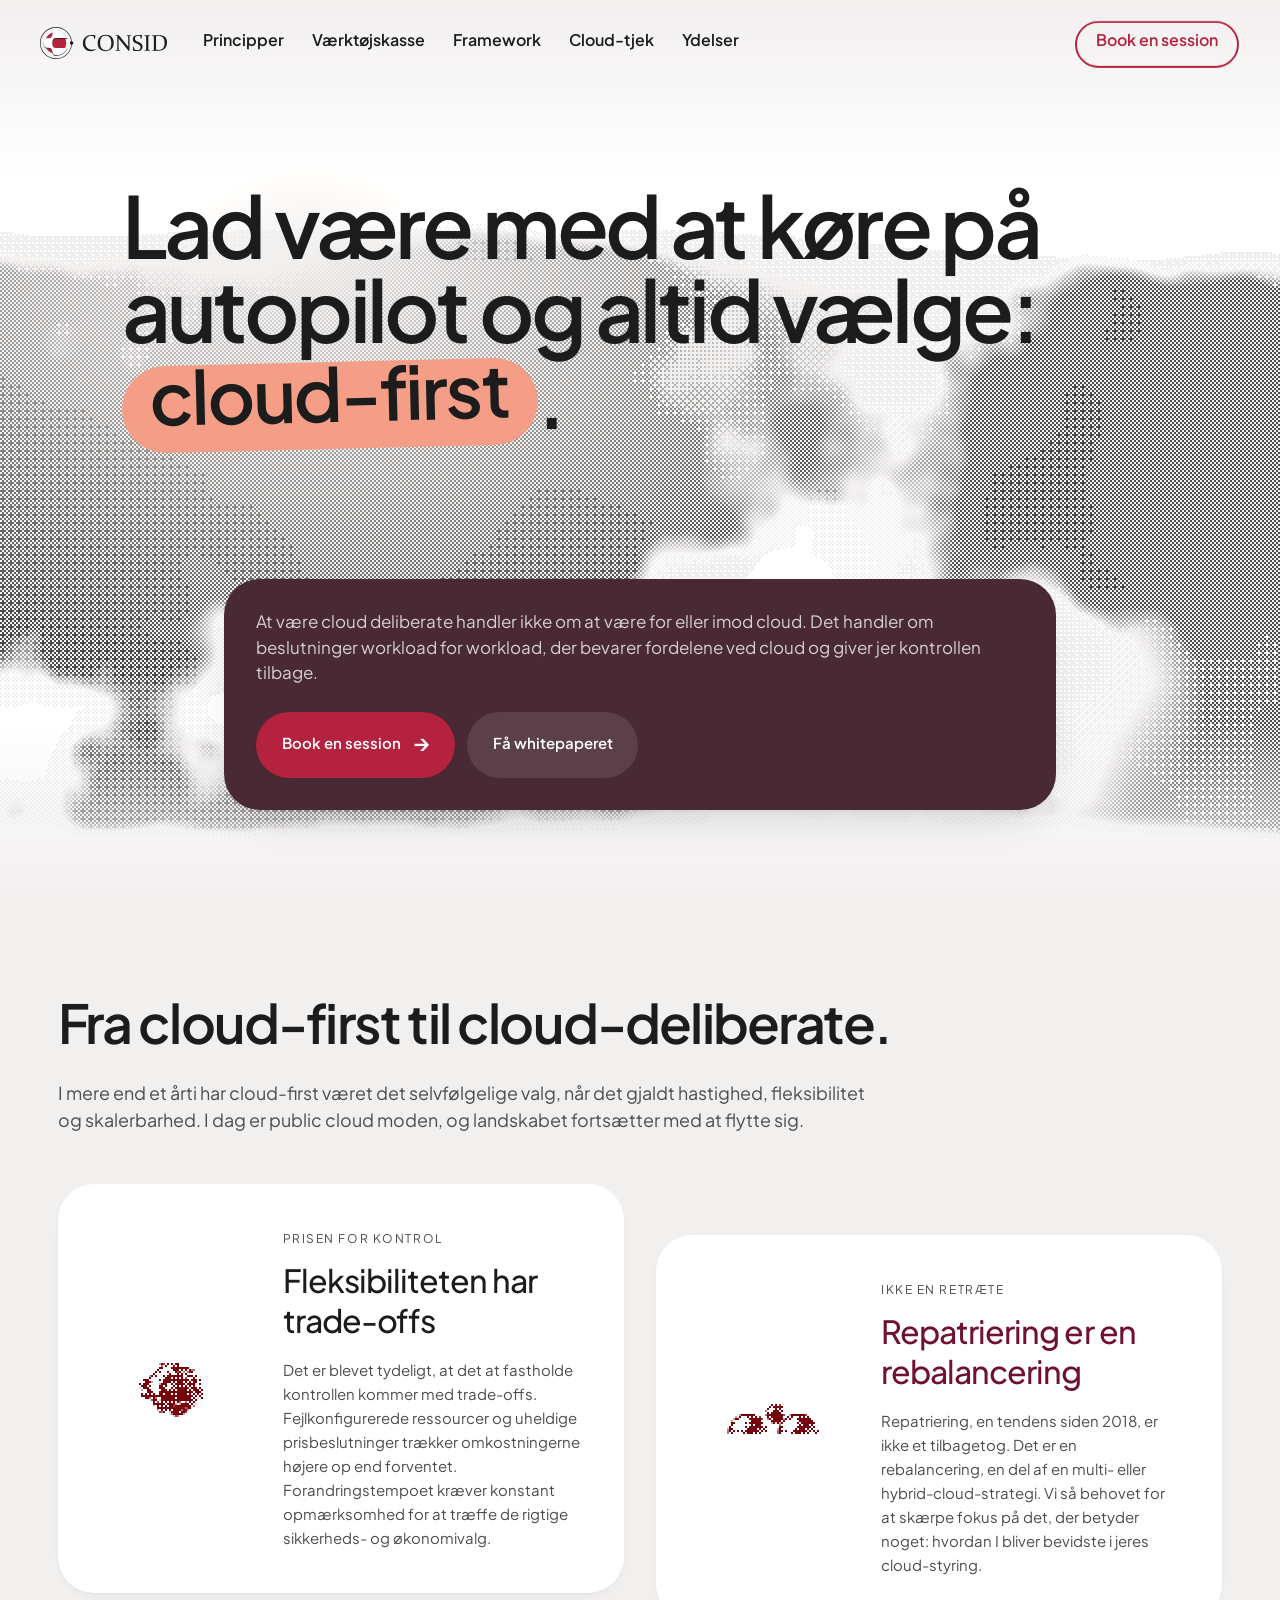
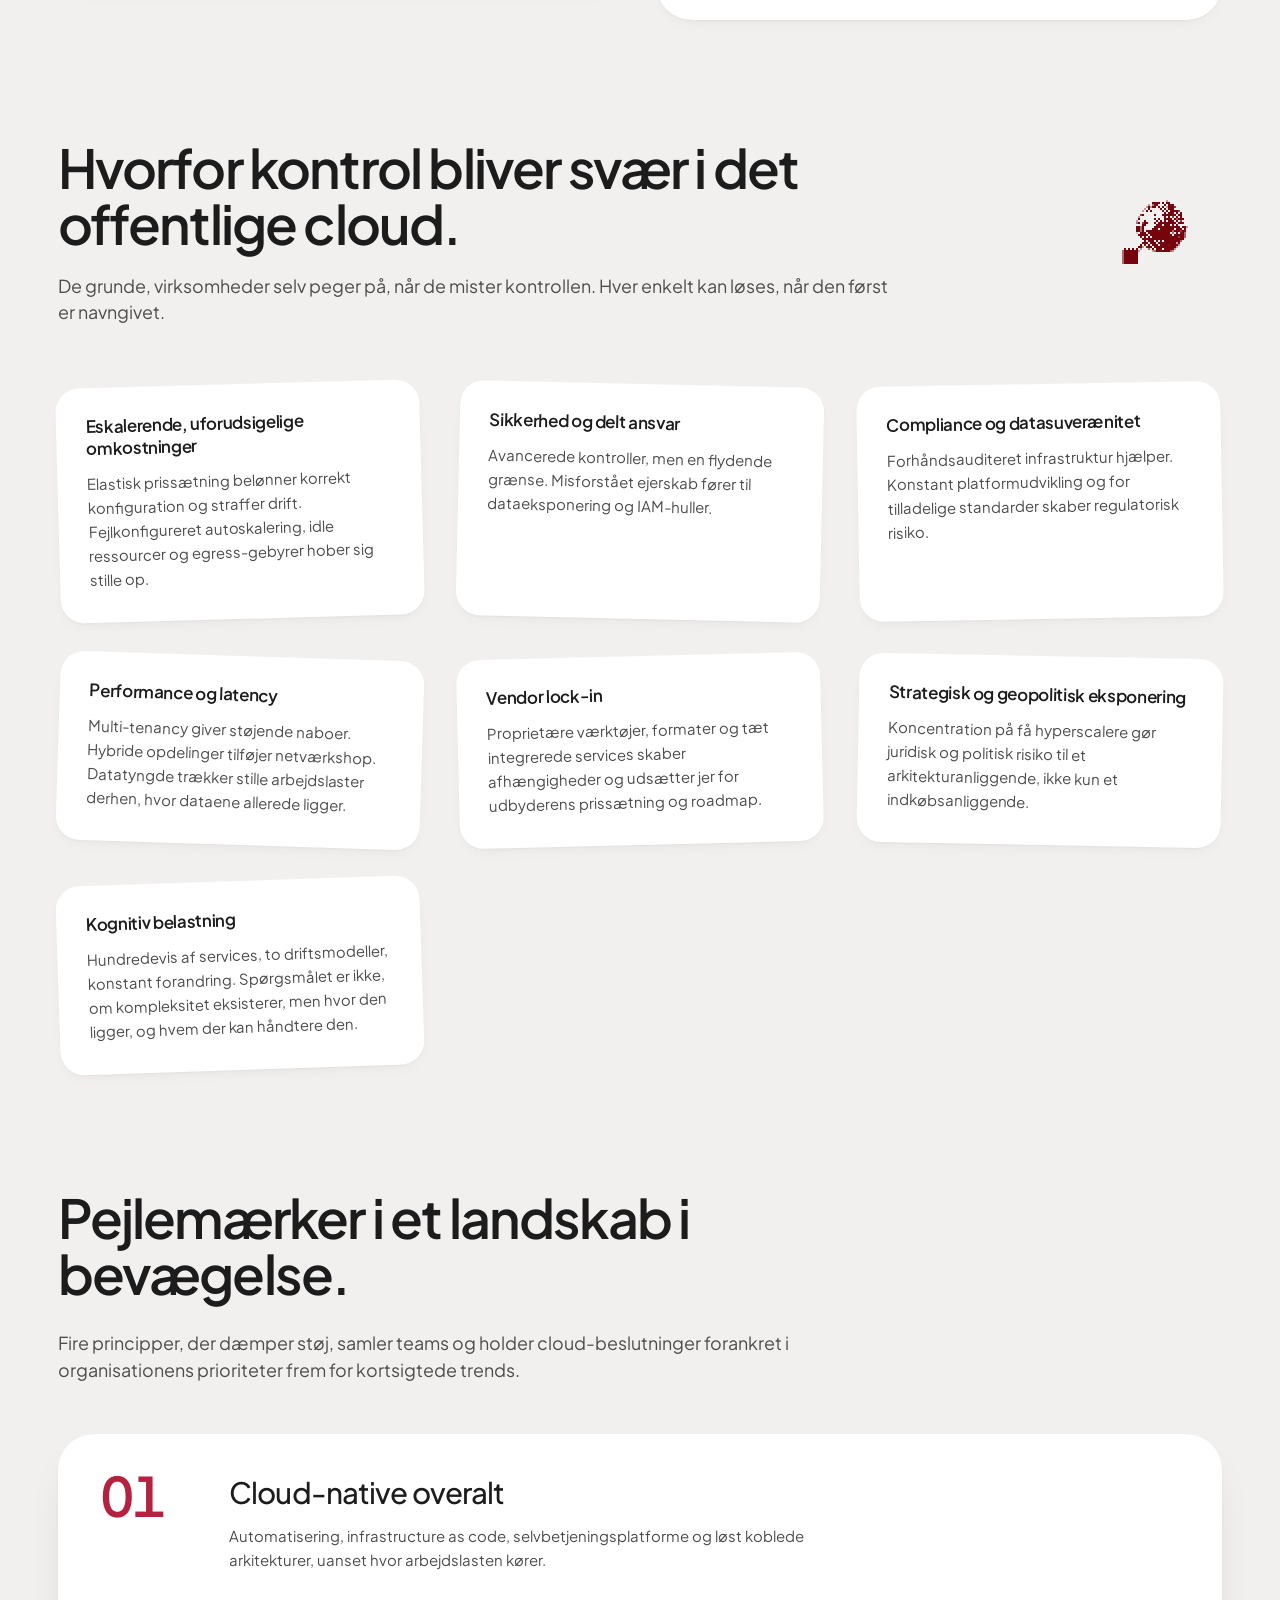
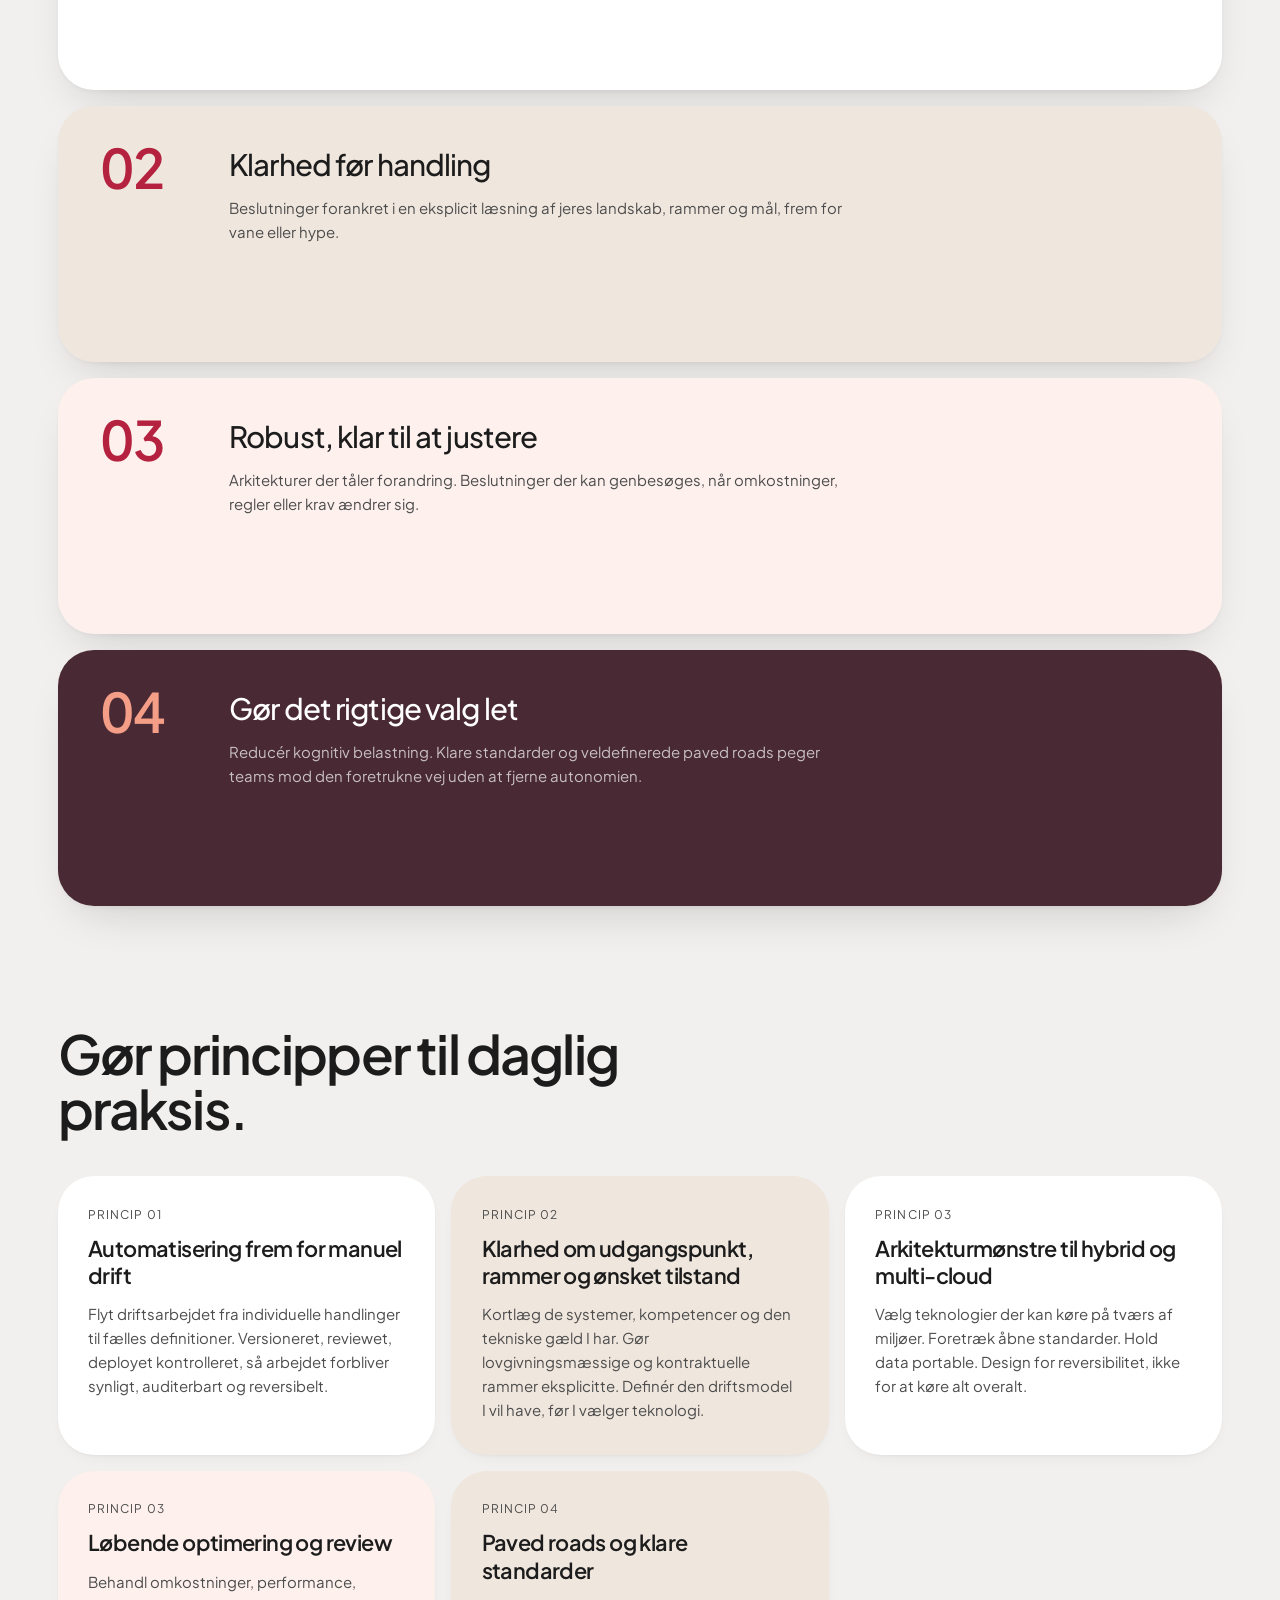
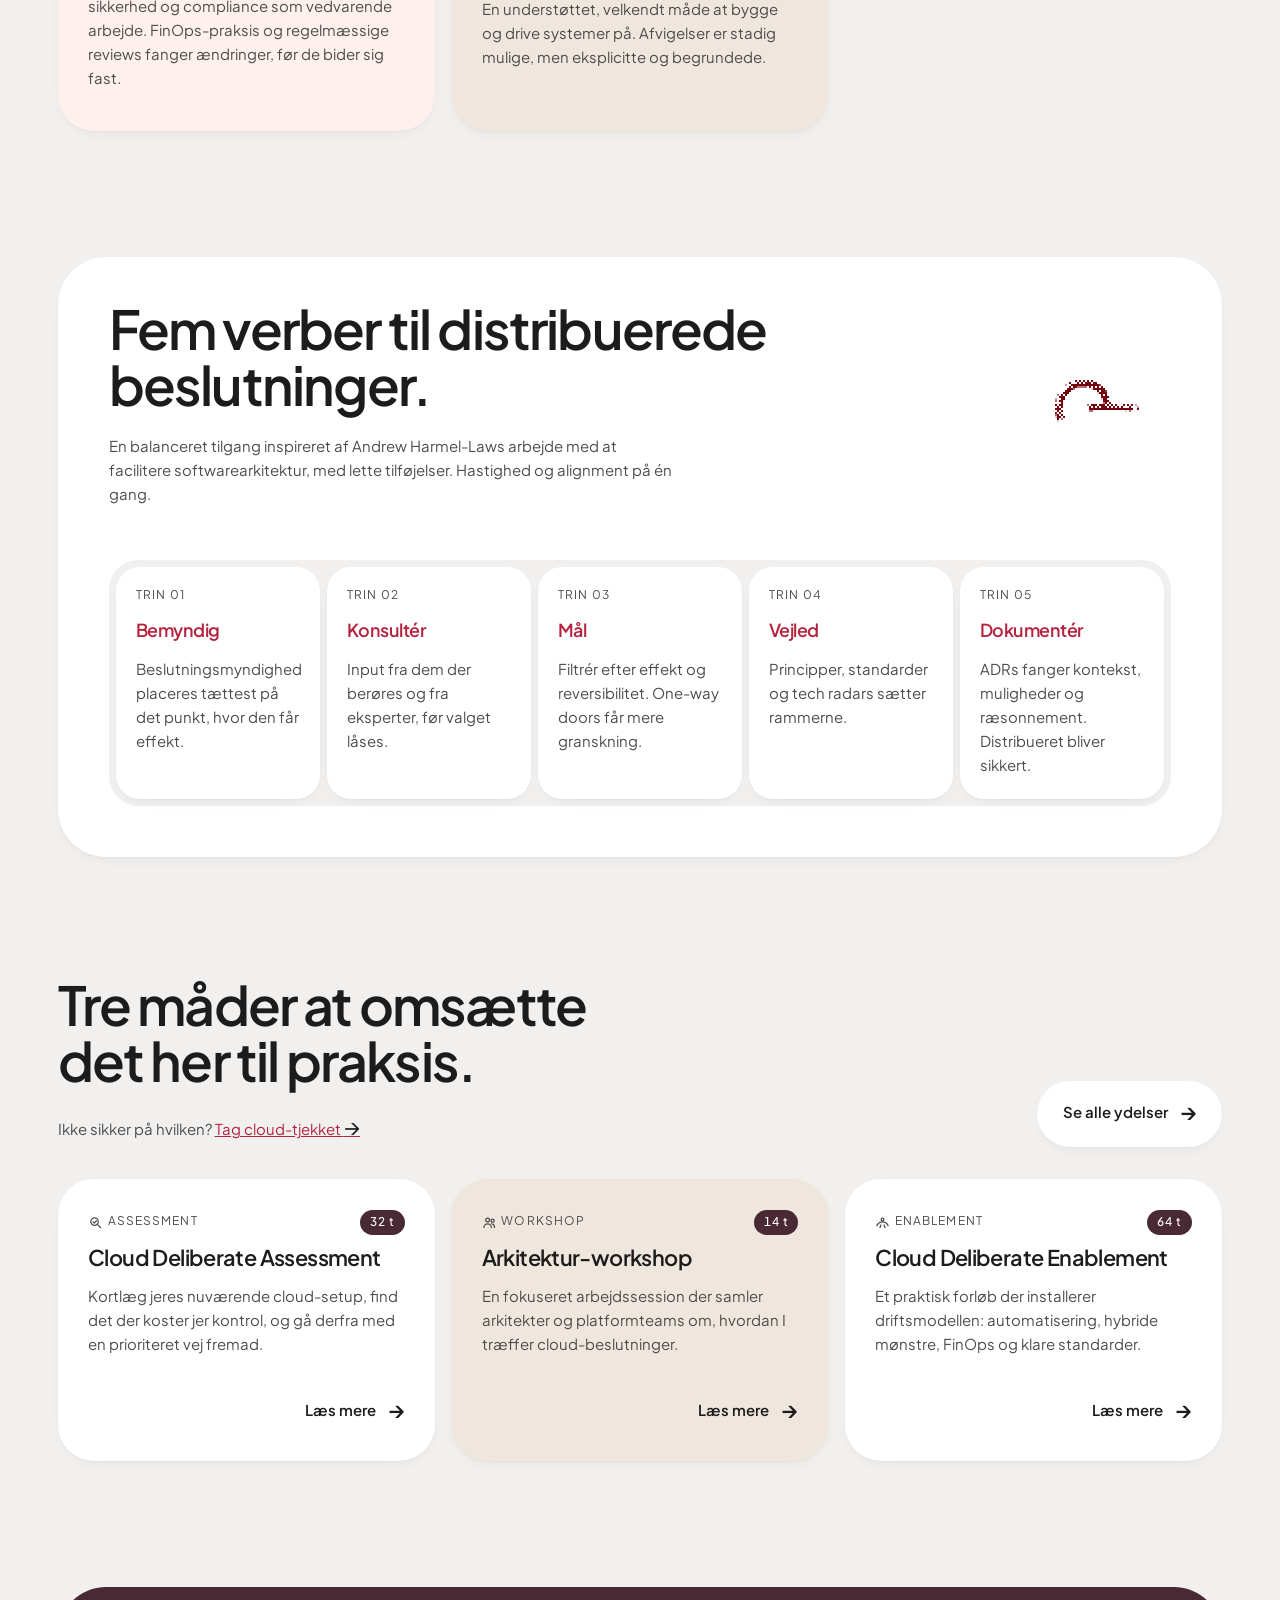
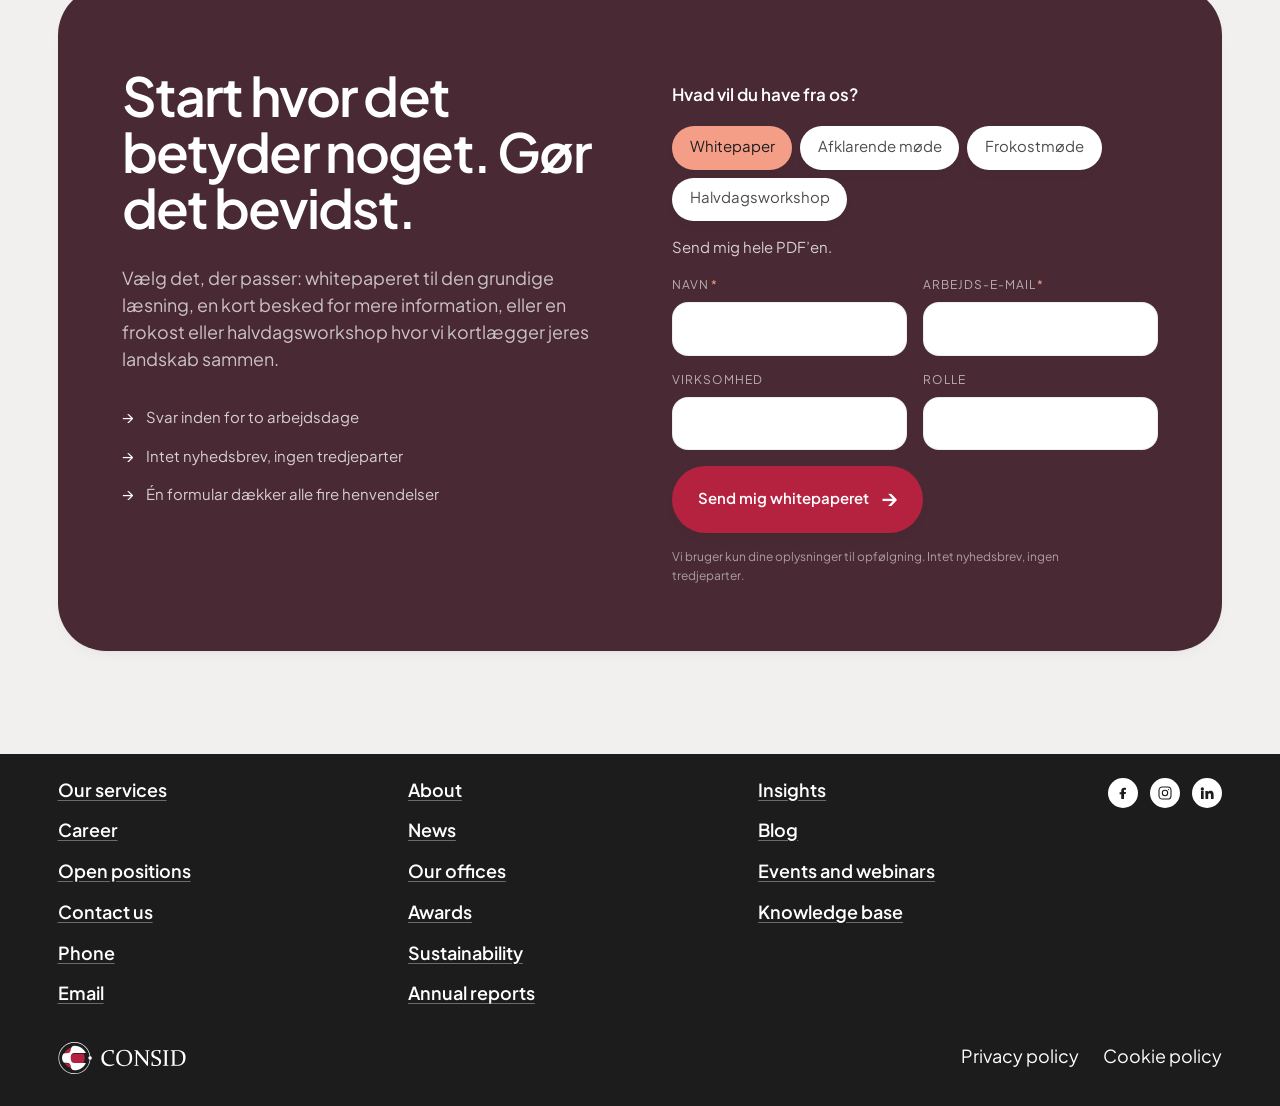
<file: index.html>
<!doctype html>
<html lang="da">
<head>
<meta charset="utf-8">
<title>Cloud Deliberate — Consid</title>
<meta name="description" content="At være cloud deliberate handler ikke om at være for eller imod cloud. Det handler om beslutninger workload for workload, der bevarer fordelene ved cloud og giver jer kontrollen tilbage.">
<meta name="viewport" content="width=device-width, initial-scale=1">
<meta name="robots" content="noindex,nofollow">
<link rel="canonical" href="https://frijec.github.io/cloud-deliberate/">
<link rel="icon" type="image/png" href="assets/favicon.png">
<meta name="theme-color" content="#492A34">
<meta property="og:type" content="website">
<meta property="og:site_name" content="Consid">
<meta property="og:title" content="Cloud Deliberate — Consid">
<meta property="og:description" content="At være cloud deliberate handler ikke om at være for eller imod cloud. Det handler om beslutninger workload for workload, der bevarer fordelene ved cloud og giver jer kontrollen tilbage.">
<meta property="og:url" content="https://frijec.github.io/cloud-deliberate/">
<meta property="og:image" content="https://frijec.github.io/cloud-deliberate/assets/og/home.png">
<meta property="og:image:width" content="1200">
<meta property="og:image:height" content="630">
<meta property="og:image:alt" content="Cloud Deliberate — et Consid Denmark-initiativ">
<meta property="og:locale" content="da_DK">
<meta name="twitter:card" content="summary_large_image">
<meta name="twitter:title" content="Cloud Deliberate — Consid">
<meta name="twitter:description" content="At være cloud deliberate handler ikke om at være for eller imod cloud. Det handler om beslutninger workload for workload, der bevarer fordelene ved cloud og giver jer kontrollen tilbage.">
<meta name="twitter:image" content="https://frijec.github.io/cloud-deliberate/assets/og/home.png">
<link rel="stylesheet" href="assets/site.css">
</head>
<body>
<a class="skip-link" href="#main">Spring til indhold</a>
<nav class="nav" id="nav">
  <div class="nav__in">
    <a class="brand" href="#top"><img class="brand__mark brand__mark--dark" src="assets/consid-logo-dark.svg" alt="Consid" width="128" height="32"><img class="brand__mark brand__mark--light" src="assets/consid-logo-white.svg" alt="Consid" width="128" height="32"></a>
    <div class="nav__links">
      <a class="nav__link" href="#principper">Principper</a>
      <a class="nav__link" href="#vaerktoejskasse">Værktøjskasse</a>
      <a class="nav__link" href="#framework">Framework</a>
      <a class="nav__link" href="cloud-tjek/">Cloud-tjek</a>
      <a class="nav__link" href="ydelser/">Ydelser</a>
      <a class="nav__cta" href="#kontakt" data-ask="moede">Book en session</a>
    </div>
  </div>
</nav>
<main id="main">

<header class="hero" id="top">
  <canvas id="heroClouds" aria-hidden="true"></canvas>
  <div class="hero__fade" aria-hidden="true"></div>
  <div class="hero__headline wrap">
    <h1 data-split>Lad være med at køre på autopilot og altid vælge: <span class="pill">cloud-first</span>.</h1>
  </div>
  <div class="hero__cards wrap">
    <div class="statcard hero__leadcard">
      <p class="lead">At være cloud deliberate handler ikke om at være for eller imod cloud. Det handler om beslutninger workload for workload, der bevarer fordelene ved cloud og giver jer kontrollen tilbage.</p>
      <div class="hero__cta">
        <a class="btn btn--primary" href="#kontakt" data-ask="moede">Book en session <span class="arw">→</span></a>
        <a class="btn btn--onDark" href="#kontakt" data-ask="whitepaper">Få whitepaperet</a>
      </div>
    </div>
  </div>
</header>

<section class="stack" id="skiftet">
  <div class="wrap">
    <h2 class="reveal thesis__intro">Fra cloud-first til cloud-deliberate.</h2>
    <p class="lead reveal" style="margin-top:var(--s-5)">I mere end et årti har cloud-first været det selvfølgelige valg, når det gjaldt hastighed, fleksibilitet og skalerbarhed. I dag er public cloud moden, og landskabet fortsætter med at flytte sig.</p>
    <div class="thesis">
      <div class="tcard tcard--a reveal">
        <div class="card-illus" data-illus="drift" aria-hidden="true"></div>
        <div class="tcard__body">
          <span class="mono">Prisen for kontrol</span>
          <h3>Fleksibiliteten har trade-offs</h3>
          <p>Det er blevet tydeligt, at det at fastholde kontrollen kommer med trade-offs. Fejlkonfigurerede ressourcer og uheldige pris&shy;beslutninger trækker omkostningerne højere op end forventet. Forandringstempoet kræver konstant opmærksomhed for at træffe de rigtige sikkerheds- og økonomi&shy;valg.</p>
        </div>
      </div>
      <div class="tcard tcard--b reveal">
        <div class="card-illus" data-illus="repatriate" aria-hidden="true"></div>
        <div class="tcard__body">
          <span class="mono">Ikke en retræte</span>
          <h3>Repatriering er en rebalancering</h3>
          <p>Repatriering, en tendens siden 2018, er ikke et tilbagetog. Det er en rebalancering, en del af en multi- eller hybrid-cloud-strategi. Vi så behovet for at skærpe fokus på det, der betyder noget: hvordan I bliver bevidste i jeres cloud-styring.</p>
        </div>
      </div>
    </div>
  </div>
</section>

<section class="stack" id="baggrund">
  <div class="wrap">
    <div class="sechead">
      <div class="sechead__text">
        <h2 class="reveal">Hvorfor kontrol bliver svær i det offentlige cloud.</h2>
        <p class="lead reveal">De grunde, virksomheder selv peger på, når de mister kontrollen. Hver enkelt kan løses, når den først er navngivet.</p>
      </div>
      <div class="sechead__illus" data-illus="tether" aria-hidden="true"></div>
    </div>
    <div class="scatter">
      <div class="scard reveal">
        <h3 class="scard__h">Eskalerende, uforudsigelige omkostninger</h3>
        <p class="scard__b">Elastisk prissætning belønner korrekt konfiguration og straffer drift. Fejlkonfigureret autoskalering, idle ressourcer og egress-gebyrer hober sig stille op.</p>
      </div>
      <div class="scard reveal">
        <h3 class="scard__h">Sikkerhed og delt ansvar</h3>
        <p class="scard__b">Avancerede kontroller, men en flydende grænse. Misforstået ejerskab fører til dataeksponering og IAM-huller.</p>
      </div>
      <div class="scard reveal">
        <h3 class="scard__h">Compliance og datasuverænitet</h3>
        <p class="scard__b">Forhåndsauditeret infrastruktur hjælper. Konstant platformudvikling og for tilladelige standarder skaber regulatorisk risiko.</p>
      </div>
      <div class="scard reveal">
        <h3 class="scard__h">Performance og latency</h3>
        <p class="scard__b">Multi-tenancy giver støjende naboer. Hybride opdelinger tilføjer netværkshop. Datatyngde trækker stille arbejdslaster derhen, hvor dataene allerede ligger.</p>
      </div>
      <div class="scard reveal">
        <h3 class="scard__h">Vendor lock-in</h3>
        <p class="scard__b">Proprietære værktøjer, formater og tæt integrerede services skaber afhængigheder og udsætter jer for udbyderens prissætning og roadmap.</p>
      </div>
      <div class="scard reveal">
        <h3 class="scard__h">Strategisk og geopolitisk eksponering</h3>
        <p class="scard__b">Koncentration på få hyperscalere gør juridisk og politisk risiko til et arkitekturanliggende, ikke kun et indkøbsanliggende.</p>
      </div>
      <div class="scard reveal">
        <h3 class="scard__h">Kognitiv belastning</h3>
        <p class="scard__b">Hundredevis af services, to driftsmodeller, konstant forandring. Spørgsmålet er ikke, om kompleksitet eksisterer, men hvor den ligger, og hvem der kan håndtere den.</p>
      </div>
    </div>
  </div>
</section>

<section class="stack" id="principper">
  <div class="wrap">
    <h2 class="reveal" style="max-width:18ch">Pejlemærker i et landskab i bevægelse.</h2>
    <p class="lead reveal" style="margin-top:var(--s-5)">Fire principper, der dæmper støj, samler teams og holder cloud-beslutninger forankret i organisationens prioriteter frem for kortsigtede trends.</p>
    <div class="pstack">
      <article class="pcard" id="princip-1">
        <div class="pcard__n">01</div>
        <div>
          <h3>Cloud-native overalt</h3>
          <p>Automatisering, infrastructure as code, selvbetjeningsplatforme og løst koblede arkitekturer, uanset hvor arbejdslasten kører.</p>
        </div>
      </article>
      <article class="pcard" id="princip-2">
        <div class="pcard__n">02</div>
        <div>
          <h3>Klarhed før handling</h3>
          <p>Beslutninger forankret i en eksplicit læsning af jeres landskab, rammer og mål, frem for vane eller hype.</p>
        </div>
      </article>
      <article class="pcard" id="princip-3">
        <div class="pcard__n">03</div>
        <div>
          <h3>Robust, klar til at justere</h3>
          <p>Arkitekturer der tåler forandring. Beslutninger der kan genbesøges, når omkostninger, regler eller krav ændrer sig.</p>
        </div>
      </article>
      <article class="pcard" id="princip-4">
        <div class="pcard__n">04</div>
        <div>
          <h3>Gør det rigtige valg let</h3>
          <p>Reducér kognitiv belastning. Klare standarder og veldefinerede paved roads peger teams mod den foretrukne vej uden at fjerne autonomien.</p>
        </div>
      </article>
    </div>
  </div>
</section>

<section class="stack" id="vaerktoejskasse">
  <div class="wrap">
    <h2 class="reveal" style="max-width:18ch">Gør principper til daglig praksis.</h2>
    <div class="vgrid">
      <div class="ocard ocard--static reveal">
        <span class="ocard__tag">Princip 01</span>
        <h3>Automatisering frem for manuel drift</h3>
        <p>Flyt driftsarbejdet fra individuelle handlinger til fælles definitioner. Versioneret, reviewet, deployet kontrolleret, så arbejdet forbliver synligt, auditerbart og reversibelt.</p>
      </div>
      <div class="ocard ocard--static reveal">
        <span class="ocard__tag">Princip 02</span>
        <h3>Klarhed om udgangspunkt, rammer og ønsket tilstand</h3>
        <p>Kortlæg de systemer, kompetencer og den tekniske gæld I har. Gør lovgivningsmæssige og kontraktuelle rammer eksplicitte. Definér den driftsmodel I vil have, før I vælger teknologi.</p>
      </div>
      <div class="ocard ocard--static reveal">
        <span class="ocard__tag">Princip 03</span>
        <h3>Arkitekturmønstre til hybrid og multi-cloud</h3>
        <p>Vælg teknologier der kan køre på tværs af miljøer. Foretræk åbne standarder. Hold data portable. Design for reversibilitet, ikke for at køre alt overalt.</p>
      </div>
      <div class="ocard ocard--static reveal">
        <span class="ocard__tag">Princip 03</span>
        <h3>Løbende optimering og review</h3>
        <p>Behandl omkostninger, performance, sikkerhed og compliance som vedvarende arbejde. FinOps-praksis og regelmæssige reviews fanger ændringer, før de bider sig fast.</p>
      </div>
      <div class="ocard ocard--static reveal">
        <span class="ocard__tag">Princip 04</span>
        <h3>Paved roads og klare standarder</h3>
        <p>En understøttet, velkendt måde at bygge og drive systemer på. Afvigelser er stadig mulige, men eksplicitte og begrundede.</p>
      </div>
    </div>
  </div>
</section>

<section class="stack" id="framework">
  <div class="wrap">
    <div class="ladderwrap">
      <div class="sechead">
        <div class="sechead__text">
          <h2 class="reveal">Fem verber til distribuerede beslutninger.</h2>
          <p class="ladder__hint reveal">En balanceret tilgang inspireret af Andrew Harmel-Laws arbejde med at facilitere softwarearkitektur, med lette tilføjelser. Hastighed og alignment på én gang.</p>
        </div>
        <div class="sechead__illus" data-illus="handoff" aria-hidden="true"></div>
      </div>
      <ol class="verbs" role="list">
        <li class="verb reveal" role="listitem"><span class="verb__lab">Trin 01</span><span class="verb__name">Bemyndig</span><p>Beslutningsmyndighed placeres tættest på det punkt, hvor den får effekt.</p></li>
        <li class="verb reveal" role="listitem"><span class="verb__lab">Trin 02</span><span class="verb__name">Konsultér</span><p>Input fra dem der berøres og fra eksperter, før valget låses.</p></li>
        <li class="verb reveal" role="listitem"><span class="verb__lab">Trin 03</span><span class="verb__name">Mål</span><p>Filtrér efter effekt og reversibilitet. One-way doors får mere granskning.</p></li>
        <li class="verb reveal" role="listitem"><span class="verb__lab">Trin 04</span><span class="verb__name">Vejled</span><p>Principper, standarder og tech radars sætter rammerne.</p></li>
        <li class="verb reveal" role="listitem"><span class="verb__lab">Trin 05</span><span class="verb__name">Dokumentér</span><p>ADRs fanger kontekst, muligheder og ræsonnement. Distribueret bliver sikkert.</p></li>
      </ol>
    </div>
  </div>
</section>

<section class="stack" id="ydelser">
  <div class="wrap">
    <div class="railhead">
      <div>
        <h2 class="reveal" style="max-width:16ch">Tre måder at omsætte det her til praksis.</h2>
        <p class="reveal" style="margin-top:var(--s-4);color:var(--graphite);font-size:var(--t-small)">Ikke sikker på hvilken? <a href="cloud-tjek/" style="color:var(--crimson)">Tag cloud-tjekket <span class="arw">→</span></a></p>
      </div>
      <a class="btn btn--soft reveal" href="ydelser/">Se alle ydelser <span class="arw">→</span></a>
    </div>
    <div class="vgrid">
      <a class="ocard ocard--y reveal" href="ydelser/assessment.html">
        <span class="ocard__top">
          <span class="ocard__tag"><svg class="oicon" viewBox="0 0 24 24" fill="none" stroke="currentColor" stroke-width="2" stroke-linecap="round" stroke-linejoin="round" aria-hidden="true"><circle cx="10.5" cy="10.5" r="6"/><path d="M15 15l5 5"/><path d="M8 11l2 2 3.5-4"/></svg>Assessment</span>
          <span class="hours">32<span class="sr-only"> timer</span><span aria-hidden="true"> t</span></span>
        </span>
        <h3>Cloud Deliberate Assessment</h3>
        <p>Kortlæg jeres nuværende cloud-setup, find det der koster jer kontrol, og gå derfra med en prioriteret vej fremad.</p>
        <span class="ocard__foot">
          <span class="ocard__more">Læs mere <span class="arw">→</span></span>
        </span>
      </a>
      <a class="ocard ocard--y reveal" href="ydelser/arkitektur-workshop.html">
        <span class="ocard__top">
          <span class="ocard__tag"><svg class="oicon" viewBox="0 0 24 24" fill="none" stroke="currentColor" stroke-width="2" stroke-linecap="round" stroke-linejoin="round" aria-hidden="true"><circle cx="9" cy="8" r="3"/><path d="M3 20c0-3.3 2.7-6 6-6s6 2.7 6 6"/><circle cx="17" cy="9" r="2.5"/><path d="M15.5 14c2.5.3 4.5 2.4 4.5 6"/></svg>Workshop</span>
          <span class="hours">14<span class="sr-only"> timer</span><span aria-hidden="true"> t</span></span>
        </span>
        <h3>Arkitektur-workshop</h3>
        <p>En fokuseret arbejdssession der samler arkitekter og platformteams om, hvordan I træffer cloud-beslutninger.</p>
        <span class="ocard__foot">
          <span class="ocard__more">Læs mere <span class="arw">→</span></span>
        </span>
      </a>
      <a class="ocard ocard--y reveal" href="ydelser/enablement.html">
        <span class="ocard__top">
          <span class="ocard__tag"><svg class="oicon" viewBox="0 0 24 24" fill="none" stroke="currentColor" stroke-width="2" stroke-linecap="round" stroke-linejoin="round" aria-hidden="true"><path d="M3 17c4-8 14-8 18 0"/><path d="M8 20l1.5-4M16 20l-1.5-4"/><circle cx="12" cy="7" r="2.2"/></svg>Enablement</span>
          <span class="hours">64<span class="sr-only"> timer</span><span aria-hidden="true"> t</span></span>
        </span>
        <h3>Cloud Deliberate Enablement</h3>
        <p>Et praktisk forløb der installerer driftsmodellen: automatisering, hybride mønstre, FinOps og klare standarder.</p>
        <span class="ocard__foot">
          <span class="ocard__more">Læs mere <span class="arw">→</span></span>
        </span>
      </a>
    </div>
  </div>
</section>

<section class="stack" id="kontakt">
  <div class="wrap">
    <div class="ctacard leadcard reveal">
      <canvas class="ctacard__noise" aria-hidden="true"></canvas>
      <div class="ctacard__content">
        <div class="leadcard__copy">
          <h2>Start hvor det betyder noget. Gør det bevidst.</h2>
          <p class="lead" style="margin-top:var(--s-5)">Vælg det, der passer: whitepaperet til den grundige læsning, en kort besked for mere information, eller en frokost eller halvdagsworkshop hvor vi kortlægger jeres landskab sammen.</p>
          <ul class="leadpoints">
            <li><span class="arw" aria-hidden="true">→</span>Svar inden for to arbejdsdage</li>
            <li><span class="arw" aria-hidden="true">→</span>Intet nyhedsbrev, ingen tredjeparter</li>
            <li><span class="arw" aria-hidden="true">→</span>Én formular dækker alle fire henvendelser</li>
          </ul>
        </div>
        <div class="leadcard__form">
          <form id="leadform" class="leadform" method="POST" data-mailto="anders.bendtsen@consid.com">
            <input type="hidden" name="_subject" value="Cloud Deliberate — ny henvendelse">
            <input type="hidden" name="kilde" value="cloud-deliberate/forside">
            <fieldset class="ask">
              <legend class="ask__legend">Hvad vil du have fra os?</legend>
              <div class="ask__opts">
                <input type="radio" id="ask-whitepaper" name="oenske" value="Whitepaper" checked><label class="opt" for="ask-whitepaper">Whitepaper</label>
                <input type="radio" id="ask-moede" name="oenske" value="Afklarende møde"><label class="opt" for="ask-moede">Afklarende møde</label>
                <input type="radio" id="ask-frokost" name="oenske" value="Frokostmøde"><label class="opt" for="ask-frokost">Frokostmøde</label>
                <input type="radio" id="ask-workshop" name="oenske" value="Halvdagsworkshop"><label class="opt" for="ask-workshop">Halvdagsworkshop</label>
              </div>
              <p class="ask__hint" id="ask-hint" aria-live="polite">Send mig hele PDF&apos;en.</p>
            </fieldset>
            <div class="leadform__grid">
              <div class="field"><label for="lf-name">Navn<abbr title="påkrævet">*</abbr></label><input id="lf-name" name="navn" type="text" autocomplete="name" required></div>
              <div class="field"><label for="lf-email">Arbejds-e-mail<abbr title="påkrævet">*</abbr></label><input id="lf-email" name="email" type="email" autocomplete="email" required></div>
              <div class="field"><label for="lf-company">Virksomhed</label><input id="lf-company" name="virksomhed" type="text" autocomplete="organization"></div>
              <div class="field"><label for="lf-role">Rolle</label><input id="lf-role" name="rolle" type="text" autocomplete="organization-title"></div>
            </div>
            <button class="btn btn--primary" type="submit" id="lf-submit">Send mig whitepaperet <span class="arw">→</span></button>
            <p class="leadform__privacy">Vi bruger kun dine oplysninger til opfølgning. Intet nyhedsbrev, ingen tredjeparter.</p>
          </form>
          <p id="lf-status" role="status" hidden></p>
        </div>
      </div>
    </div>
  </div>
</section>

</main>

<footer class="footer">
  <div class="wrap">
    <div class="footer__grid">
      <div class="footer__col">
        <a href="https://www.consid.com/services/" target="_blank" rel="noopener">Our services</a>
        <a href="https://www.consid.com/career/" target="_blank" rel="noopener">Career</a>
        <a href="https://www.consid.com/career/open-positions/" target="_blank" rel="noopener">Open positions</a>
        <a href="https://www.consid.com/contact/" target="_blank" rel="noopener">Contact us</a>
        <a href="tel:+4536120210">Phone</a>
        <a href="mailto:info@consid.dk">Email</a>
      </div>
      <div class="footer__col">
        <a href="https://www.consid.com/about/" target="_blank" rel="noopener">About</a>
        <a href="https://www.consid.com/about/news/" target="_blank" rel="noopener">News</a>
        <a href="https://www.consid.com/about/offices/" target="_blank" rel="noopener">Our offices</a>
        <a href="https://www.consid.com/about/awards/" target="_blank" rel="noopener">Awards</a>
        <a href="https://www.consid.com/about/sustainability/" target="_blank" rel="noopener">Sustainability</a>
        <a href="https://www.consid.com/about/annual-reports/" target="_blank" rel="noopener">Annual reports</a>
      </div>
      <div class="footer__col">
        <a href="https://www.consid.com/insights/" target="_blank" rel="noopener">Insights</a>
        <a href="https://www.consid.com/insights/articles/" target="_blank" rel="noopener">Blog</a>
        <a href="https://www.consid.com/insights/events-webinars/" target="_blank" rel="noopener">Events and webinars</a>
        <a href="https://www.consid.com/insights/resources/" target="_blank" rel="noopener">Knowledge base</a>
      </div>
      <div class="footer__social" role="group" aria-label="Consid på sociale medier">
        <a href="https://www.facebook.com/consid.se/" target="_blank" rel="noopener" aria-label="Facebook"><svg viewBox="0 0 24 24" fill="currentColor" aria-hidden="true"><path d="M13.5 21v-7.5h2.5l.5-3h-3V8.5c0-.87.24-1.46 1.5-1.46H16.5V4.32C16.17 4.28 15.06 4.18 13.77 4.18c-2.6 0-4.38 1.58-4.38 4.5v2.02H6.9v3h2.5V21h4.1z"/></svg></a>
        <a href="https://www.instagram.com/consid_ab/" target="_blank" rel="noopener" aria-label="Instagram"><svg viewBox="0 0 24 24" fill="none" stroke="currentColor" stroke-width="1.6" aria-hidden="true"><rect x="3" y="3" width="18" height="18" rx="5"/><circle cx="12" cy="12" r="4"/><circle cx="17.2" cy="6.8" r=".9" fill="currentColor" stroke="none"/></svg></a>
        <a href="https://se.linkedin.com/company/consid-ab" target="_blank" rel="noopener" aria-label="LinkedIn"><svg viewBox="0 0 24 24" fill="currentColor" aria-hidden="true"><path d="M4.98 3.5a2.5 2.5 0 1 1 0 5 2.5 2.5 0 0 1 0-5zM3 9h4v12H3zM9.5 9h3.8v1.7h.05c.53-1 1.83-2 3.77-2 4.03 0 4.78 2.65 4.78 6.1V21h-4v-5.7c0-1.36-.02-3.1-1.9-3.1-1.9 0-2.2 1.48-2.2 3v5.8h-4z"/></svg></a>
      </div>
    </div>
    <div class="footer__bottom">
      <img class="footer__logo" src="assets/consid-logo-white.svg" alt="Consid" width="128" height="32">
      <div class="footer__legal">
        <a href="https://www.consid.com/legal/privacy-policy/" target="_blank" rel="noopener">Privacy policy</a>
        <a href="https://www.consid.com/legal/cookie-policy/" target="_blank" rel="noopener">Cookie policy</a>
      </div>
    </div>
  </div>
</footer>
<script type="application/ld+json">
{"@context":"https://schema.org","@graph":[
{"@type":"Organization","name":"Consid","url":"https://frijec.github.io/cloud-deliberate/","logo":"https://frijec.github.io/cloud-deliberate/assets/brand-mark.png"},
{"@type":"WebSite","name":"Cloud Deliberate","url":"https://frijec.github.io/cloud-deliberate/","inLanguage":"da-DK","publisher":{"@type":"Organization","name":"Consid"}}]}
</script>
<script src="assets/site.js"></script>
<script src="assets/herocloud.js"></script>
<script type="module" src="assets/dither.js"></script>
</body>
</html>
</file>
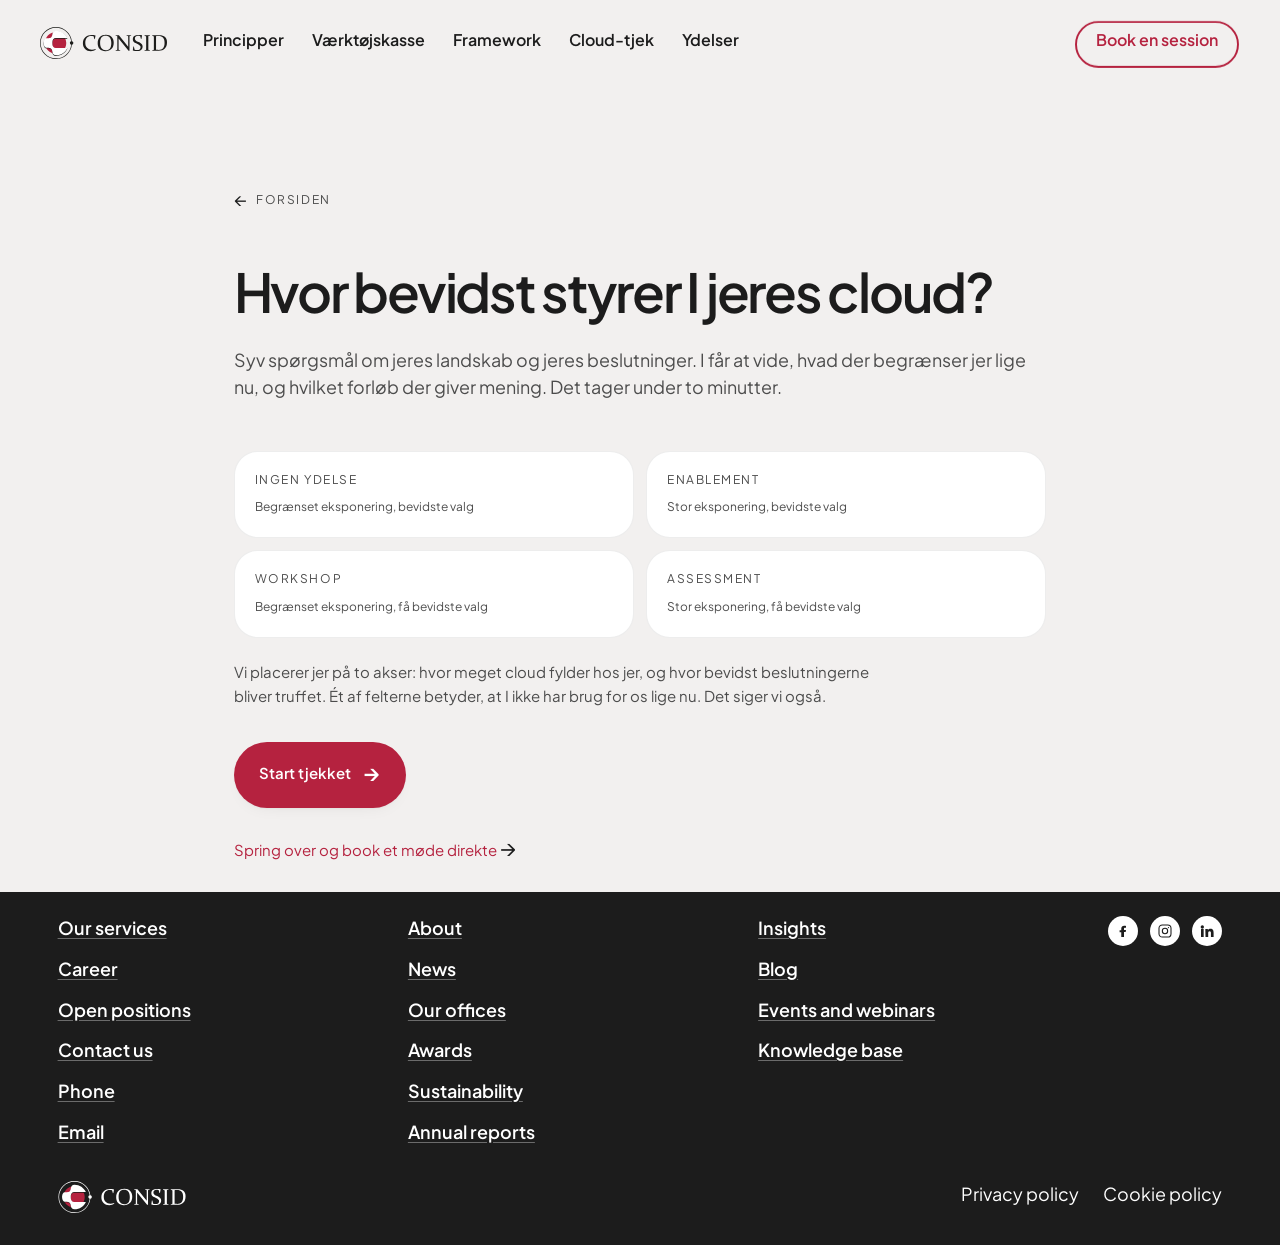
<file: cloud-tjek/index.html>
<!doctype html>
<html lang="da">
<head>
<meta charset="utf-8">
<title>Cloud-tjekket — Cloud Deliberate — Consid</title>
<meta name="description" content="Syv spørgsmål om jeres cloud-landskab og jeres beslutninger. Få at vide hvor I står, hvilket princip der begrænser jer, og hvilket forløb der giver mening. Under to minutter.">
<meta name="viewport" content="width=device-width, initial-scale=1">
<meta name="robots" content="noindex,nofollow">
<link rel="canonical" href="https://frijec.github.io/cloud-deliberate/cloud-tjek/">
<link rel="icon" type="image/png" href="../assets/favicon.png">
<meta name="theme-color" content="#492A34">
<meta property="og:type" content="website">
<meta property="og:site_name" content="Consid">
<meta property="og:title" content="Cloud-tjekket — Cloud Deliberate — Consid">
<meta property="og:description" content="Syv spørgsmål om jeres cloud-landskab og jeres beslutninger. Få at vide hvor I står, hvilket princip der begrænser jer, og hvilket forløb der giver mening. Under to minutter.">
<meta property="og:url" content="https://frijec.github.io/cloud-deliberate/cloud-tjek/">
<meta property="og:image" content="https://frijec.github.io/cloud-deliberate/assets/og/cloud-tjek.png">
<meta property="og:image:width" content="1200">
<meta property="og:image:height" content="630">
<meta property="og:image:alt" content="Cloud-tjekket — Cloud Deliberate — Consid">
<meta property="og:locale" content="da_DK">
<meta name="twitter:card" content="summary_large_image">
<meta name="twitter:title" content="Cloud-tjekket — Cloud Deliberate — Consid">
<meta name="twitter:description" content="Syv spørgsmål om jeres cloud-landskab og jeres beslutninger. Få at vide hvor I står, hvilket princip der begrænser jer, og hvilket forløb der giver mening. Under to minutter.">
<meta name="twitter:image" content="https://frijec.github.io/cloud-deliberate/assets/og/cloud-tjek.png">
<link rel="stylesheet" href="../assets/site.css">
</head>
<body>
<a class="skip-link" href="#main">Spring til indhold</a>
<nav class="nav" id="nav">
  <div class="nav__in">
    <a class="brand" href="../#top"><img class="brand__mark brand__mark--dark" src="../assets/consid-logo-dark.svg" alt="Consid" width="128" height="32"><img class="brand__mark brand__mark--light" src="../assets/consid-logo-white.svg" alt="Consid" width="128" height="32"></a>
    <div class="nav__links">
      <a class="nav__link" href="../#principper">Principper</a>
      <a class="nav__link" href="../#vaerktoejskasse">Værktøjskasse</a>
      <a class="nav__link" href="../#framework">Framework</a>
      <a class="nav__link" href="./">Cloud-tjek</a>
      <a class="nav__link" href="../ydelser/">Ydelser</a>
      <a class="nav__cta" href="../?ask=moede#kontakt">Book en session</a>
    </div>
  </div>
</nav>
<main id="main">

<section class="stack">
  <div class="wrap wrap--narrow">
    <a class="backlink backlink--light reveal" href="../#top"><span class="arw">←</span> Forsiden</a>
    <h1 class="reveal" style="font-size:var(--t-h2);max-width:20ch;margin-top:var(--s-5)">Hvor bevidst styrer I jeres cloud?</h1>
    <p class="lead reveal" style="margin-top:var(--s-5)">Syv spørgsmål om jeres landskab og jeres beslutninger. I får at vide, hvad der begrænser jer lige nu, og hvilket forløb der giver mening. Det tager under to minutter.</p>

    <div id="tjek">

      <!-- 1. INTRO -->
      <section class="tjek-stage is-active" data-stage="intro">
        <div class="tjek-quad tjek-quad--intro" aria-hidden="true">
          <div class="tjek-quad__cell" data-cell="ingen"><span class="mono">Ingen ydelse</span><p>Begrænset eksponering, bevidste valg</p></div>
          <div class="tjek-quad__cell" data-cell="enablement"><span class="mono">Enablement</span><p>Stor eksponering, bevidste valg</p></div>
          <div class="tjek-quad__cell" data-cell="workshop"><span class="mono">Workshop</span><p>Begrænset eksponering, få bevidste valg</p></div>
          <div class="tjek-quad__cell" data-cell="assessment"><span class="mono">Assessment</span><p>Stor eksponering, få bevidste valg</p></div>
        </div>
        <p class="tjek-note">Vi placerer jer på to akser: hvor meget cloud fylder hos jer, og hvor bevidst beslutningerne bliver truffet. Ét af felterne betyder, at I ikke har brug for os lige nu. Det siger vi også.</p>
        <div class="tjek-actions">
          <button class="btn btn--primary" type="button" id="tjek-start">Start tjekket <span class="arw">→</span></button>
        </div>
        <noscript>
          <p class="tjek-note">Tjekket kræver JavaScript for at kunne regne på jeres svar. Er det slået fra, så book et afklarende møde i stedet, og tag spørgsmålene med os direkte.</p>
        </noscript>
        <p class="tjek-skipline"><a href="../?ask=moede#kontakt">Spring over og book et møde direkte <span class="arw">→</span></a></p>
      </section>

      <!-- 2. QUIZ -->
      <!-- No aria-live here: focus moves to the question on every step,
           which announces it once. A live region as well would read the
           whole stage a second time. -->
      <section class="tjek-stage" data-stage="quiz">
        <div class="tjek__head">
          <span class="mono" id="tjek-progress">Spørgsmål 1 af 7</span>
          <span class="tjek__head-actions">
            <button class="tjek__back" type="button" id="tjek-back" hidden><span class="arw">←</span> Tilbage</button>
            <a class="tjek__skip" href="../?ask=moede#kontakt">Spring over</a>
          </span>
        </div>
        <div class="tjek__bar" role="progressbar" aria-valuemin="1" aria-valuemax="7" aria-valuenow="1" aria-label="Fremdrift"><span id="tjek-bar"></span></div>
        <h2 class="tjek__q" id="tjek-question" data-focus tabindex="-1"></h2>
        <p class="tjek__hint" id="tjek-hint" hidden></p>
        <div class="tjek__opts" id="tjek-options"></div>
        <div class="tjek-actions">
          <button class="btn btn--primary" type="button" id="tjek-next" hidden>Videre <span class="arw">→</span></button>
        </div>
      </section>

      <!-- 3. RESULT -->
      <section class="tjek-stage" data-stage="result">
        <p class="mono tjek-result__quad" data-quad></p>
        <h2 class="tjek-result__title" data-result-title data-focus tabindex="-1"></h2>
        <p class="lead" data-result-body style="margin-top:var(--s-4)"></p>

        <div class="tjek-axes">
          <div class="tjek-axis">
            <span class="mono">Eksponering</span>
            <p data-axis-eksponering></p>
            <span class="tjek-axis__d">Hvor meget cloud fylder, og hvor hurtigt regningen flytter sig</span>
          </div>
          <div class="tjek-axis">
            <span class="mono">Bevidsthed</span>
            <p data-axis-bevidsthed></p>
            <span class="tjek-axis__d">Hvor systematisk beslutningerne bliver truffet og skrevet ned</span>
          </div>
        </div>

        <p class="tjek-limit" data-limiting hidden>Det, der begrænser jer lige nu: <strong data-limiting-name></strong>. <a href="../#principper">Læs princippet <span class="arw">→</span></a></p>

        <div class="tjek-quad" aria-hidden="true">
          <div class="tjek-quad__cell" data-cell="ingen"><span class="mono">Ingen ydelse</span><p>Begrænset eksponering, bevidste valg</p></div>
          <div class="tjek-quad__cell" data-cell="enablement"><span class="mono">Enablement</span><p>Stor eksponering, bevidste valg</p></div>
          <div class="tjek-quad__cell" data-cell="workshop"><span class="mono">Workshop</span><p>Begrænset eksponering, få bevidste valg</p></div>
          <div class="tjek-quad__cell" data-cell="assessment"><span class="mono">Assessment</span><p>Stor eksponering, få bevidste valg</p></div>
        </div>

        <div class="tjek-ydelse" data-ydelse hidden>
          <span class="mono">Det forløb der passer</span>
          <h3><span data-ydelse-navn></span> <span class="hours" data-ydelse-timer></span></h3>
          <a class="btn btn--soft" data-ydelse-link href="#">Læs hvad det indeholder <span class="arw">→</span></a>
        </div>

        <div class="tjek-ydelse" data-ingen hidden>
          <span class="mono">Ingen ydelse lige nu</span>
          <h3>Tag whitepaperet i stedet</h3>
          <a class="btn btn--soft" href="../?ask=whitepaper#kontakt">Få whitepaperet <span class="arw">→</span></a>
        </div>

        <div class="tjek-actions">
          <button class="btn btn--primary" type="button" data-to-form>Få en gennemgang af jeres svar <span class="arw">→</span></button>
          <button class="btn btn--soft" type="button" data-restart>Tag tjekket forfra</button>
        </div>
        <p class="tjek-skipline" data-secondary hidden>Ikke klar til en samtale? <a href="../?ask=whitepaper#kontakt">Få whitepaperet i stedet <span class="arw">→</span></a></p>
      </section>

      <!-- 4. LEAD FORM -->
      <section class="tjek-stage" data-stage="form">
        <h2 class="tjek-result__title" data-focus tabindex="-1" style="font-size:var(--t-h3)">En gennemgang af jeres svar</h2>
        <p class="lead" data-form-intro style="margin-top:var(--s-4)"></p>
        <p class="tjekform__only">Kun e-mailen er påkrævet. Resten hjælper os med at gøre gennemgangen konkret.</p>

        <form id="tjek-form" class="tjekform" novalidate>
          <div class="tjekform__grid">
            <div class="field"><label for="tj-company">Virksomhed</label><input id="tj-company" name="company" type="text" maxlength="150" autocomplete="organization"></div>
            <div class="field"><label for="tj-role">Rolle</label><input id="tj-role" name="role" type="text" maxlength="120" autocomplete="organization-title"></div>
            <div class="field field--full">
              <label for="tj-spend">Omtrentligt årligt cloud-forbrug</label>
              <select id="tj-spend" name="cloud_spend">
                <option value="Ved ikke">Ved ikke</option>
                <option value="Under 1 mio. kr.">Under 1 mio. kr.</option>
                <option value="1-5 mio. kr.">1-5 mio. kr.</option>
                <option value="5-20 mio. kr.">5-20 mio. kr.</option>
                <option value="Over 20 mio. kr.">Over 20 mio. kr.</option>
              </select>
            </div>
            <!-- Pre-filled from the fase they scored lowest on, so the
                 visitor edits a sentence instead of composing one. -->
            <div class="field field--full">
              <label for="tj-challenge">Største cloud-udfordring lige nu</label>
              <textarea id="tj-challenge" name="biggest_challenge" rows="3" maxlength="2000" aria-describedby="tj-challenge-hint"></textarea>
              <span class="field__hint" id="tj-challenge-hint" data-challenge-hint hidden></span>
            </div>
            <div class="field field--full"><label for="tj-email">Arbejds-e-mail<abbr title="påkrævet">*</abbr></label><input id="tj-email" name="email" type="email" autocomplete="email" maxlength="255" required></div>
            <div class="field field--full"><label for="tj-value">Hvad ville gøre en samtale værdifuld for jer?</label><input id="tj-value" name="conversation_value" type="text" maxlength="300"></div>
          </div>
          <div class="tjekform__hp" aria-hidden="true">
            <label for="tj-website">Lad dette felt stå tomt</label>
            <input id="tj-website" name="company_website" type="text" tabindex="-1" autocomplete="off">
          </div>
          <p class="tjekform__error" id="tjek-error" role="alert" hidden></p>
          <div class="tjek-actions">
            <button class="btn btn--primary" type="submit" id="tjek-submit">Send og få en gennemgang <span class="arw">→</span></button>
          </div>
          <p class="tjekform__privacy">Vi bruger kun dine oplysninger til opfølgning. Intet nyhedsbrev, ingen tredjeparter.</p>
        </form>

        <p class="tjekform__done" id="tjek-done" tabindex="-1" hidden>Tak. Vi har åbnet en mail med dine svar. Tryk send, så vender vi tilbage inden for to arbejdsdage. Åbnede der ikke en mail? Skriv direkte til <a href="mailto:anders.bendtsen@consid.com">anders.bendtsen@consid.com</a>.</p>
      </section>

    </div>
  </div>
</section>

</main>

<footer class="footer">
  <div class="wrap">
    <div class="footer__grid">
      <div class="footer__col">
        <a href="https://www.consid.com/services/" target="_blank" rel="noopener">Our services</a>
        <a href="https://www.consid.com/career/" target="_blank" rel="noopener">Career</a>
        <a href="https://www.consid.com/career/open-positions/" target="_blank" rel="noopener">Open positions</a>
        <a href="https://www.consid.com/contact/" target="_blank" rel="noopener">Contact us</a>
        <a href="tel:+4536120210">Phone</a>
        <a href="mailto:info@consid.dk">Email</a>
      </div>
      <div class="footer__col">
        <a href="https://www.consid.com/about/" target="_blank" rel="noopener">About</a>
        <a href="https://www.consid.com/about/news/" target="_blank" rel="noopener">News</a>
        <a href="https://www.consid.com/about/offices/" target="_blank" rel="noopener">Our offices</a>
        <a href="https://www.consid.com/about/awards/" target="_blank" rel="noopener">Awards</a>
        <a href="https://www.consid.com/about/sustainability/" target="_blank" rel="noopener">Sustainability</a>
        <a href="https://www.consid.com/about/annual-reports/" target="_blank" rel="noopener">Annual reports</a>
      </div>
      <div class="footer__col">
        <a href="https://www.consid.com/insights/" target="_blank" rel="noopener">Insights</a>
        <a href="https://www.consid.com/insights/articles/" target="_blank" rel="noopener">Blog</a>
        <a href="https://www.consid.com/insights/events-webinars/" target="_blank" rel="noopener">Events and webinars</a>
        <a href="https://www.consid.com/insights/resources/" target="_blank" rel="noopener">Knowledge base</a>
      </div>
      <div class="footer__social" role="group" aria-label="Consid på sociale medier">
        <a href="https://www.facebook.com/consid.se/" target="_blank" rel="noopener" aria-label="Facebook"><svg viewBox="0 0 24 24" fill="currentColor" aria-hidden="true"><path d="M13.5 21v-7.5h2.5l.5-3h-3V8.5c0-.87.24-1.46 1.5-1.46H16.5V4.32C16.17 4.28 15.06 4.18 13.77 4.18c-2.6 0-4.38 1.58-4.38 4.5v2.02H6.9v3h2.5V21h4.1z"/></svg></a>
        <a href="https://www.instagram.com/consid_ab/" target="_blank" rel="noopener" aria-label="Instagram"><svg viewBox="0 0 24 24" fill="none" stroke="currentColor" stroke-width="1.6" aria-hidden="true"><rect x="3" y="3" width="18" height="18" rx="5"/><circle cx="12" cy="12" r="4"/><circle cx="17.2" cy="6.8" r=".9" fill="currentColor" stroke="none"/></svg></a>
        <a href="https://se.linkedin.com/company/consid-ab" target="_blank" rel="noopener" aria-label="LinkedIn"><svg viewBox="0 0 24 24" fill="currentColor" aria-hidden="true"><path d="M4.98 3.5a2.5 2.5 0 1 1 0 5 2.5 2.5 0 0 1 0-5zM3 9h4v12H3zM9.5 9h3.8v1.7h.05c.53-1 1.83-2 3.77-2 4.03 0 4.78 2.65 4.78 6.1V21h-4v-5.7c0-1.36-.02-3.1-1.9-3.1-1.9 0-2.2 1.48-2.2 3v5.8h-4z"/></svg></a>
      </div>
    </div>
    <div class="footer__bottom">
      <img class="footer__logo" src="../assets/consid-logo-white.svg" alt="Consid" width="128" height="32">
      <div class="footer__legal">
        <a href="https://www.consid.com/legal/privacy-policy/" target="_blank" rel="noopener">Privacy policy</a>
        <a href="https://www.consid.com/legal/cookie-policy/" target="_blank" rel="noopener">Cookie policy</a>
      </div>
    </div>
  </div>
</footer>

<script src="../assets/site.js"></script>
<script src="../assets/tjek.js"></script>
</body>
</html>
</file>
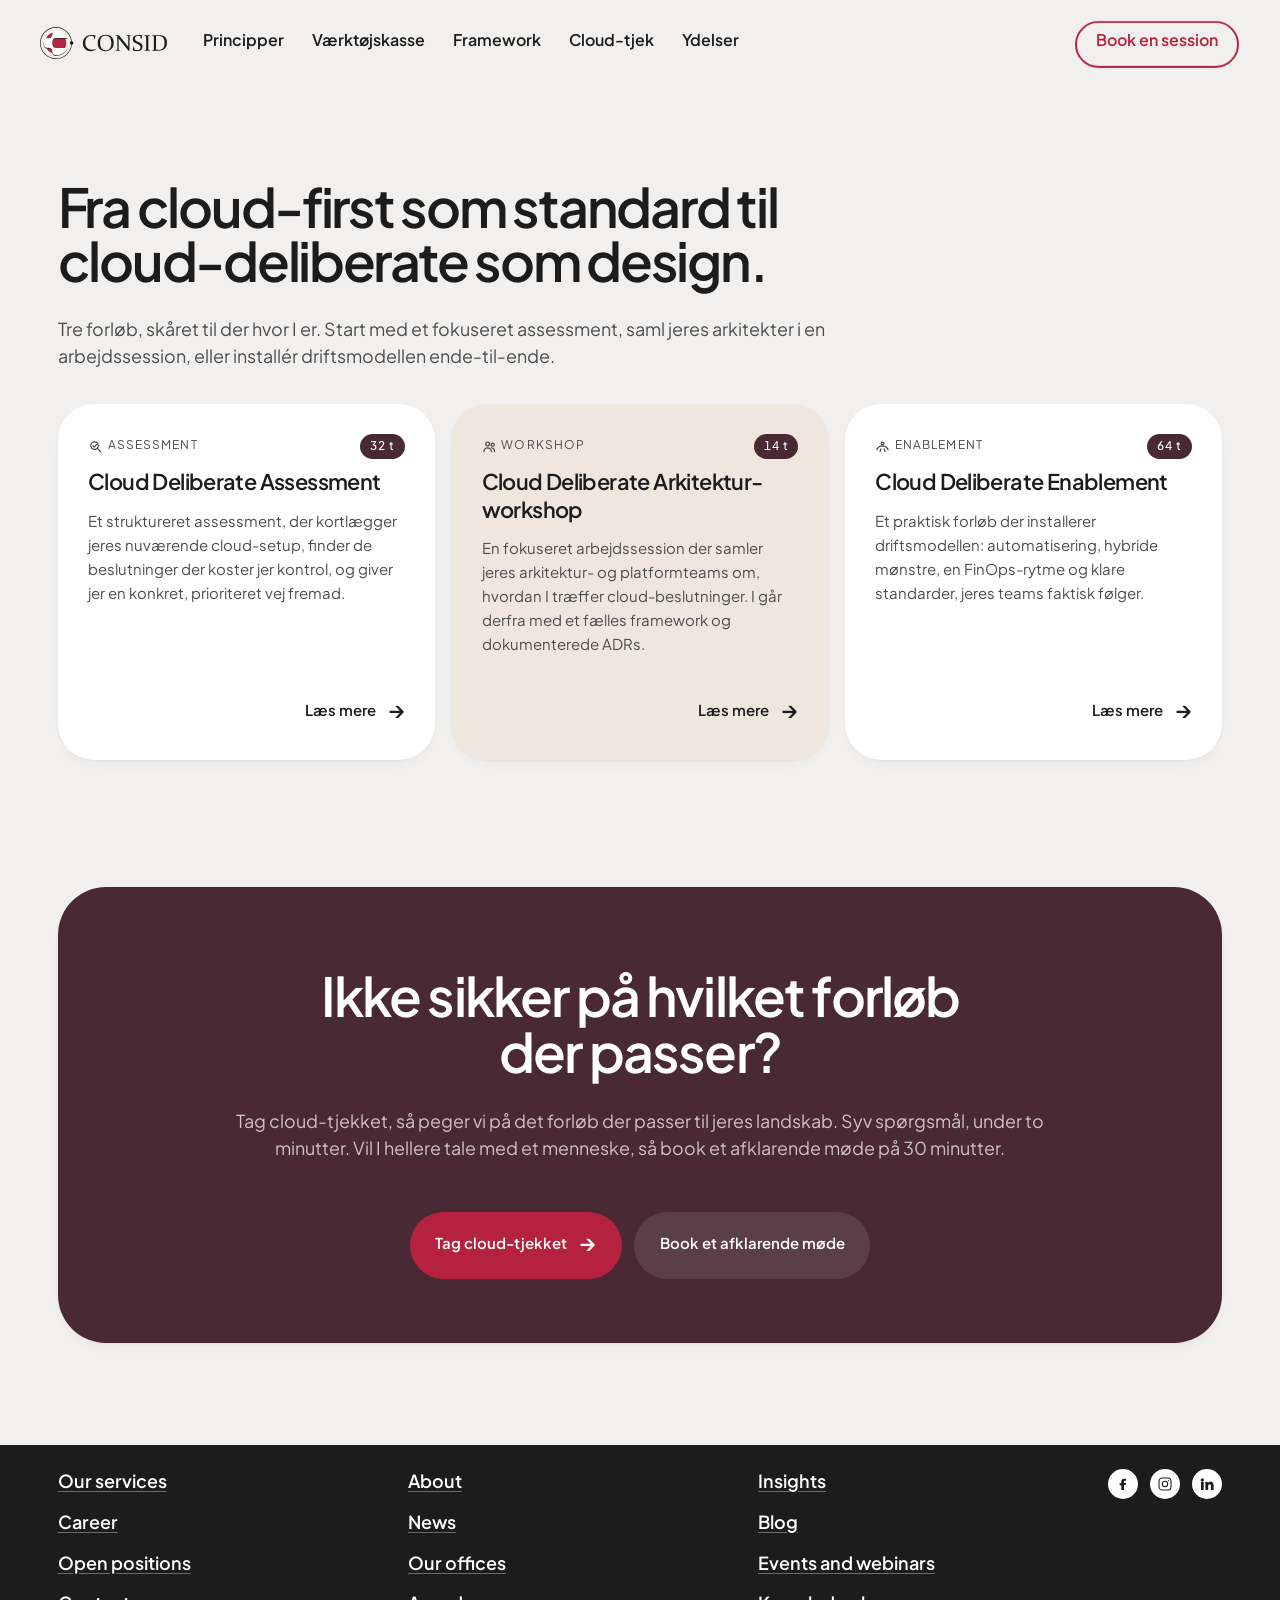
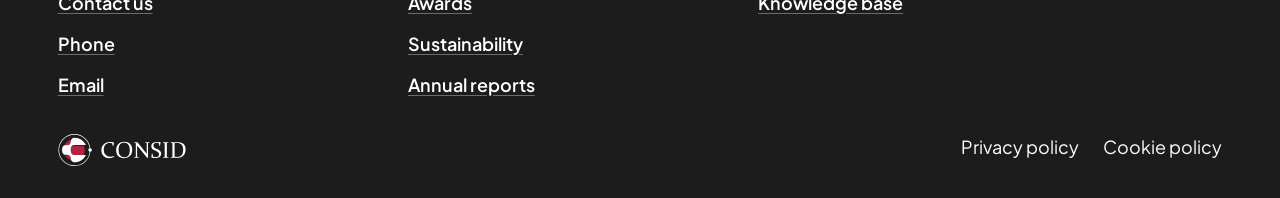
<file: ydelser/index.html>
<!doctype html>
<html lang="da">
<head>
<meta charset="utf-8">
<title>Ydelser — Cloud Deliberate — Consid</title>
<meta name="description" content="Tre forløb, skåret til der hvor I er. Start med et fokuseret assessment, saml jeres arkitekter i en arbejdssession, eller installér driftsmodellen ende-til-ende.">
<meta name="viewport" content="width=device-width, initial-scale=1">
<meta name="robots" content="noindex,nofollow">
<link rel="canonical" href="https://frijec.github.io/cloud-deliberate/ydelser/">
<link rel="icon" type="image/png" href="../assets/favicon.png">
<meta name="theme-color" content="#492A34">
<meta property="og:type" content="website">
<meta property="og:site_name" content="Consid">
<meta property="og:title" content="Ydelser — Cloud Deliberate — Consid">
<meta property="og:description" content="Tre forløb, skåret til der hvor I er. Start med et fokuseret assessment, saml jeres arkitekter i en arbejdssession, eller installér driftsmodellen ende-til-ende.">
<meta property="og:url" content="https://frijec.github.io/cloud-deliberate/ydelser/">
<meta property="og:image" content="https://frijec.github.io/cloud-deliberate/assets/og/ydelser.png">
<meta property="og:image:width" content="1200">
<meta property="og:image:height" content="630">
<meta property="og:image:alt" content="Ydelser — Cloud Deliberate — Consid">
<meta property="og:locale" content="da_DK">
<meta name="twitter:card" content="summary_large_image">
<meta name="twitter:title" content="Ydelser — Cloud Deliberate — Consid">
<meta name="twitter:description" content="Tre forløb, skåret til der hvor I er. Start med et fokuseret assessment, saml jeres arkitekter i en arbejdssession, eller installér driftsmodellen ende-til-ende.">
<meta name="twitter:image" content="https://frijec.github.io/cloud-deliberate/assets/og/ydelser.png">
<link rel="stylesheet" href="../assets/site.css">
</head>
<body>
<a class="skip-link" href="#main">Spring til indhold</a>
<nav class="nav" id="nav">
  <div class="nav__in">
    <a class="brand" href="../#top"><img class="brand__mark brand__mark--dark" src="../assets/consid-logo-dark.svg" alt="Consid" width="128" height="32"><img class="brand__mark brand__mark--light" src="../assets/consid-logo-white.svg" alt="Consid" width="128" height="32"></a>
    <div class="nav__links">
      <a class="nav__link" href="../#principper">Principper</a>
      <a class="nav__link" href="../#vaerktoejskasse">Værktøjskasse</a>
      <a class="nav__link" href="../#framework">Framework</a>
      <a class="nav__link" href="../cloud-tjek/">Cloud-tjek</a>
      <a class="nav__link" href="./">Ydelser</a>
      <a class="nav__cta" href="../?ask=moede#kontakt">Book en session</a>
    </div>
  </div>
</nav>
<main id="main">

<section class="stack">
  <div class="wrap">
    <h1 class="reveal" style="font-size:var(--t-h2);max-width:20ch">Fra cloud-first som standard til cloud-deliberate som design.</h1>
    <p class="lead reveal" style="margin-top:var(--s-5)">Tre forløb, skåret til der hvor I er. Start med et fokuseret assessment, saml jeres arkitekter i en arbejdssession, eller installér driftsmodellen ende-til-ende.</p>

    <div class="vgrid">
      <a class="ocard ocard--y reveal" href="assessment.html">
        <span class="ocard__top">
          <span class="ocard__tag"><svg class="oicon" viewBox="0 0 24 24" fill="none" stroke="currentColor" stroke-width="2" stroke-linecap="round" stroke-linejoin="round" aria-hidden="true"><circle cx="10.5" cy="10.5" r="6"/><path d="M15 15l5 5"/><path d="M8 11l2 2 3.5-4"/></svg>Assessment</span>
          <span class="hours">32<span class="sr-only"> timer</span><span aria-hidden="true"> t</span></span>
        </span>
        <h2>Cloud Deliberate Assessment</h2>
        <p>Et struktureret assessment, der kortlægger jeres nuværende cloud-setup, finder de beslutninger der koster jer kontrol, og giver jer en konkret, prioriteret vej fremad.</p>
        <span class="ocard__foot">
          <span class="ocard__more">Læs mere <span class="arw">→</span></span>
        </span>
      </a>

      <a class="ocard ocard--y reveal" href="arkitektur-workshop.html">
        <span class="ocard__top">
          <span class="ocard__tag"><svg class="oicon" viewBox="0 0 24 24" fill="none" stroke="currentColor" stroke-width="2" stroke-linecap="round" stroke-linejoin="round" aria-hidden="true"><circle cx="9" cy="8" r="3"/><path d="M3 20c0-3.3 2.7-6 6-6s6 2.7 6 6"/><circle cx="17" cy="9" r="2.5"/><path d="M15.5 14c2.5.3 4.5 2.4 4.5 6"/></svg>Workshop</span>
          <span class="hours">14<span class="sr-only"> timer</span><span aria-hidden="true"> t</span></span>
        </span>
        <h2>Cloud Deliberate Arkitektur-workshop</h2>
        <p>En fokuseret arbejdssession der samler jeres arkitektur- og platform&shy;teams om, hvordan I træffer cloud-beslutninger. I går derfra med et fælles framework og dokumenterede ADRs.</p>
        <span class="ocard__foot">
          <span class="ocard__more">Læs mere <span class="arw">→</span></span>
        </span>
      </a>

      <a class="ocard ocard--y reveal" href="enablement.html">
        <span class="ocard__top">
          <span class="ocard__tag"><svg class="oicon" viewBox="0 0 24 24" fill="none" stroke="currentColor" stroke-width="2" stroke-linecap="round" stroke-linejoin="round" aria-hidden="true"><path d="M3 17c4-8 14-8 18 0"/><path d="M8 20l1.5-4M16 20l-1.5-4"/><circle cx="12" cy="7" r="2.2"/></svg>Enablement</span>
          <span class="hours">64<span class="sr-only"> timer</span><span aria-hidden="true"> t</span></span>
        </span>
        <h2>Cloud Deliberate Enablement</h2>
        <p>Et praktisk forløb der installerer driftsmodellen: automatisering, hybride mønstre, en FinOps-rytme og klare standarder, jeres teams faktisk følger.</p>
        <span class="ocard__foot">
          <span class="ocard__more">Læs mere <span class="arw">→</span></span>
        </span>
      </a>
    </div>
  </div>
</section>

<section class="stack">
  <div class="wrap">
    <div class="ctacard">
      <canvas class="ctacard__noise" aria-hidden="true"></canvas>
      <div class="ctacard__content">
        <h2 class="reveal">Ikke sikker på hvilket forløb der passer?</h2>
        <p class="lead reveal">Tag cloud-tjekket, så peger vi på det forløb der passer til jeres landskab. Syv spørgsmål, under to minutter. Vil I hellere tale med et menneske, så book et afklarende møde på 30 minutter.</p>
        <div class="ctacard__actions reveal">
          <a class="btn btn--primary" href="../cloud-tjek/">Tag cloud-tjekket <span class="arw">→</span></a>
          <a class="btn btn--onDark" href="../?ask=moede#kontakt">Book et afklarende møde</a>
        </div>
      </div>
    </div>
  </div>
</section>

</main>

<footer class="footer">
  <div class="wrap">
    <div class="footer__grid">
      <div class="footer__col">
        <a href="https://www.consid.com/services/" target="_blank" rel="noopener">Our services</a>
        <a href="https://www.consid.com/career/" target="_blank" rel="noopener">Career</a>
        <a href="https://www.consid.com/career/open-positions/" target="_blank" rel="noopener">Open positions</a>
        <a href="https://www.consid.com/contact/" target="_blank" rel="noopener">Contact us</a>
        <a href="tel:+4536120210">Phone</a>
        <a href="mailto:info@consid.dk">Email</a>
      </div>
      <div class="footer__col">
        <a href="https://www.consid.com/about/" target="_blank" rel="noopener">About</a>
        <a href="https://www.consid.com/about/news/" target="_blank" rel="noopener">News</a>
        <a href="https://www.consid.com/about/offices/" target="_blank" rel="noopener">Our offices</a>
        <a href="https://www.consid.com/about/awards/" target="_blank" rel="noopener">Awards</a>
        <a href="https://www.consid.com/about/sustainability/" target="_blank" rel="noopener">Sustainability</a>
        <a href="https://www.consid.com/about/annual-reports/" target="_blank" rel="noopener">Annual reports</a>
      </div>
      <div class="footer__col">
        <a href="https://www.consid.com/insights/" target="_blank" rel="noopener">Insights</a>
        <a href="https://www.consid.com/insights/articles/" target="_blank" rel="noopener">Blog</a>
        <a href="https://www.consid.com/insights/events-webinars/" target="_blank" rel="noopener">Events and webinars</a>
        <a href="https://www.consid.com/insights/resources/" target="_blank" rel="noopener">Knowledge base</a>
      </div>
      <div class="footer__social" role="group" aria-label="Consid på sociale medier">
        <a href="https://www.facebook.com/consid.se/" target="_blank" rel="noopener" aria-label="Facebook"><svg viewBox="0 0 24 24" fill="currentColor" aria-hidden="true"><path d="M13.5 21v-7.5h2.5l.5-3h-3V8.5c0-.87.24-1.46 1.5-1.46H16.5V4.32C16.17 4.28 15.06 4.18 13.77 4.18c-2.6 0-4.38 1.58-4.38 4.5v2.02H6.9v3h2.5V21h4.1z"/></svg></a>
        <a href="https://www.instagram.com/consid_ab/" target="_blank" rel="noopener" aria-label="Instagram"><svg viewBox="0 0 24 24" fill="none" stroke="currentColor" stroke-width="1.6" aria-hidden="true"><rect x="3" y="3" width="18" height="18" rx="5"/><circle cx="12" cy="12" r="4"/><circle cx="17.2" cy="6.8" r=".9" fill="currentColor" stroke="none"/></svg></a>
        <a href="https://se.linkedin.com/company/consid-ab" target="_blank" rel="noopener" aria-label="LinkedIn"><svg viewBox="0 0 24 24" fill="currentColor" aria-hidden="true"><path d="M4.98 3.5a2.5 2.5 0 1 1 0 5 2.5 2.5 0 0 1 0-5zM3 9h4v12H3zM9.5 9h3.8v1.7h.05c.53-1 1.83-2 3.77-2 4.03 0 4.78 2.65 4.78 6.1V21h-4v-5.7c0-1.36-.02-3.1-1.9-3.1-1.9 0-2.2 1.48-2.2 3v5.8h-4z"/></svg></a>
      </div>
    </div>
    <div class="footer__bottom">
      <img class="footer__logo" src="../assets/consid-logo-white.svg" alt="Consid" width="128" height="32">
      <div class="footer__legal">
        <a href="https://www.consid.com/legal/privacy-policy/" target="_blank" rel="noopener">Privacy policy</a>
        <a href="https://www.consid.com/legal/cookie-policy/" target="_blank" rel="noopener">Cookie policy</a>
      </div>
    </div>
  </div>
</footer>
<script type="application/ld+json">
{"@context":"https://schema.org","@graph":[{"@type":"BreadcrumbList","itemListElement":[{"@type":"ListItem","position":1,"name":"Forside","item":"https://frijec.github.io/cloud-deliberate/"},{"@type":"ListItem","position":2,"name":"Ydelser"}]},{"@type":"ItemList","name":"Cloud Deliberate-ydelser","itemListOrder":"https://schema.org/ItemListOrderAscending","numberOfItems":3,"itemListElement":[{"@type":"ListItem","position":1,"url":"https://frijec.github.io/cloud-deliberate/ydelser/assessment.html","name":"Cloud Deliberate Assessment"},{"@type":"ListItem","position":2,"url":"https://frijec.github.io/cloud-deliberate/ydelser/arkitektur-workshop.html","name":"Cloud Deliberate Arkitektur-workshop"},{"@type":"ListItem","position":3,"url":"https://frijec.github.io/cloud-deliberate/ydelser/enablement.html","name":"Cloud Deliberate Enablement"}]}]}
</script>
<script src="../assets/site.js"></script>
</body>
</html>
</file>
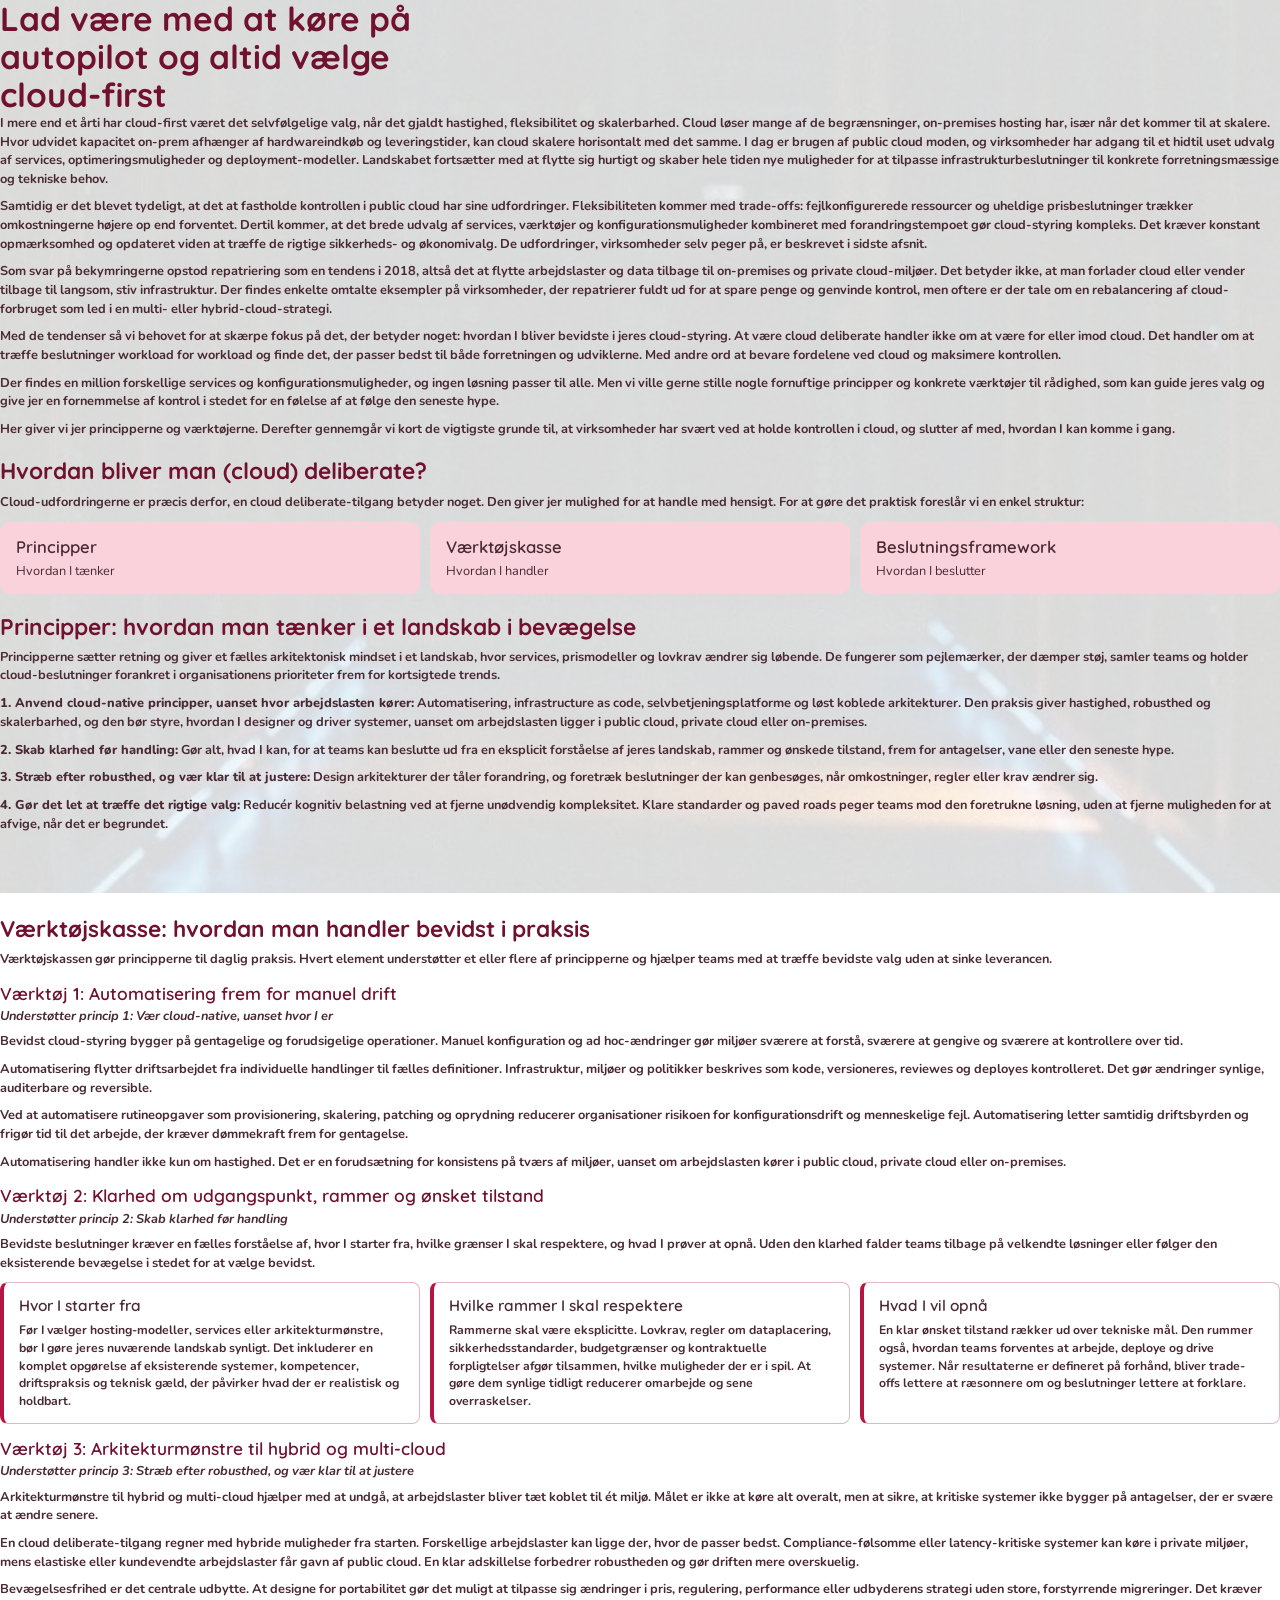
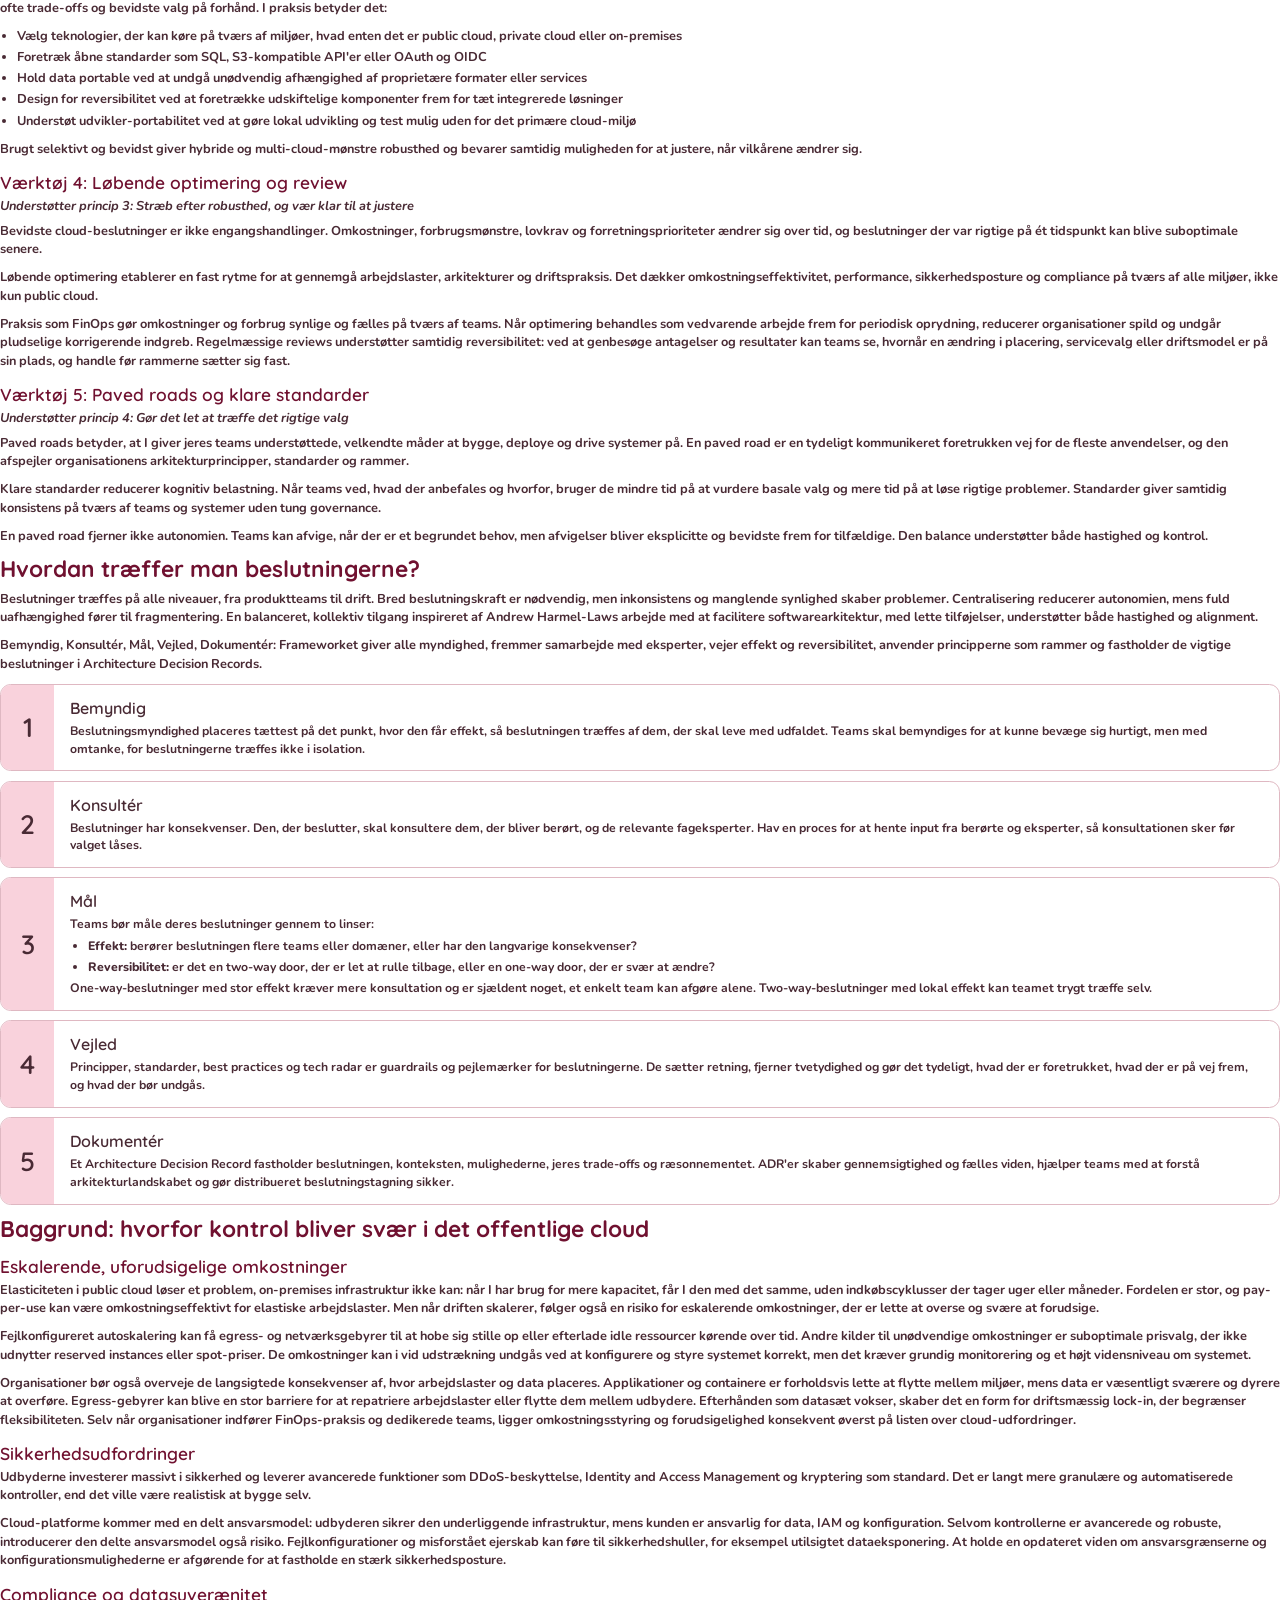
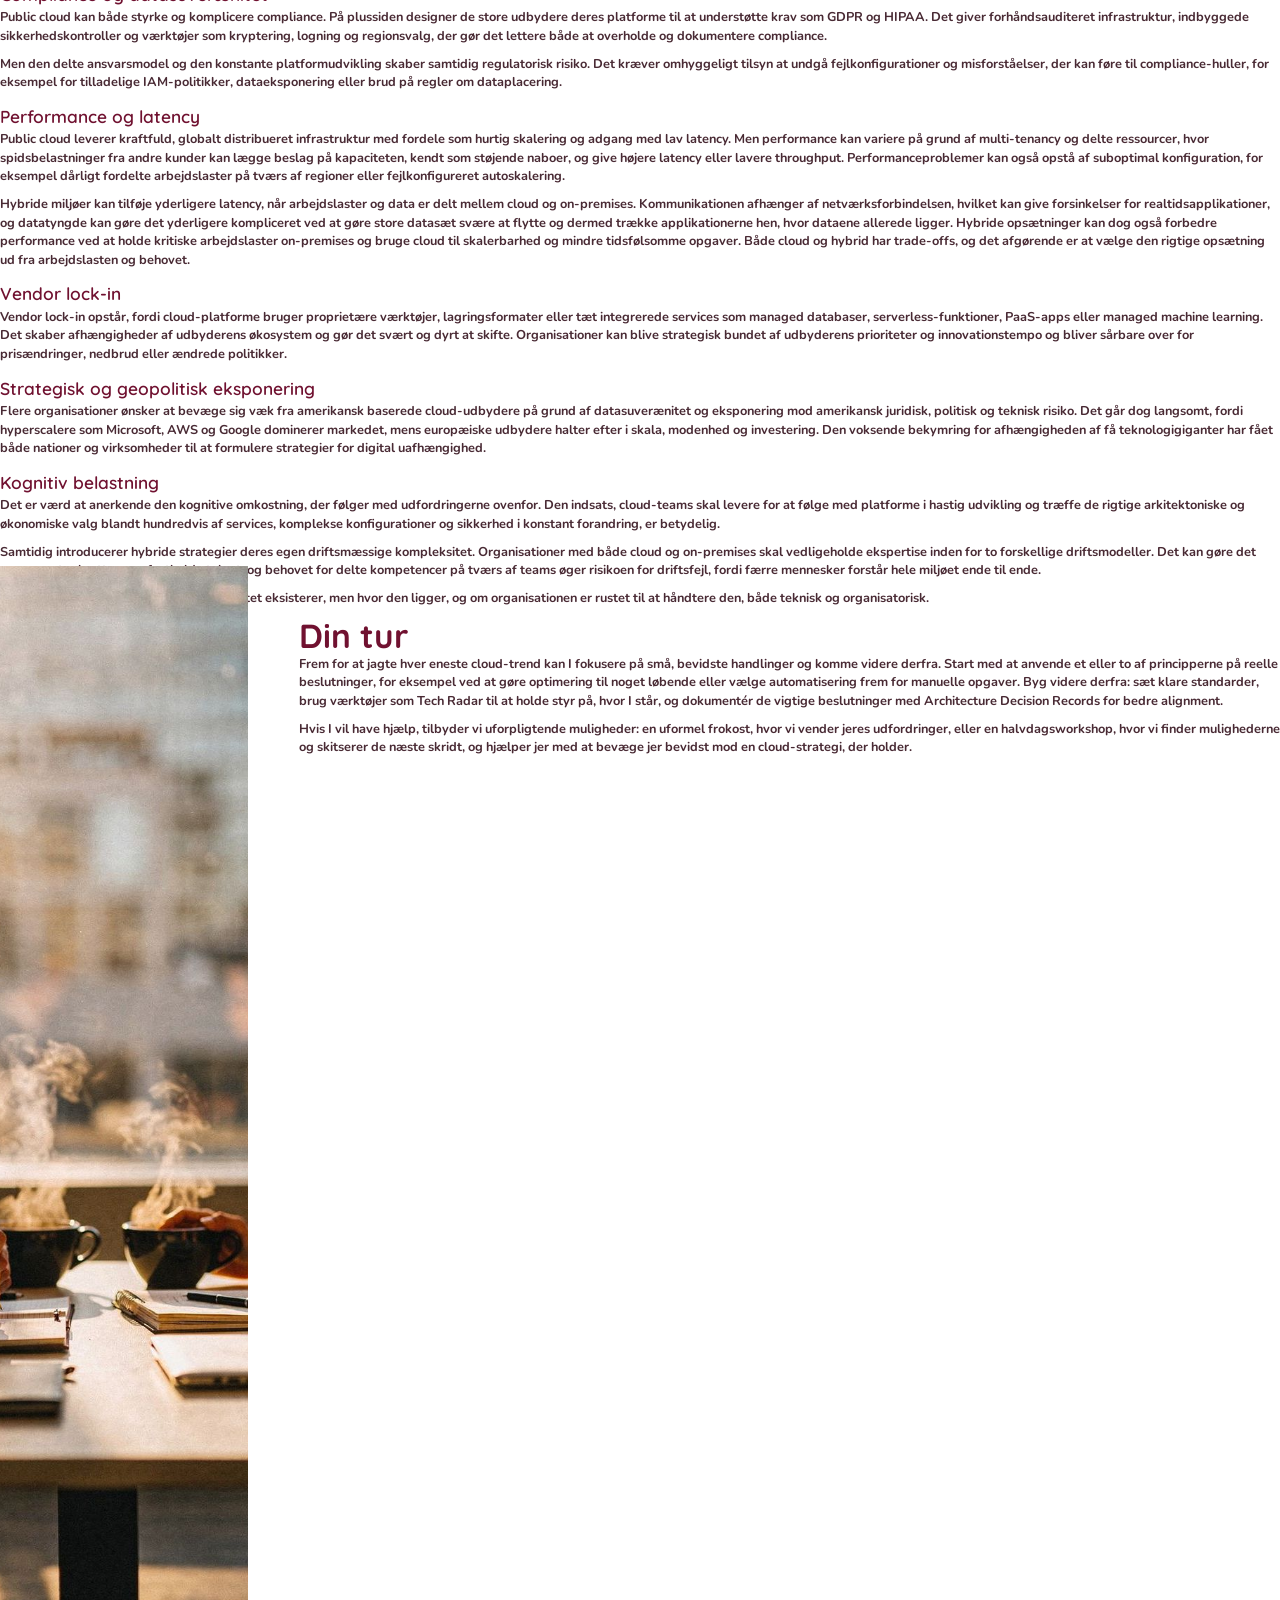
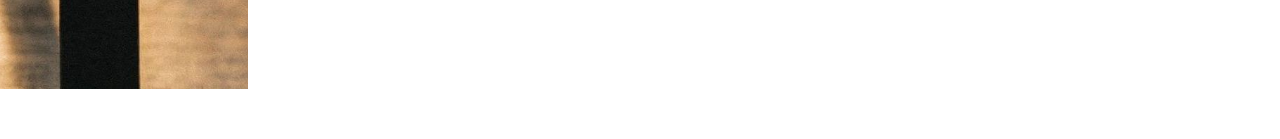
<file: tools/whitepaper.html>
<!doctype html>
<html lang="da">
<head>
<meta charset="utf-8">
<title>Cloud Deliberate — whitepaper</title>
<link rel="preconnect" href="https://fonts.gstatic.com" crossorigin>
<link href="https://fonts.googleapis.com/css2?family=Quicksand:wght@500;600;700&family=Nunito:wght@400;700;800&display=swap" rel="stylesheet">
<style>
  /* ============================================================
     Print sheet for the Danish whitepaper — a visual duplicate of
     the original English PDF, not of the site's own design system.

     Where this came from: the English PDF (pdf-lib, no editable
     source) was rendered to images and measured directly —
     RGB-sampled ink and card colours, the left margin and heading
     block height in points, and the two source photographs
     extracted losslessly with pdfimages (tools/whitepaper-assets/).
     Fonts could not be read from the PDF (pdf-lib subsets and
     renames them), so Quicksand + Nunito are a judgement call from
     the letterforms — single-story a/g, rounded terminals — not a
     confirmed match.

     One deliberate deviation: the original's pagination is an
     artifact of pdf-lib filling each page to a fixed height and
     hard-breaking mid-section (page 2 opens mid-principle-list with
     no heading repeated; two Background subsections each start an
     almost-empty page). That is a generator bug, not a design
     choice, so this sheet lets Danish text — which reliably runs
     longer than English — reflow naturally instead of reproducing
     specific break points that were never intentional.

     Rendered by tools/whitepaper.mjs through headless Chrome
     --print-to-pdf, the same path the OG images use.
     ============================================================ */
  :root{
    --wine:#701130;      /* h1/h2/h3 ink — sampled from the PDF, ≈ site --wine */
    --ink:#492A34;       /* body/label/numeral ink — sampled, = site --plum exactly */
    --pink:#F9D2DC;      /* card fill — sampled, no equivalent in the site palette */
    --pink-b:#DFB8C2;    /* card border — sampled */
    --accent:#B51641;    /* left-bar accent on the Tool 2 cards — sampled */
  }
  @page{ size:A4; margin:38pt; }
  *,*::before,*::after{box-sizing:border-box}
  html{-webkit-print-color-adjust:exact;print-color-adjust:exact}
  body{
    margin:0;font-family:"Nunito",system-ui,sans-serif;font-weight:700;
    font-size:9.6pt;line-height:1.45;color:var(--ink);background:#fff;
  }
  h1,h2,h3{font-family:"Quicksand",sans-serif;margin:0;color:var(--wine);font-weight:700}
  h1{font-size:25pt;line-height:1.14;max-width:22ch}
  h2{font-size:17pt;line-height:1.2;margin:14pt 0 6pt}
  h2:first-child{margin-top:0}
  h3{font-size:13pt;font-weight:600;margin:9pt 0 1pt}
  p{margin:0 0 7pt}
  em{font-style:italic}
  strong{font-weight:800}
  ul{margin:2pt 0 7pt;padding-left:13pt}
  li{margin-bottom:2pt}

  /* Tool sections: h3 title, then an italic caption naming the
     principle it supports — the only place the original uses italic. */
  .supports{font-style:italic;font-weight:700;margin:0 0 5pt}

  /* Triad — "Principper / Værktøjskasse / Beslutningsframework".
     Solid pink fill, no border, no left-bar: this is the plainest of
     the three card types in the source. */
  .triad{display:flex;gap:8pt;margin:8pt 0 4pt}
  .triad > div{flex:1;background:var(--pink);border-radius:8pt;padding:10pt 12pt}
  .triad b{display:block;font-family:"Quicksand";font-weight:600;font-size:12.5pt;color:var(--ink)}
  .triad span{display:block;margin-top:2pt;font-weight:400}

  /* Tool 2's three-column card: white fill, thin pink border, plus a
     heavier red-accent left edge — the one component in the source
     that uses the accent red at all. */
  .redcards{display:flex;gap:8pt;margin:6pt 0 8pt}
  .redcards > div{flex:1;background:#fff;border:1pt solid var(--pink-b);
    border-left:3pt solid var(--accent);border-radius:6pt;padding:9pt 11pt}
  .redcards h4{font-family:"Quicksand";font-weight:600;font-size:11.5pt;margin:0 0 4pt;color:var(--ink)}
  .redcards p{margin:0;font-size:9.2pt}

  /* Decision framework rows — the only numbered-badge component in
     the source; nothing else on the page uses this pattern. */
  .rows{margin:8pt 0}
  .row{display:flex;background:#fff;border:1pt solid var(--pink-b);border-radius:8pt;
    overflow:hidden;margin-bottom:7pt;break-inside:avoid}
  .row .num{flex:none;width:40pt;background:var(--pink);display:flex;
    align-items:center;justify-content:center;font-family:"Quicksand";
    font-weight:600;font-size:20pt;color:var(--ink)}
  .row .body{flex:1;padding:9pt 12pt}
  .row h4{font-family:"Quicksand";font-weight:600;font-size:12pt;margin:0 0 2pt;color:var(--ink)}
  .row p{margin:0;font-size:9.2pt}
  .row ul{margin:3pt 0;font-size:9.2pt}

  section{break-inside:auto}
  section + section{margin-top:2pt}
  h1,h2,h3{break-after:avoid}

  /* Page 1: full-bleed hero photo behind the opening section, washed
     with white at the opacity measured against the source PDF
     (raw pixel · 0.15 + white · 0.85 reproduces the sampled colour
     to within rounding). Bled via negative margin against the @page
     box, the same technique used for the closing photo column. */
  .hero{position:relative;margin:-38pt -38pt 16pt;padding:38pt}
  .hero::before{content:"";position:absolute;inset:0;z-index:0;
    background-image:url('whitepaper-assets/hero-datacenter.jpg');
    background-size:cover;background-position:center}
  .hero::after{content:"";position:absolute;inset:0;z-index:1;background:rgba(255,255,255,.85)}
  .hero > *{position:relative;z-index:2}

  /* Closing page: a full-bleed photo column at the image's own
     aspect ratio, text beside it at the normal page margin. */
  .closing{display:flex;margin:-38pt -38pt -38pt -38pt;min-height:841.92pt}
  .closing__photo{flex:none;width:224pt;background-image:url('whitepaper-assets/closing-notebook.jpg');
    background-size:cover;background-position:center}
  .closing__text{flex:1;padding:38pt}
  .closing__text p:last-child{margin-bottom:0}

  .pagebreak{break-before:page}
</style>
</head>
<body>

<section class="hero">
  <h1>Lad være med at køre på autopilot og altid vælge cloud-first</h1>

  <p>I mere end et årti har cloud-first været det selvfølgelige valg, når det gjaldt hastighed, fleksibilitet og skalerbarhed. Cloud løser mange af de begrænsninger, on-premises hosting har, især når det kommer til at skalere. Hvor udvidet kapacitet on-prem afhænger af hardwareindkøb og leveringstider, kan cloud skalere horisontalt med det samme. I dag er brugen af public cloud moden, og virksomheder har adgang til et hidtil uset udvalg af services, optimeringsmuligheder og deployment-modeller. Landskabet fortsætter med at flytte sig hurtigt og skaber hele tiden nye muligheder for at tilpasse infrastrukturbeslutninger til konkrete forretningsmæssige og tekniske behov.</p>

  <p>Samtidig er det blevet tydeligt, at det at fastholde kontrollen i public cloud har sine udfordringer. Fleksibiliteten kommer med trade-offs: fejlkonfigurerede ressourcer og uheldige prisbeslutninger trækker omkostningerne højere op end forventet. Dertil kommer, at det brede udvalg af services, værktøjer og konfigurationsmuligheder kombineret med forandringstempoet gør cloud-styring kompleks. Det kræver konstant opmærksomhed og opdateret viden at træffe de rigtige sikkerheds- og økonomivalg. De udfordringer, virksomheder selv peger på, er beskrevet i sidste afsnit.</p>

  <p>Som svar på bekymringerne opstod repatriering som en tendens i 2018, altså det at flytte arbejdslaster og data tilbage til on-premises og private cloud-miljøer. Det betyder ikke, at man forlader cloud eller vender tilbage til langsom, stiv infrastruktur. Der findes enkelte omtalte eksempler på virksomheder, der repatrierer fuldt ud for at spare penge og genvinde kontrol, men oftere er der tale om en rebalancering af cloud-forbruget som led i en multi- eller hybrid-cloud-strategi.</p>

  <p>Med de tendenser så vi behovet for at skærpe fokus på det, der betyder noget: hvordan I bliver bevidste i jeres cloud-styring. At være cloud deliberate handler ikke om at være for eller imod cloud. Det handler om at træffe beslutninger workload for workload og finde det, der passer bedst til både forretningen og udviklerne. Med andre ord at bevare fordelene ved cloud og maksimere kontrollen.</p>

  <p>Der findes en million forskellige services og konfigurationsmuligheder, og ingen løsning passer til alle. Men vi ville gerne stille nogle fornuftige principper og konkrete værktøjer til rådighed, som kan guide jeres valg og give jer en fornemmelse af kontrol i stedet for en følelse af at følge den seneste hype.</p>

  <p>Her giver vi jer principperne og værktøjerne. Derefter gennemgår vi kort de vigtigste grunde til, at virksomheder har svært ved at holde kontrollen i cloud, og slutter af med, hvordan I kan komme i gang.</p>

  <h2>Hvordan bliver man (cloud) deliberate?</h2>
  <p>Cloud-udfordringerne er præcis derfor, en cloud deliberate-tilgang betyder noget. Den giver jer mulighed for at handle med hensigt. For at gøre det praktisk foreslår vi en enkel struktur:</p>

  <div class="triad">
    <div><b>Principper</b><span>Hvordan I tænker</span></div>
    <div><b>Værktøjskasse</b><span>Hvordan I handler</span></div>
    <div><b>Beslutningsframework</b><span>Hvordan I beslutter</span></div>
  </div>

  <h2>Principper: hvordan man tænker i et landskab i bevægelse</h2>
  <p>Principperne sætter retning og giver et fælles arkitektonisk mindset i et landskab, hvor services, prismodeller og lovkrav ændrer sig løbende. De fungerer som pejlemærker, der dæmper støj, samler teams og holder cloud-beslutninger forankret i organisationens prioriteter frem for kortsigtede trends.</p>

  <p><strong>1. Anvend cloud-native principper, uanset hvor arbejdslasten kører:</strong> Automatisering, infrastructure as code, selvbetjeningsplatforme og løst koblede arkitekturer. Den praksis giver hastighed, robusthed og skalerbarhed, og den bør styre, hvordan I designer og driver systemer, uanset om arbejdslasten ligger i public cloud, private cloud eller on-premises.</p>

  <p><strong>2. Skab klarhed før handling:</strong> Gør alt, hvad I kan, for at teams kan beslutte ud fra en eksplicit forståelse af jeres landskab, rammer og ønskede tilstand, frem for antagelser, vane eller den seneste hype.</p>

  <p><strong>3. Stræb efter robusthed, og vær klar til at justere:</strong> Design arkitekturer der tåler forandring, og foretræk beslutninger der kan genbesøges, når omkostninger, regler eller krav ændrer sig.</p>

  <p><strong>4. Gør det let at træffe det rigtige valg:</strong> Reducér kognitiv belastning ved at fjerne unødvendig kompleksitet. Klare standarder og paved roads peger teams mod den foretrukne løsning, uden at fjerne muligheden for at afvige, når det er begrundet.</p>
</section>

<section>
  <h2>Værktøjskasse: hvordan man handler bevidst i praksis</h2>
  <p>Værktøjskassen gør principperne til daglig praksis. Hvert element understøtter et eller flere af principperne og hjælper teams med at træffe bevidste valg uden at sinke leverancen.</p>

  <h3>Værktøj 1: Automatisering frem for manuel drift</h3>
  <p class="supports">Understøtter princip 1: Vær cloud-native, uanset hvor I er</p>
  <p>Bevidst cloud-styring bygger på gentagelige og forudsigelige operationer. Manuel konfiguration og ad hoc-ændringer gør miljøer sværere at forstå, sværere at gengive og sværere at kontrollere over tid.</p>
  <p>Automatisering flytter driftsarbejdet fra individuelle handlinger til fælles definitioner. Infrastruktur, miljøer og politikker beskrives som kode, versioneres, reviewes og deployes kontrolleret. Det gør ændringer synlige, auditerbare og reversible.</p>
  <p>Ved at automatisere rutineopgaver som provisionering, skalering, patching og oprydning reducerer organisationer risikoen for konfigurationsdrift og menneskelige fejl. Automatisering letter samtidig driftsbyrden og frigør tid til det arbejde, der kræver dømmekraft frem for gentagelse.</p>
  <p>Automatisering handler ikke kun om hastighed. Det er en forudsætning for konsistens på tværs af miljøer, uanset om arbejdslasten kører i public cloud, private cloud eller on-premises.</p>

  <h3>Værktøj 2: Klarhed om udgangspunkt, rammer og ønsket tilstand</h3>
  <p class="supports">Understøtter princip 2: Skab klarhed før handling</p>
  <p>Bevidste beslutninger kræver en fælles forståelse af, hvor I starter fra, hvilke grænser I skal respektere, og hvad I prøver at opnå. Uden den klarhed falder teams tilbage på velkendte løsninger eller følger den eksisterende bevægelse i stedet for at vælge bevidst.</p>

  <div class="redcards">
    <div>
      <h4>Hvor I starter fra</h4>
      <p>Før I vælger hosting-modeller, services eller arkitekturmønstre, bør I gøre jeres nuværende landskab synligt. Det inkluderer en komplet opgørelse af eksisterende systemer, kompetencer, driftspraksis og teknisk gæld, der påvirker hvad der er realistisk og holdbart.</p>
    </div>
    <div>
      <h4>Hvilke rammer I skal respektere</h4>
      <p>Rammerne skal være eksplicitte. Lovkrav, regler om dataplacering, sikkerhedsstandarder, budgetgrænser og kontraktuelle forpligtelser afgør tilsammen, hvilke muligheder der er i spil. At gøre dem synlige tidligt reducerer omarbejde og sene overraskelser.</p>
    </div>
    <div>
      <h4>Hvad I vil opnå</h4>
      <p>En klar ønsket tilstand rækker ud over tekniske mål. Den rummer også, hvordan teams forventes at arbejde, deploye og drive systemer. Når resultaterne er defineret på forhånd, bliver trade-offs lettere at ræsonnere om og beslutninger lettere at forklare.</p>
    </div>
  </div>

  <h3>Værktøj 3: Arkitekturmønstre til hybrid og multi-cloud</h3>
  <p class="supports">Understøtter princip 3: Stræb efter robusthed, og vær klar til at justere</p>
  <p>Arkitekturmønstre til hybrid og multi-cloud hjælper med at undgå, at arbejdslaster bliver tæt koblet til ét miljø. Målet er ikke at køre alt overalt, men at sikre, at kritiske systemer ikke bygger på antagelser, der er svære at ændre senere.</p>
  <p>En cloud deliberate-tilgang regner med hybride muligheder fra starten. Forskellige arbejdslaster kan ligge der, hvor de passer bedst. Compliance-følsomme eller latency-kritiske systemer kan køre i private miljøer, mens elastiske eller kundevendte arbejdslaster får gavn af public cloud. En klar adskillelse forbedrer robustheden og gør driften mere overskuelig.</p>
  <p>Bevægelsesfrihed er det centrale udbytte. At designe for portabilitet gør det muligt at tilpasse sig ændringer i pris, regulering, performance eller udbyderens strategi uden store, forstyrrende migreringer. Det kræver ofte trade-offs og bevidste valg på forhånd. I praksis betyder det:</p>
  <ul>
    <li>Vælg teknologier, der kan køre på tværs af miljøer, hvad enten det er public cloud, private cloud eller on-premises</li>
    <li>Foretræk åbne standarder som SQL, S3-kompatible API'er eller OAuth og OIDC</li>
    <li>Hold data portable ved at undgå unødvendig afhængighed af proprietære formater eller services</li>
    <li>Design for reversibilitet ved at foretrække udskiftelige komponenter frem for tæt integrerede løsninger</li>
    <li>Understøt udvikler-portabilitet ved at gøre lokal udvikling og test mulig uden for det primære cloud-miljø</li>
  </ul>
  <p>Brugt selektivt og bevidst giver hybride og multi-cloud-mønstre robusthed og bevarer samtidig muligheden for at justere, når vilkårene ændrer sig.</p>

  <h3>Værktøj 4: Løbende optimering og review</h3>
  <p class="supports">Understøtter princip 3: Stræb efter robusthed, og vær klar til at justere</p>
  <p>Bevidste cloud-beslutninger er ikke engangshandlinger. Omkostninger, forbrugsmønstre, lovkrav og forretningsprioriteter ændrer sig over tid, og beslutninger der var rigtige på ét tidspunkt kan blive suboptimale senere.</p>
  <p>Løbende optimering etablerer en fast rytme for at gennemgå arbejdslaster, arkitekturer og driftspraksis. Det dækker omkostningseffektivitet, performance, sikkerhedsposture og compliance på tværs af alle miljøer, ikke kun public cloud.</p>
  <p>Praksis som FinOps gør omkostninger og forbrug synlige og fælles på tværs af teams. Når optimering behandles som vedvarende arbejde frem for periodisk oprydning, reducerer organisationer spild og undgår pludselige korrigerende indgreb. Regelmæssige reviews understøtter samtidig reversibilitet: ved at genbesøge antagelser og resultater kan teams se, hvornår en ændring i placering, servicevalg eller driftsmodel er på sin plads, og handle før rammerne sætter sig fast.</p>

  <h3>Værktøj 5: Paved roads og klare standarder</h3>
  <p class="supports">Understøtter princip 4: Gør det let at træffe det rigtige valg</p>
  <p>Paved roads betyder, at I giver jeres teams understøttede, velkendte måder at bygge, deploye og drive systemer på. En paved road er en tydeligt kommunikeret foretrukken vej for de fleste anvendelser, og den afspejler organisationens arkitekturprincipper, standarder og rammer.</p>
  <p>Klare standarder reducerer kognitiv belastning. Når teams ved, hvad der anbefales og hvorfor, bruger de mindre tid på at vurdere basale valg og mere tid på at løse rigtige problemer. Standarder giver samtidig konsistens på tværs af teams og systemer uden tung governance.</p>
  <p>En paved road fjerner ikke autonomien. Teams kan afvige, når der er et begrundet behov, men afvigelser bliver eksplicitte og bevidste frem for tilfældige. Den balance understøtter både hastighed og kontrol.</p>
</section>

<section>
  <h2>Hvordan træffer man beslutningerne?</h2>
  <p>Beslutninger træffes på alle niveauer, fra produktteams til drift. Bred beslutningskraft er nødvendig, men inkonsistens og manglende synlighed skaber problemer. Centralisering reducerer autonomien, mens fuld uafhængighed fører til fragmentering. En balanceret, kollektiv tilgang inspireret af Andrew Harmel-Laws arbejde med at facilitere softwarearkitektur, med lette tilføjelser, understøtter både hastighed og alignment.</p>
  <p>Bemyndig, Konsultér, Mål, Vejled, Dokumentér: Frameworket giver alle myndighed, fremmer samarbejde med eksperter, vejer effekt og reversibilitet, anvender principperne som rammer og fastholder de vigtige beslutninger i Architecture Decision Records.</p>

  <div class="rows">
    <div class="row"><div class="num">1</div><div class="body">
      <h4>Bemyndig</h4>
      <p>Beslutningsmyndighed placeres tættest på det punkt, hvor den får effekt, så beslutningen træffes af dem, der skal leve med udfaldet. Teams skal bemyndiges for at kunne bevæge sig hurtigt, men med omtanke, for beslutningerne træffes ikke i isolation.</p>
    </div></div>
    <div class="row"><div class="num">2</div><div class="body">
      <h4>Konsultér</h4>
      <p>Beslutninger har konsekvenser. Den, der beslutter, skal konsultere dem, der bliver berørt, og de relevante fageksperter. Hav en proces for at hente input fra berørte og eksperter, så konsultationen sker før valget låses.</p>
    </div></div>
    <div class="row"><div class="num">3</div><div class="body">
      <h4>Mål</h4>
      <p>Teams bør måle deres beslutninger gennem to linser:</p>
      <ul>
        <li><strong>Effekt:</strong> berører beslutningen flere teams eller domæner, eller har den langvarige konsekvenser?</li>
        <li><strong>Reversibilitet:</strong> er det en two-way door, der er let at rulle tilbage, eller en one-way door, der er svær at ændre?</li>
      </ul>
      <p>One-way-beslutninger med stor effekt kræver mere konsultation og er sjældent noget, et enkelt team kan afgøre alene. Two-way-beslutninger med lokal effekt kan teamet trygt træffe selv.</p>
    </div></div>
    <div class="row"><div class="num">4</div><div class="body">
      <h4>Vejled</h4>
      <p>Principper, standarder, best practices og tech radar er guardrails og pejlemærker for beslutningerne. De sætter retning, fjerner tvetydighed og gør det tydeligt, hvad der er foretrukket, hvad der er på vej frem, og hvad der bør undgås.</p>
    </div></div>
    <div class="row"><div class="num">5</div><div class="body">
      <h4>Dokumentér</h4>
      <p>Et Architecture Decision Record fastholder beslutningen, konteksten, mulighederne, jeres trade-offs og ræsonnementet. ADR'er skaber gennemsigtighed og fælles viden, hjælper teams med at forstå arkitekturlandskabet og gør distribueret beslutningstagning sikker.</p>
    </div></div>
  </div>
</section>

<section>
  <h2>Baggrund: hvorfor kontrol bliver svær i det offentlige cloud</h2>

  <h3>Eskalerende, uforudsigelige omkostninger</h3>
  <p>Elasticiteten i public cloud løser et problem, on-premises infrastruktur ikke kan: når I har brug for mere kapacitet, får I den med det samme, uden indkøbscyklusser der tager uger eller måneder. Fordelen er stor, og pay-per-use kan være omkostningseffektivt for elastiske arbejdslaster. Men når driften skalerer, følger også en risiko for eskalerende omkostninger, der er lette at overse og svære at forudsige.</p>
  <p>Fejlkonfigureret autoskalering kan få egress- og netværksgebyrer til at hobe sig stille op eller efterlade idle ressourcer kørende over tid. Andre kilder til unødvendige omkostninger er suboptimale prisvalg, der ikke udnytter reserved instances eller spot-priser. De omkostninger kan i vid udstrækning undgås ved at konfigurere og styre systemet korrekt, men det kræver grundig monitorering og et højt vidensniveau om systemet.</p>
  <p>Organisationer bør også overveje de langsigtede konsekvenser af, hvor arbejdslaster og data placeres. Applikationer og containere er forholdsvis lette at flytte mellem miljøer, mens data er væsentligt sværere og dyrere at overføre. Egress-gebyrer kan blive en stor barriere for at repatriere arbejdslaster eller flytte dem mellem udbydere. Efterhånden som datasæt vokser, skaber det en form for driftsmæssig lock-in, der begrænser fleksibiliteten. Selv når organisationer indfører FinOps-praksis og dedikerede teams, ligger omkostningsstyring og forudsigelighed konsekvent øverst på listen over cloud-udfordringer.</p>

  <h3>Sikkerhedsudfordringer</h3>
  <p>Udbyderne investerer massivt i sikkerhed og leverer avancerede funktioner som DDoS-beskyttelse, Identity and Access Management og kryptering som standard. Det er langt mere granulære og automatiserede kontroller, end det ville være realistisk at bygge selv.</p>
  <p>Cloud-platforme kommer med en delt ansvarsmodel: udbyderen sikrer den underliggende infrastruktur, mens kunden er ansvarlig for data, IAM og konfiguration. Selvom kontrollerne er avancerede og robuste, introducerer den delte ansvarsmodel også risiko. Fejlkonfigurationer og misforstået ejerskab kan føre til sikkerhedshuller, for eksempel utilsigtet dataeksponering. At holde en opdateret viden om ansvarsgrænserne og konfigurationsmulighederne er afgørende for at fastholde en stærk sikkerhedsposture.</p>

  <h3>Compliance og datasuverænitet</h3>
  <p>Public cloud kan både styrke og komplicere compliance. På plussiden designer de store udbydere deres platforme til at understøtte krav som GDPR og HIPAA. Det giver forhåndsauditeret infrastruktur, indbyggede sikkerhedskontroller og værktøjer som kryptering, logning og regionsvalg, der gør det lettere både at overholde og dokumentere compliance.</p>
  <p>Men den delte ansvarsmodel og den konstante platformudvikling skaber samtidig regulatorisk risiko. Det kræver omhyggeligt tilsyn at undgå fejlkonfigurationer og misforståelser, der kan føre til compliance-huller, for eksempel for tilladelige IAM-politikker, dataeksponering eller brud på regler om dataplacering.</p>

  <h3>Performance og latency</h3>
  <p>Public cloud leverer kraftfuld, globalt distribueret infrastruktur med fordele som hurtig skalering og adgang med lav latency. Men performance kan variere på grund af multi-tenancy og delte ressourcer, hvor spidsbelastninger fra andre kunder kan lægge beslag på kapaciteten, kendt som støjende naboer, og give højere latency eller lavere throughput. Performanceproblemer kan også opstå af suboptimal konfiguration, for eksempel dårligt fordelte arbejdslaster på tværs af regioner eller fejlkonfigureret autoskalering.</p>
  <p>Hybride miljøer kan tilføje yderligere latency, når arbejdslaster og data er delt mellem cloud og on-premises. Kommunikationen afhænger af netværksforbindelsen, hvilket kan give forsinkelser for realtidsapplikationer, og datatyngde kan gøre det yderligere kompliceret ved at gøre store datasæt svære at flytte og dermed trække applikationerne hen, hvor dataene allerede ligger. Hybride opsætninger kan dog også forbedre performance ved at holde kritiske arbejdslaster on-premises og bruge cloud til skalerbarhed og mindre tidsfølsomme opgaver. Både cloud og hybrid har trade-offs, og det afgørende er at vælge den rigtige opsætning ud fra arbejdslasten og behovet.</p>

  <h3>Vendor lock-in</h3>
  <p>Vendor lock-in opstår, fordi cloud-platforme bruger proprietære værktøjer, lagringsformater eller tæt integrerede services som managed databaser, serverless-funktioner, PaaS-apps eller managed machine learning. Det skaber afhængigheder af udbyderens økosystem og gør det svært og dyrt at skifte. Organisationer kan blive strategisk bundet af udbyderens prioriteter og innovationstempo og bliver sårbare over for prisændringer, nedbrud eller ændrede politikker.</p>

  <h3>Strategisk og geopolitisk eksponering</h3>
  <p>Flere organisationer ønsker at bevæge sig væk fra amerikansk baserede cloud-udbydere på grund af datasuverænitet og eksponering mod amerikansk juridisk, politisk og teknisk risiko. Det går dog langsomt, fordi hyperscalere som Microsoft, AWS og Google dominerer markedet, mens europæiske udbydere halter efter i skala, modenhed og investering. Den voksende bekymring for afhængigheden af få teknologigiganter har fået både nationer og virksomheder til at formulere strategier for digital uafhængighed.</p>

  <h3>Kognitiv belastning</h3>
  <p>Det er værd at anerkende den kognitive omkostning, der følger med udfordringerne ovenfor. Den indsats, cloud-teams skal levere for at følge med platforme i hastig udvikling og træffe de rigtige arkitektoniske og økonomiske valg blandt hundredvis af services, komplekse konfigurationer og sikkerhed i konstant forandring, er betydelig.</p>
  <p>Samtidig introducerer hybride strategier deres egen driftsmæssige kompleksitet. Organisationer med både cloud og on-premises skal vedligeholde ekspertise inden for to forskellige driftsmodeller. Det kan gøre det sværere at rekruttere og fastholde talent, og behovet for delte kompetencer på tværs af teams øger risikoen for driftsfejl, fordi færre mennesker forstår hele miljøet ende til ende.</p>
  <p>Spørgsmålet er derfor ikke, om kompleksitet eksisterer, men hvor den ligger, og om organisationen er rustet til at håndtere den, både teknisk og organisatorisk.</p>
</section>

<div class="closing pagebreak">
  <div class="closing__photo"></div>
  <div class="closing__text">
    <h1>Din tur</h1>
    <p>Frem for at jagte hver eneste cloud-trend kan I fokusere på små, bevidste handlinger og komme videre derfra. Start med at anvende et eller to af principperne på reelle beslutninger, for eksempel ved at gøre optimering til noget løbende eller vælge automatisering frem for manuelle opgaver. Byg videre derfra: sæt klare standarder, brug værktøjer som Tech Radar til at holde styr på, hvor I står, og dokumentér de vigtige beslutninger med Architecture Decision Records for bedre alignment.</p>
    <p>Hvis I vil have hjælp, tilbyder vi uforpligtende muligheder: en uformel frokost, hvor vi vender jeres udfordringer, eller en halvdagsworkshop, hvor vi finder mulighederne og skitserer de næste skridt, og hjælper jer med at bevæge jer bevidst mod en cloud-strategi, der holder.</p>
  </div>
</div>

</body>
</html>
</file>
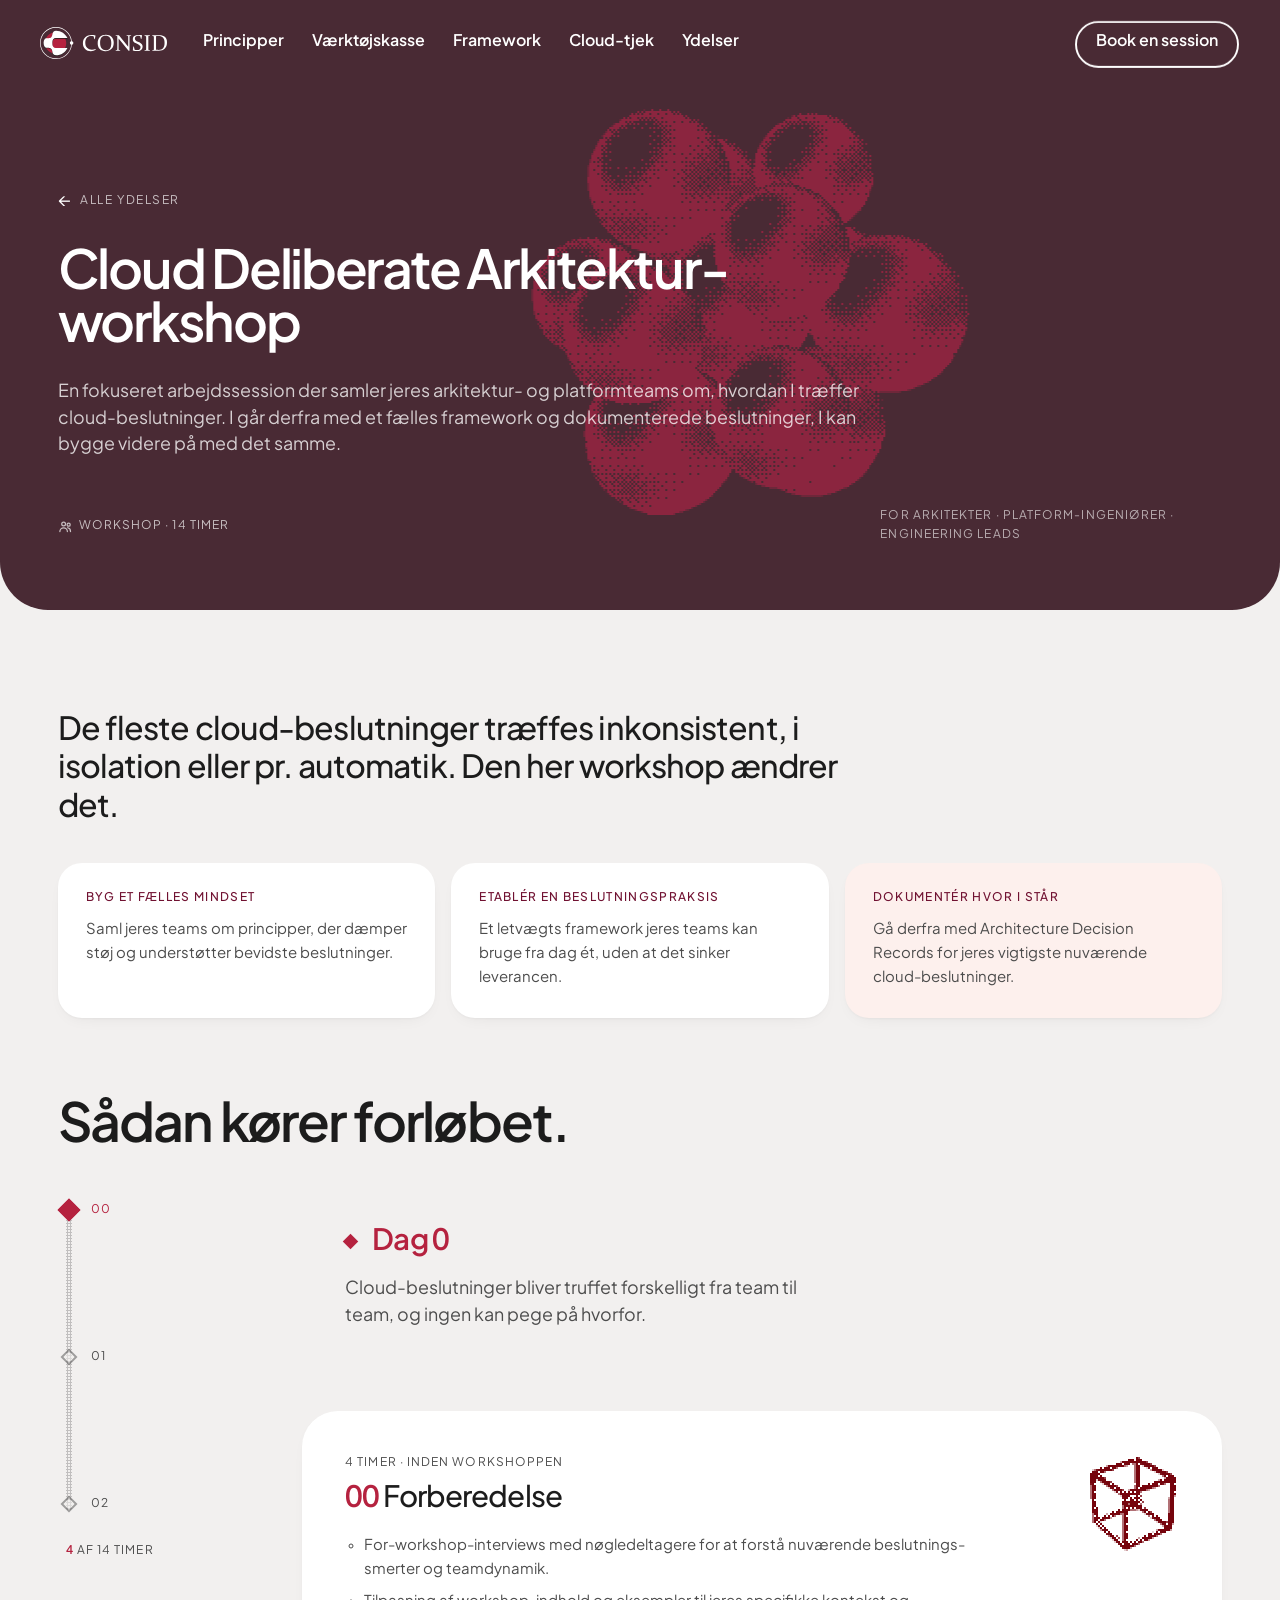
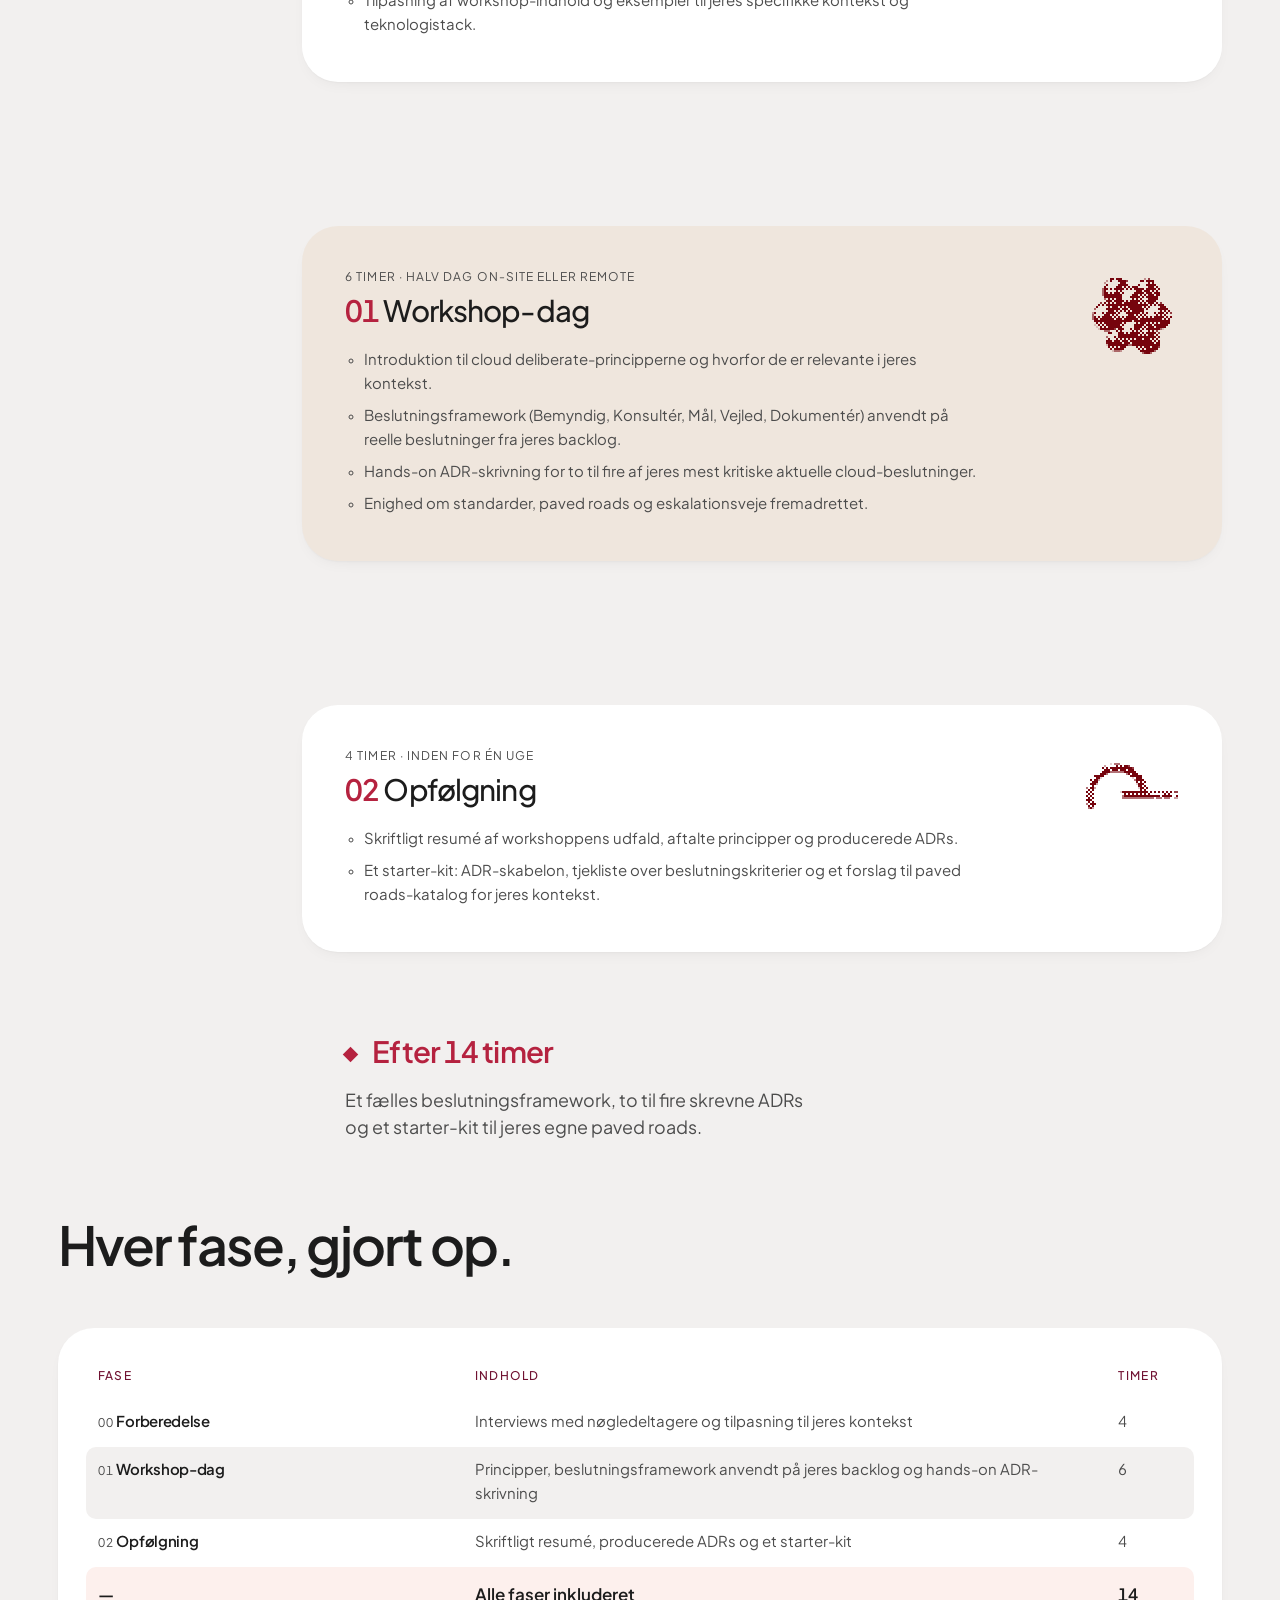
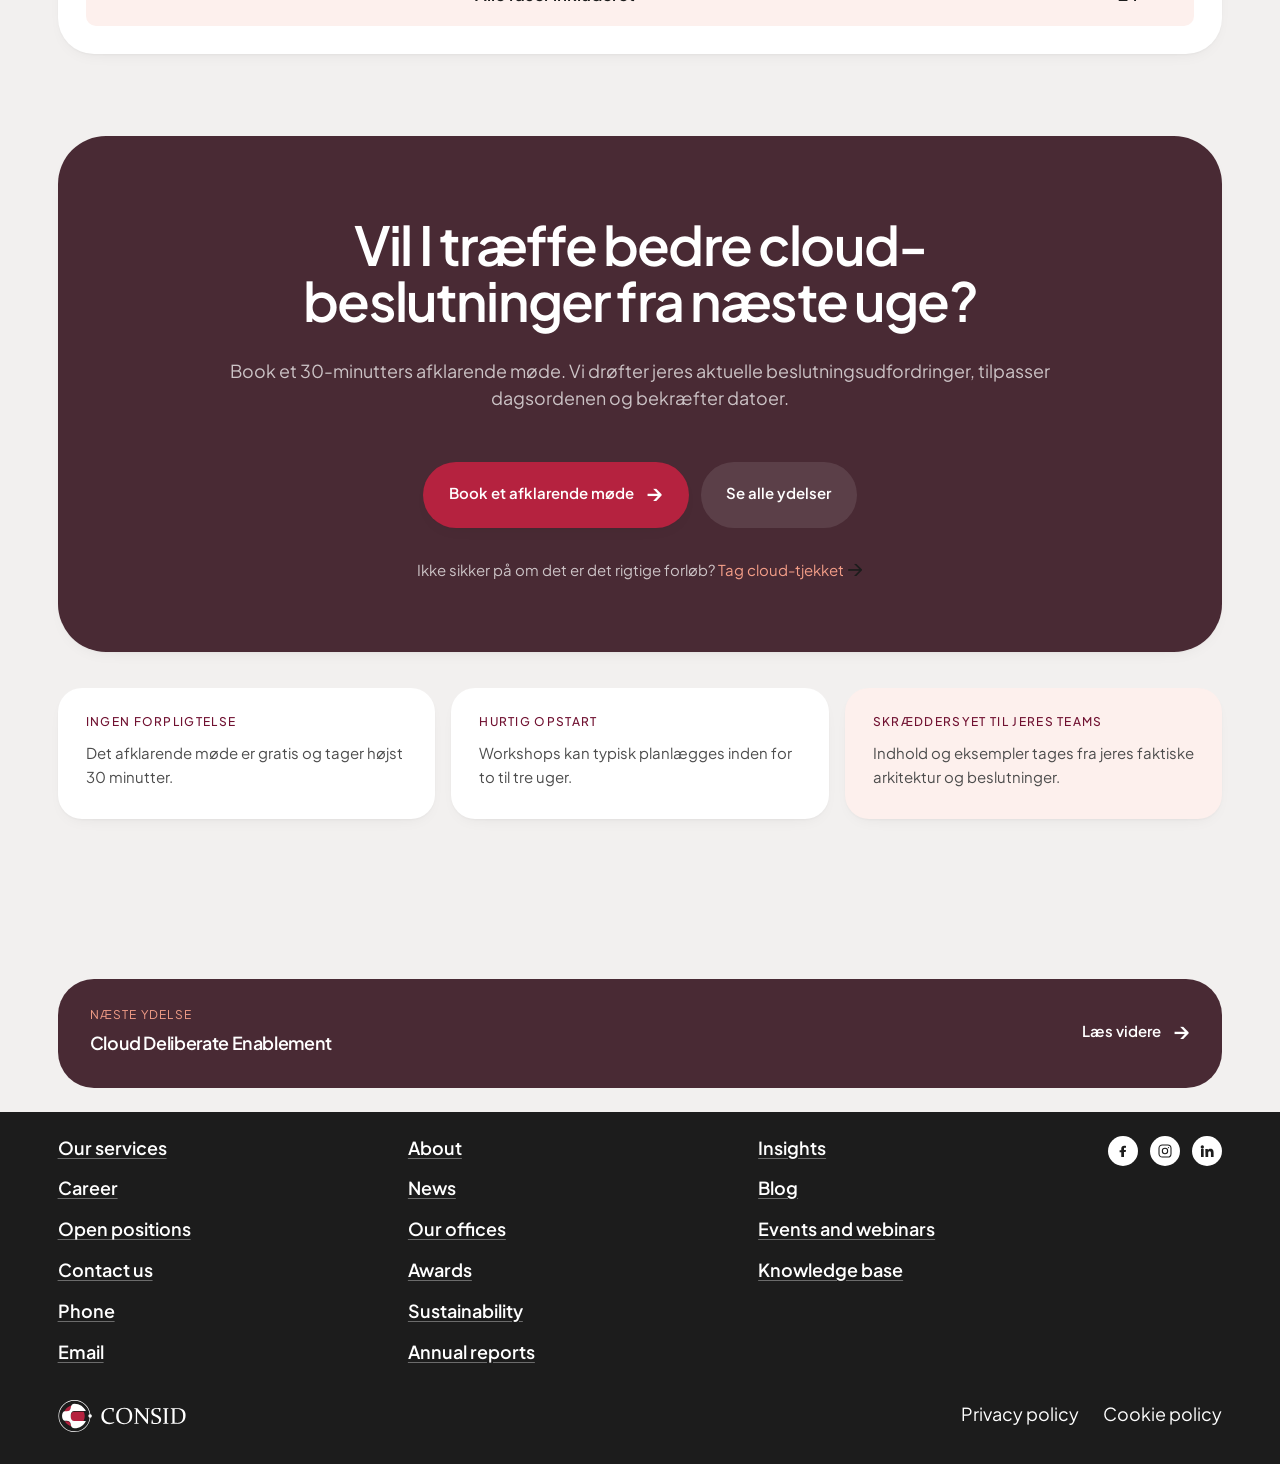
<file: ydelser/arkitektur-workshop.html>
<!doctype html>
<html lang="da">
<head>
<meta charset="utf-8">
<title>Cloud Deliberate Arkitektur-workshop — Consid</title>
<meta name="description" content="En fokuseret arbejdssession der samler jeres arkitektur- og platformteams om, hvordan I træffer cloud-beslutninger. I går derfra med et fælles framework og dokumenterede ADRs.">
<meta name="viewport" content="width=device-width, initial-scale=1">
<meta name="robots" content="noindex,nofollow">
<link rel="canonical" href="https://frijec.github.io/cloud-deliberate/ydelser/arkitektur-workshop.html">
<link rel="icon" type="image/png" href="../assets/favicon.png">
<meta name="theme-color" content="#492A34">
<meta property="og:type" content="website">
<meta property="og:site_name" content="Consid">
<meta property="og:title" content="Cloud Deliberate Arkitektur-workshop — Consid">
<meta property="og:description" content="En fokuseret arbejdssession der samler jeres arkitektur- og platformteams om, hvordan I træffer cloud-beslutninger. I går derfra med et fælles framework og dokumenterede ADRs.">
<meta property="og:url" content="https://frijec.github.io/cloud-deliberate/ydelser/arkitektur-workshop.html">
<meta property="og:image" content="https://frijec.github.io/cloud-deliberate/assets/og/arkitektur-workshop.png">
<meta property="og:image:width" content="1200">
<meta property="og:image:height" content="630">
<meta property="og:image:alt" content="Cloud Deliberate Arkitektur-workshop — Consid">
<meta property="og:locale" content="da_DK">
<meta name="twitter:card" content="summary_large_image">
<meta name="twitter:title" content="Cloud Deliberate Arkitektur-workshop — Consid">
<meta name="twitter:description" content="En fokuseret arbejdssession der samler jeres arkitektur- og platformteams om, hvordan I træffer cloud-beslutninger. I går derfra med et fælles framework og dokumenterede ADRs.">
<meta name="twitter:image" content="https://frijec.github.io/cloud-deliberate/assets/og/arkitektur-workshop.png">
<link rel="stylesheet" href="../assets/site.css">
</head>
<body>
<a class="skip-link" href="#main">Spring til indhold</a>
<nav class="nav nav--onDark" id="nav">
  <div class="nav__in">
    <a class="brand" href="../#top"><img class="brand__mark brand__mark--dark" src="../assets/consid-logo-dark.svg" alt="Consid" width="128" height="32"><img class="brand__mark brand__mark--light" src="../assets/consid-logo-white.svg" alt="Consid" width="128" height="32"></a>
    <div class="nav__links">
      <a class="nav__link" href="../#principper">Principper</a>
      <a class="nav__link" href="../#vaerktoejskasse">Værktøjskasse</a>
      <a class="nav__link" href="../#framework">Framework</a>
      <a class="nav__link" href="../cloud-tjek/">Cloud-tjek</a>
      <a class="nav__link" href="./">Ydelser</a>
      <a class="nav__cta" href="../?ask=moede#kontakt">Book en session</a>
    </div>
  </div>
</nav>
<main id="main">

<article>
<section class="stack ydelse__head">
  <div class="ydelse__illus" data-illus="cluster" aria-hidden="true"></div>
  <div class="wrap">
    <a class="backlink" href="./"><span class="arw">←</span> Alle ydelser</a>
    <h1 style="font-size:var(--t-h2);max-width:20ch">Cloud Deliberate Arkitektur-workshop</h1>
    <p class="lead" style="margin-top:var(--s-5)">En fokuseret arbejdssession der samler jeres arkitektur- og platform&shy;teams om, hvordan I træffer cloud-beslutninger. I går derfra med et fælles framework og dokumenterede beslutninger, I kan bygge videre på med det samme.</p>
    <div class="ydelse__meta">
      <span class="ydelse__kicker"><svg class="oicon" viewBox="0 0 24 24" fill="none" stroke="currentColor" stroke-width="2" stroke-linecap="round" stroke-linejoin="round" aria-hidden="true"><circle cx="9" cy="8" r="3"/><path d="M3 20c0-3.3 2.7-6 6-6s6 2.7 6 6"/><circle cx="17" cy="9" r="2.5"/><path d="M15.5 14c2.5.3 4.5 2.4 4.5 6"/></svg>Workshop · 14 timer</span>
      <span class="ydelse__aud">For arkitekter · platform-ingeniører · engineering leads</span>
    </div>
  </div>
</section>

<section class="stack">
  <div class="wrap">
    <h2 class="h2--sub reveal">De fleste cloud-beslutninger træffes inkonsistent, i isolation eller pr. automatik. Den her workshop ændrer det.</h2>
    <div class="trio">
      <div class="trio__cell reveal">
        <h3>Byg et fælles mindset</h3>
        <p>Saml jeres teams om principper, der dæmper støj og understøtter bevidste beslutninger.</p>
      </div>
      <div class="trio__cell reveal">
        <h3>Etablér en beslutningspraksis</h3>
        <p>Et letvægts framework jeres teams kan bruge fra dag ét, uden at det sinker leverancen.</p>
      </div>
      <div class="trio__cell reveal">
        <h3>Dokumentér hvor I står</h3>
        <p>Gå derfra med Architecture Decision Records for jeres vigtigste nuværende cloud-beslutninger.</p>
      </div>
    </div>
  </div>
</section>

<section class="stack stack--cont" id="forloeb">
  <div class="wrap">
    <h2 class="reveal" style="max-width:16ch">Sådan kører forløbet.</h2>
    <div class="journey">
      <aside class="journey__rail reveal" aria-hidden="true">
        <div class="journey__track">
          <div class="journey__fill"></div>
          <ol class="journey__stations"><li>00</li><li>01</li><li>02</li></ol>
        </div>
        <p class="journey__hours"><b data-hours-now>0</b> af 14 timer</p>
      </aside>
      <div class="journey__chapters">
    <p class="journey__bookend journey__bookend--start reveal"><span class="mono">Dag 0</span> Cloud-beslutninger bliver truffet forskelligt fra team til team, og ingen kan pege på hvorfor.</p>
    <ol class="phases" role="list">
      <li class="phase reveal" role="listitem" data-hours="4">
        <div class="phase__illus" data-illus="frame" aria-hidden="true"></div>
        <p class="phase__meta">4 timer · Inden workshoppen</p>
        <h3><span class="phase__n">00</span> Forberedelse</h3>
        <ul class="phase__points">
            <li>For-workshop-interviews med nøgledeltagere for at forstå nuværende beslutnings&shy;smerter og teamdynamik.</li>
            <li>Tilpasning af workshop-indhold og eksempler til jeres specifikke kontekst og teknologistack.</li>
        </ul>
      </li>
      <li class="phase reveal" role="listitem" data-hours="6">
        <div class="phase__illus" data-illus="cluster" data-ink="--crimson" data-zoom="4.4" aria-hidden="true"></div>
        <p class="phase__meta">6 timer · Halv dag on-site eller remote</p>
        <h3><span class="phase__n">01</span> Workshop-dag</h3>
        <ul class="phase__points">
            <li>Introduktion til cloud deliberate-principperne og hvorfor de er relevante i jeres kontekst.</li>
            <li>Beslutnings&shy;framework (Bemyndig, Konsultér, Mål, Vejled, Dokumentér) anvendt på reelle beslutninger fra jeres backlog.</li>
            <li>Hands-on ADR-skrivning for to til fire af jeres mest kritiske aktuelle cloud-beslutninger.</li>
            <li>Enighed om standarder, paved roads og eskalationsveje fremadrettet.</li>
        </ul>
      </li>
      <li class="phase reveal" role="listitem" data-hours="4">
        <div class="phase__illus" data-illus="handoff" data-zoom="4.2" aria-hidden="true"></div>
        <p class="phase__meta">4 timer · Inden for én uge</p>
        <h3><span class="phase__n">02</span> Opfølgning</h3>
        <ul class="phase__points">
            <li>Skriftligt resumé af workshoppens udfald, aftalte principper og producerede ADRs.</li>
            <li>Et starter-kit: ADR-skabelon, tjekliste over beslutningskriterier og et forslag til paved roads-katalog for jeres kontekst.</li>
        </ul>
      </li>
    </ol>
    <p class="journey__bookend journey__bookend--end reveal"><span class="mono">Efter 14 timer</span> Et fælles beslutningsframework, to til fire skrevne ADRs og et starter-kit til jeres egne paved roads.</p>
      </div>
    </div>
  </div>
</section>

<section class="stack stack--cont">
  <div class="wrap">
    <h2 class="reveal" style="max-width:14ch">Hver fase, gjort op.</h2>
    <div class="htable reveal">
      <table>
        <caption class="sr-only">Faser, indhold og timeforbrug for Cloud Deliberate Arkitektur-workshop</caption>
        <colgroup><col class="htable__c1"><col><col class="htable__c3"></colgroup>
        <thead>
          <tr><th scope="col">Fase</th><th scope="col">Indhold</th><th scope="col" class="htable__num">Timer</th></tr>
        </thead>
        <tbody>
          <tr><th scope="row"><span class="htable__no">00</span> Forberedelse</th><td>Interviews med nøgledeltagere og tilpasning til jeres kontekst</td><td class="htable__num">4</td></tr>
          <tr><th scope="row"><span class="htable__no">01</span> Workshop-dag</th><td>Principper, beslutningsframework anvendt på jeres backlog og hands-on ADR-skrivning</td><td class="htable__num">6</td></tr>
          <tr><th scope="row"><span class="htable__no">02</span> Opfølgning</th><td>Skriftligt resumé, producerede ADRs og et starter-kit</td><td class="htable__num">4</td></tr>
        </tbody>
        <tfoot>
          <tr><th scope="row">—</th><td>Alle faser inkluderet</td><td class="htable__num">14</td></tr>
        </tfoot>
      </table>
    </div>
  </div>
</section>

<section class="stack stack--cont" id="naeste-skridt">
  <div class="wrap">
    <div class="ctacard">
      <canvas class="ctacard__noise" aria-hidden="true"></canvas>
      <div class="ctacard__content">
        <h2 class="reveal">Vil I træffe bedre cloud-beslutninger fra næste uge?</h2>
        <p class="lead reveal">Book et 30-minutters afklarende møde. Vi drøfter jeres aktuelle beslutnings&shy;udfordringer, tilpasser dagsordenen og bekræfter datoer.</p>
        <div class="ctacard__actions reveal">
          <a class="btn btn--primary" href="../?ask=moede#kontakt">Book et afklarende møde <span class="arw">→</span></a>
          <a class="btn btn--onDark" href="./">Se alle ydelser</a>
        </div>
        <p class="ctacard__alt reveal">Ikke sikker på om det er det rigtige forløb? <a href="../cloud-tjek/">Tag cloud-tjekket <span class="arw">&rarr;</span></a></p>
      </div>
    </div>
    <div class="trio">
      <div class="trio__cell reveal">
        <h3>Ingen forpligtelse</h3>
        <p>Det afklarende møde er gratis og tager højst 30 minutter.</p>
      </div>
      <div class="trio__cell reveal">
        <h3>Hurtig opstart</h3>
        <p>Workshops kan typisk planlægges inden for to til tre uger.</p>
      </div>
      <div class="trio__cell reveal">
        <h3>Skræddersyet til jeres teams</h3>
        <p>Indhold og eksempler tages fra jeres faktiske arkitektur og beslutninger.</p>
      </div>
    </div>
  </div>
</section>

<!-- Ring: assessment → arkitektur-workshop → enablement → assessment -->
<section class="stack stack--cont">
  <div class="wrap">
    <a class="nextup reveal" href="enablement.html">
      <span class="nextup__text">
        <span class="nextup__lab">Næste ydelse</span>
        <b>Cloud Deliberate Enablement</b>
      </span>
      <span class="nextup__go">Læs videre <span class="arw">→</span></span>
    </a>
  </div>
</section>
</article>

</main>

<footer class="footer">
  <div class="wrap">
    <div class="footer__grid">
      <div class="footer__col">
        <a href="https://www.consid.com/services/" target="_blank" rel="noopener">Our services</a>
        <a href="https://www.consid.com/career/" target="_blank" rel="noopener">Career</a>
        <a href="https://www.consid.com/career/open-positions/" target="_blank" rel="noopener">Open positions</a>
        <a href="https://www.consid.com/contact/" target="_blank" rel="noopener">Contact us</a>
        <a href="tel:+4536120210">Phone</a>
        <a href="mailto:info@consid.dk">Email</a>
      </div>
      <div class="footer__col">
        <a href="https://www.consid.com/about/" target="_blank" rel="noopener">About</a>
        <a href="https://www.consid.com/about/news/" target="_blank" rel="noopener">News</a>
        <a href="https://www.consid.com/about/offices/" target="_blank" rel="noopener">Our offices</a>
        <a href="https://www.consid.com/about/awards/" target="_blank" rel="noopener">Awards</a>
        <a href="https://www.consid.com/about/sustainability/" target="_blank" rel="noopener">Sustainability</a>
        <a href="https://www.consid.com/about/annual-reports/" target="_blank" rel="noopener">Annual reports</a>
      </div>
      <div class="footer__col">
        <a href="https://www.consid.com/insights/" target="_blank" rel="noopener">Insights</a>
        <a href="https://www.consid.com/insights/articles/" target="_blank" rel="noopener">Blog</a>
        <a href="https://www.consid.com/insights/events-webinars/" target="_blank" rel="noopener">Events and webinars</a>
        <a href="https://www.consid.com/insights/resources/" target="_blank" rel="noopener">Knowledge base</a>
      </div>
      <div class="footer__social" role="group" aria-label="Consid på sociale medier">
        <a href="https://www.facebook.com/consid.se/" target="_blank" rel="noopener" aria-label="Facebook"><svg viewBox="0 0 24 24" fill="currentColor" aria-hidden="true"><path d="M13.5 21v-7.5h2.5l.5-3h-3V8.5c0-.87.24-1.46 1.5-1.46H16.5V4.32C16.17 4.28 15.06 4.18 13.77 4.18c-2.6 0-4.38 1.58-4.38 4.5v2.02H6.9v3h2.5V21h4.1z"/></svg></a>
        <a href="https://www.instagram.com/consid_ab/" target="_blank" rel="noopener" aria-label="Instagram"><svg viewBox="0 0 24 24" fill="none" stroke="currentColor" stroke-width="1.6" aria-hidden="true"><rect x="3" y="3" width="18" height="18" rx="5"/><circle cx="12" cy="12" r="4"/><circle cx="17.2" cy="6.8" r=".9" fill="currentColor" stroke="none"/></svg></a>
        <a href="https://se.linkedin.com/company/consid-ab" target="_blank" rel="noopener" aria-label="LinkedIn"><svg viewBox="0 0 24 24" fill="currentColor" aria-hidden="true"><path d="M4.98 3.5a2.5 2.5 0 1 1 0 5 2.5 2.5 0 0 1 0-5zM3 9h4v12H3zM9.5 9h3.8v1.7h.05c.53-1 1.83-2 3.77-2 4.03 0 4.78 2.65 4.78 6.1V21h-4v-5.7c0-1.36-.02-3.1-1.9-3.1-1.9 0-2.2 1.48-2.2 3v5.8h-4z"/></svg></a>
      </div>
    </div>
    <div class="footer__bottom">
      <img class="footer__logo" src="../assets/consid-logo-white.svg" alt="Consid" width="128" height="32">
      <div class="footer__legal">
        <a href="https://www.consid.com/legal/privacy-policy/" target="_blank" rel="noopener">Privacy policy</a>
        <a href="https://www.consid.com/legal/cookie-policy/" target="_blank" rel="noopener">Cookie policy</a>
      </div>
    </div>
  </div>
</footer>
<script type="application/ld+json">
{"@context":"https://schema.org","@graph":[
{"@type":"Service","name":"Cloud Deliberate Arkitektur-workshop","serviceType":"Workshop","description":"En fokuseret arbejdssession der samler jeres arkitektur- og platformteams om, hvordan I træffer cloud-beslutninger. I går derfra med et fælles framework og dokumenterede ADRs. Omfang: 14 timer fordelt på tre faser.","provider":{"@type":"Organization","name":"Consid","url":"https://frijec.github.io/cloud-deliberate/"},"areaServed":"DK","audience":{"@type":"BusinessAudience","audienceType":"Arkitekter, platform-ingeniører, engineering leads"},"additionalProperty":[{"@type":"PropertyValue","name":"Omfang","value":"14 timer"}]},
{"@type":"BreadcrumbList","itemListElement":[
{"@type":"ListItem","position":1,"name":"Forside","item":"https://frijec.github.io/cloud-deliberate/"},
{"@type":"ListItem","position":2,"name":"Ydelser","item":"https://frijec.github.io/cloud-deliberate/ydelser/"},
{"@type":"ListItem","position":3,"name":"Cloud Deliberate Arkitektur-workshop"}]}]}
</script>
<script src="../assets/site.js"></script>
<script type="module" src="../assets/dither.js"></script>
</body>
</html>
</file>
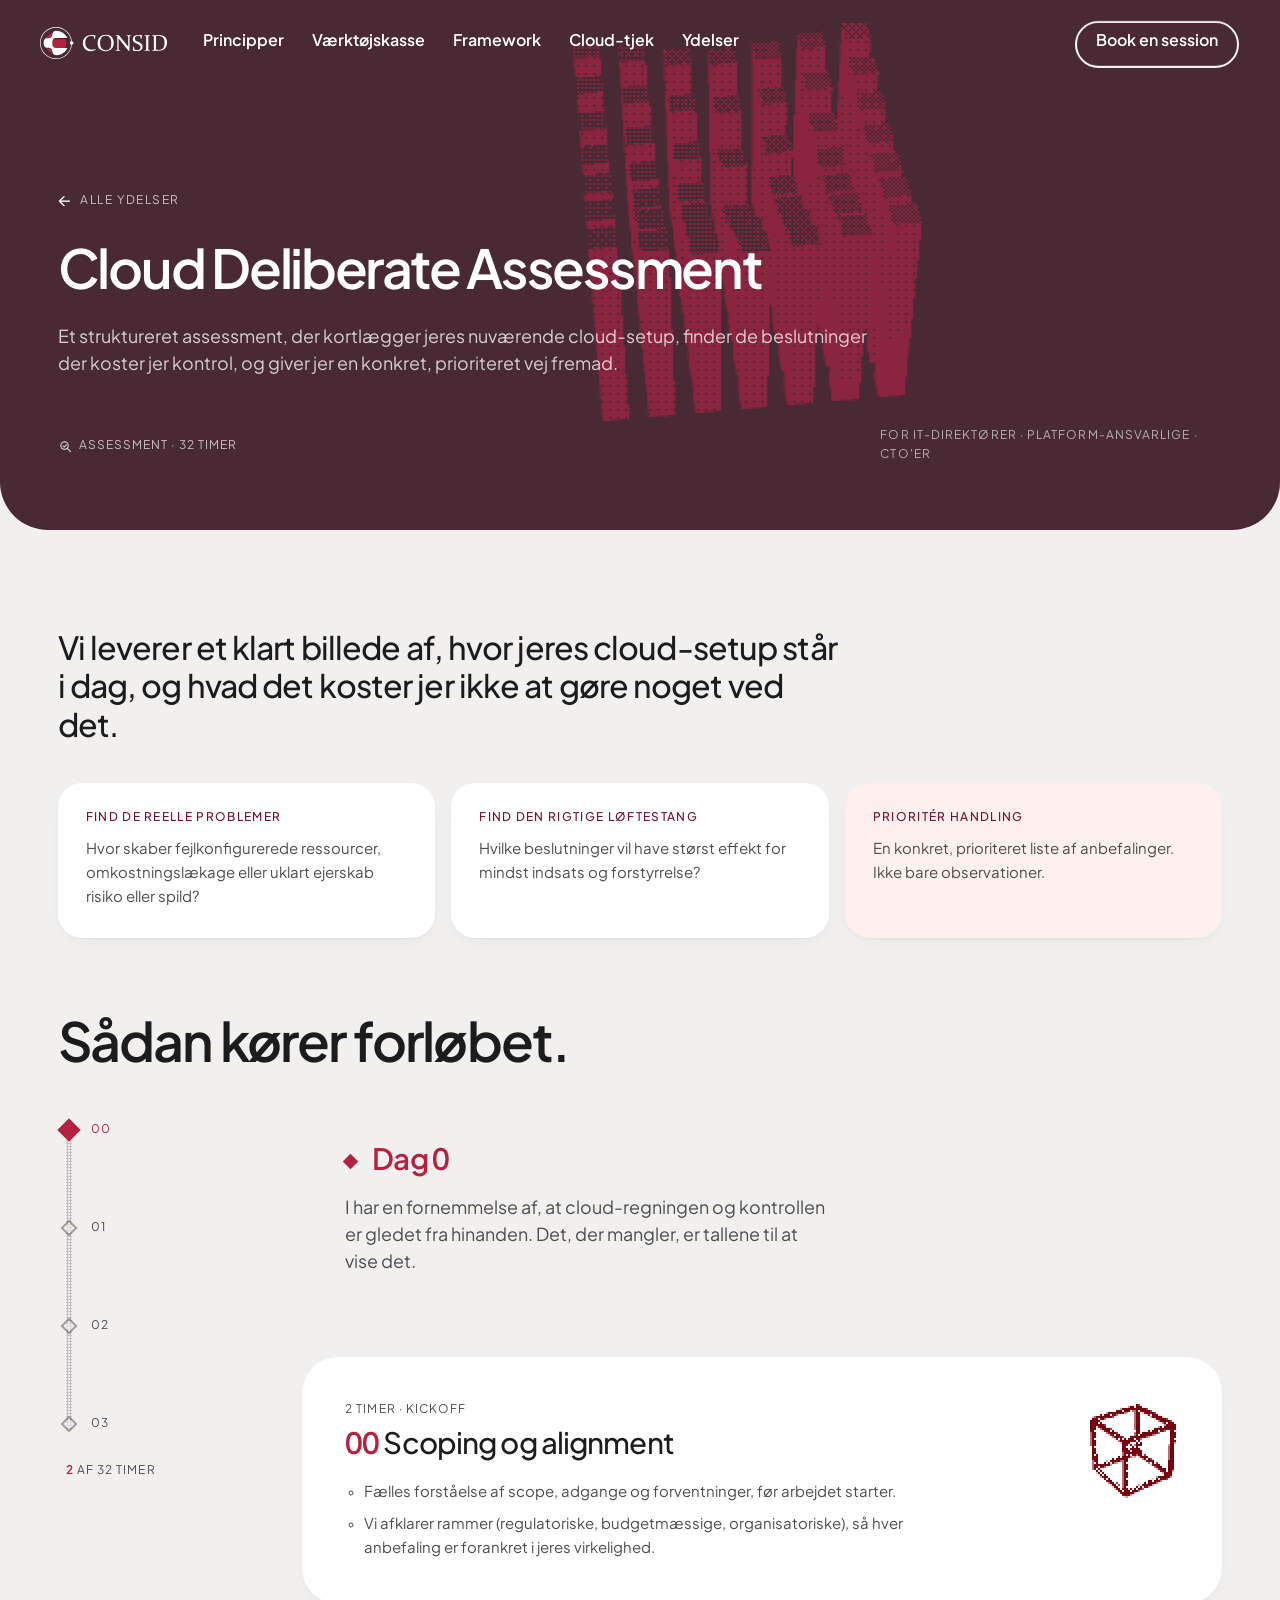
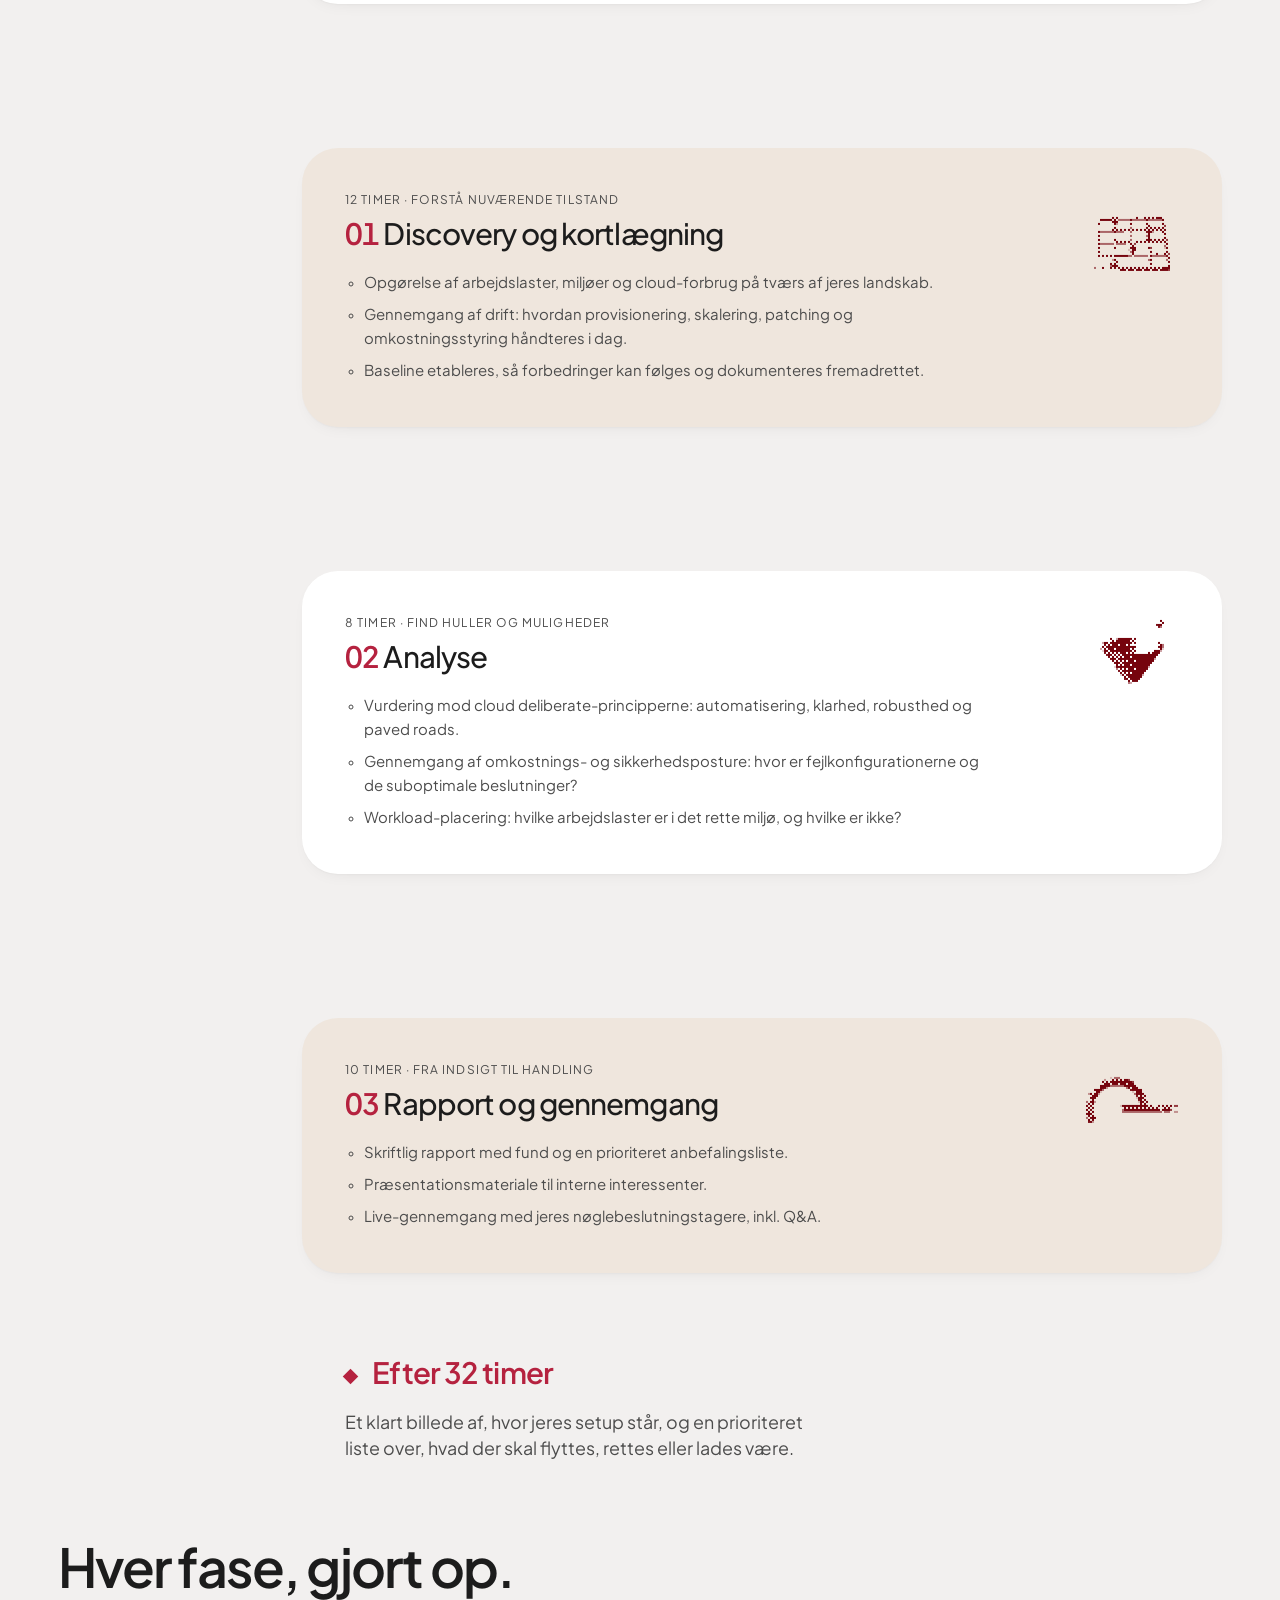
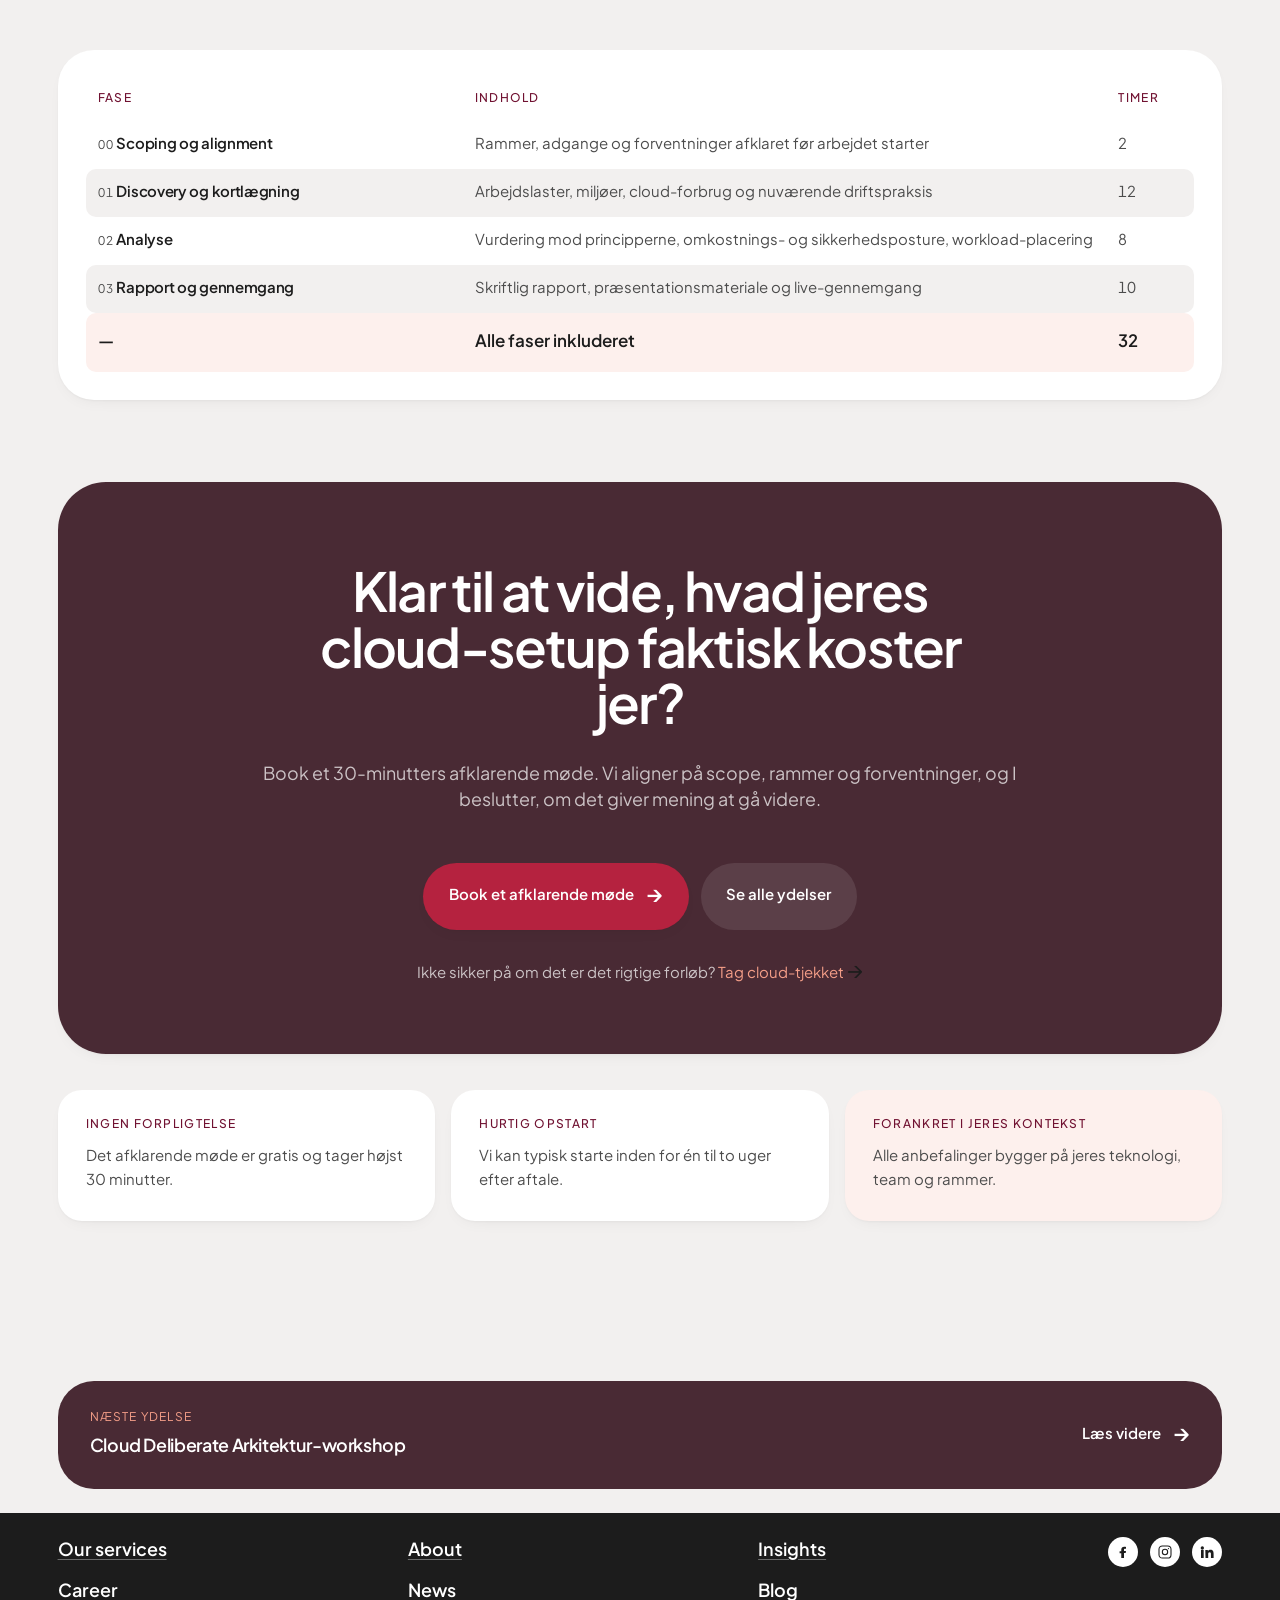
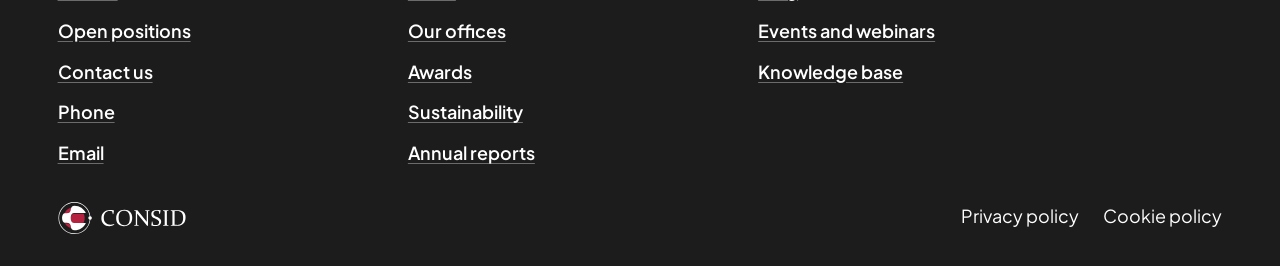
<file: ydelser/assessment.html>
<!doctype html>
<html lang="da">
<head>
<meta charset="utf-8">
<title>Cloud Deliberate Assessment — Consid</title>
<meta name="description" content="Et struktureret assessment, der kortlægger jeres nuværende cloud-setup, finder de beslutninger der koster jer kontrol, og giver jer en konkret, prioriteret vej fremad.">
<meta name="viewport" content="width=device-width, initial-scale=1">
<meta name="robots" content="noindex,nofollow">
<link rel="canonical" href="https://frijec.github.io/cloud-deliberate/ydelser/assessment.html">
<link rel="icon" type="image/png" href="../assets/favicon.png">
<meta name="theme-color" content="#492A34">
<meta property="og:type" content="website">
<meta property="og:site_name" content="Consid">
<meta property="og:title" content="Cloud Deliberate Assessment — Consid">
<meta property="og:description" content="Et struktureret assessment, der kortlægger jeres nuværende cloud-setup, finder de beslutninger der koster jer kontrol, og giver jer en konkret, prioriteret vej fremad.">
<meta property="og:url" content="https://frijec.github.io/cloud-deliberate/ydelser/assessment.html">
<meta property="og:image" content="https://frijec.github.io/cloud-deliberate/assets/og/assessment.png">
<meta property="og:image:width" content="1200">
<meta property="og:image:height" content="630">
<meta property="og:image:alt" content="Cloud Deliberate Assessment — Consid">
<meta property="og:locale" content="da_DK">
<meta name="twitter:card" content="summary_large_image">
<meta name="twitter:title" content="Cloud Deliberate Assessment — Consid">
<meta name="twitter:description" content="Et struktureret assessment, der kortlægger jeres nuværende cloud-setup, finder de beslutninger der koster jer kontrol, og giver jer en konkret, prioriteret vej fremad.">
<meta name="twitter:image" content="https://frijec.github.io/cloud-deliberate/assets/og/assessment.png">
<link rel="stylesheet" href="../assets/site.css">
</head>
<body>
<a class="skip-link" href="#main">Spring til indhold</a>
<nav class="nav nav--onDark" id="nav">
  <div class="nav__in">
    <a class="brand" href="../#top"><img class="brand__mark brand__mark--dark" src="../assets/consid-logo-dark.svg" alt="Consid" width="128" height="32"><img class="brand__mark brand__mark--light" src="../assets/consid-logo-white.svg" alt="Consid" width="128" height="32"></a>
    <div class="nav__links">
      <a class="nav__link" href="../#principper">Principper</a>
      <a class="nav__link" href="../#vaerktoejskasse">Værktøjskasse</a>
      <a class="nav__link" href="../#framework">Framework</a>
      <a class="nav__link" href="../cloud-tjek/">Cloud-tjek</a>
      <a class="nav__link" href="./">Ydelser</a>
      <a class="nav__cta" href="../?ask=moede#kontakt">Book en session</a>
    </div>
  </div>
</nav>
<main id="main">

<article>
<section class="stack ydelse__head">
  <div class="ydelse__illus" data-illus="terrain" aria-hidden="true"></div>
  <div class="wrap">
    <a class="backlink" href="./"><span class="arw">←</span> Alle ydelser</a>
    <h1 style="font-size:var(--t-h2);max-width:20ch">Cloud Deliberate Assessment</h1>
    <p class="lead" style="margin-top:var(--s-5)">Et struktureret assessment, der kortlægger jeres nuværende cloud-setup, finder de beslutninger der koster jer kontrol, og giver jer en konkret, prioriteret vej fremad.</p>
    <div class="ydelse__meta">
      <span class="ydelse__kicker"><svg class="oicon" viewBox="0 0 24 24" fill="none" stroke="currentColor" stroke-width="2" stroke-linecap="round" stroke-linejoin="round" aria-hidden="true"><circle cx="10.5" cy="10.5" r="6"/><path d="M15 15l5 5"/><path d="M8 11l2 2 3.5-4"/></svg>Assessment · 32 timer</span>
      <span class="ydelse__aud">For it-direktører · platform-ansvarlige · CTO'er</span>
    </div>
  </div>
</section>

<section class="stack">
  <div class="wrap">
    <h2 class="h2--sub reveal">Vi leverer et klart billede af, hvor jeres cloud-setup står i dag, og hvad det koster jer ikke at gøre noget ved det.</h2>
    <div class="trio">
      <div class="trio__cell reveal">
        <h3>Find de reelle problemer</h3>
        <p>Hvor skaber fejlkonfigurerede ressourcer, omkostningslækage eller uklart ejerskab risiko eller spild?</p>
      </div>
      <div class="trio__cell reveal">
        <h3>Find den rigtige løftestang</h3>
        <p>Hvilke beslutninger vil have størst effekt for mindst indsats og forstyrrelse?</p>
      </div>
      <div class="trio__cell reveal">
        <h3>Prioritér handling</h3>
        <p>En konkret, prioriteret liste af anbefalinger. Ikke bare observationer.</p>
      </div>
    </div>
  </div>
</section>

<section class="stack stack--cont" id="forloeb">
  <div class="wrap">
    <h2 class="reveal" style="max-width:16ch">Sådan kører forløbet.</h2>
    <div class="journey">
      <aside class="journey__rail reveal" aria-hidden="true">
        <div class="journey__track">
          <div class="journey__fill"></div>
          <ol class="journey__stations"><li>00</li><li>01</li><li>02</li><li>03</li></ol>
        </div>
        <p class="journey__hours"><b data-hours-now>0</b> af 32 timer</p>
      </aside>
      <div class="journey__chapters">
    <p class="journey__bookend journey__bookend--start reveal"><span class="mono">Dag 0</span> I har en fornemmelse af, at cloud-regningen og kontrollen er gledet fra hinanden. Det, der mangler, er tallene til at vise det.</p>
    <ol class="phases" role="list">
      <li class="phase reveal" role="listitem" data-hours="2">
        <div class="phase__illus" data-illus="frame" aria-hidden="true"></div>
        <p class="phase__meta">2 timer · Kickoff</p>
        <h3><span class="phase__n">00</span> Scoping og alignment</h3>
        <ul class="phase__points">
            <li>Fælles forståelse af scope, adgange og forventninger, før arbejdet starter.</li>
            <li>Vi afklarer rammer (regulatoriske, budgetmæssige, organisatoriske), så hver anbefaling er forankret i jeres virkelighed.</li>
        </ul>
      </li>
      <li class="phase reveal" role="listitem" data-hours="12">
        <div class="phase__illus" data-illus="survey" aria-hidden="true"></div>
        <p class="phase__meta">12 timer · Forstå nuværende tilstand</p>
        <h3><span class="phase__n">01</span> Discovery og kortlægning</h3>
        <ul class="phase__points">
            <li>Opgørelse af arbejdslaster, miljøer og cloud-forbrug på tværs af jeres landskab.</li>
            <li>Gennemgang af drift: hvordan provisionering, skalering, patching og omkostningsstyring håndteres i dag.</li>
            <li>Baseline etableres, så forbedringer kan følges og dokumenteres fremadrettet.</li>
        </ul>
      </li>
      <li class="phase reveal" role="listitem" data-hours="8">
        <div class="phase__illus" data-illus="sift" aria-hidden="true"></div>
        <p class="phase__meta">8 timer · Find huller og muligheder</p>
        <h3><span class="phase__n">02</span> Analyse</h3>
        <ul class="phase__points">
            <li>Vurdering mod cloud deliberate-principperne: automatisering, klarhed, robusthed og paved roads.</li>
            <li>Gennemgang af omkostnings- og sikkerhedsposture: hvor er fejlkonfigurationerne og de suboptimale beslutninger?</li>
            <li>Workload-placering: hvilke arbejdslaster er i det rette miljø, og hvilke er ikke?</li>
        </ul>
      </li>
      <li class="phase reveal" role="listitem" data-hours="10">
        <div class="phase__illus" data-illus="handoff" data-zoom="4.2" aria-hidden="true"></div>
        <p class="phase__meta">10 timer · Fra indsigt til handling</p>
        <h3><span class="phase__n">03</span> Rapport og gennemgang</h3>
        <ul class="phase__points">
            <li>Skriftlig rapport med fund og en prioriteret anbefalingsliste.</li>
            <li>Præsentationsmateriale til interne interessenter.</li>
            <li>Live-gennemgang med jeres nøglebeslutningstagere, inkl. Q&amp;A.</li>
        </ul>
      </li>
    </ol>
    <p class="journey__bookend journey__bookend--end reveal"><span class="mono">Efter 32 timer</span> Et klart billede af, hvor jeres setup står, og en prioriteret liste over, hvad der skal flyttes, rettes eller lades være.</p>
      </div>
    </div>
  </div>
</section>

<section class="stack stack--cont">
  <div class="wrap">
    <h2 class="reveal" style="max-width:14ch">Hver fase, gjort op.</h2>
    <div class="htable reveal">
      <table>
        <caption class="sr-only">Faser, indhold og timeforbrug for Cloud Deliberate Assessment</caption>
        <colgroup><col class="htable__c1"><col><col class="htable__c3"></colgroup>
        <thead>
          <tr><th scope="col">Fase</th><th scope="col">Indhold</th><th scope="col" class="htable__num">Timer</th></tr>
        </thead>
        <tbody>
          <tr><th scope="row"><span class="htable__no">00</span> Scoping og alignment</th><td>Rammer, adgange og forventninger afklaret før arbejdet starter</td><td class="htable__num">2</td></tr>
          <tr><th scope="row"><span class="htable__no">01</span> Discovery og kortlægning</th><td>Arbejdslaster, miljøer, cloud-forbrug og nuværende driftspraksis</td><td class="htable__num">12</td></tr>
          <tr><th scope="row"><span class="htable__no">02</span> Analyse</th><td>Vurdering mod principperne, omkostnings- og sikkerhedsposture, workload-placering</td><td class="htable__num">8</td></tr>
          <tr><th scope="row"><span class="htable__no">03</span> Rapport og gennemgang</th><td>Skriftlig rapport, præsentationsmateriale og live-gennemgang</td><td class="htable__num">10</td></tr>
        </tbody>
        <tfoot>
          <tr><th scope="row">—</th><td>Alle faser inkluderet</td><td class="htable__num">32</td></tr>
        </tfoot>
      </table>
    </div>
  </div>
</section>

<section class="stack stack--cont" id="naeste-skridt">
  <div class="wrap">
    <div class="ctacard">
      <canvas class="ctacard__noise" aria-hidden="true"></canvas>
      <div class="ctacard__content">
        <h2 class="reveal">Klar til at vide, hvad jeres cloud-setup faktisk koster jer?</h2>
        <p class="lead reveal">Book et 30-minutters afklarende møde. Vi aligner på scope, rammer og forventninger, og I beslutter, om det giver mening at gå videre.</p>
        <div class="ctacard__actions reveal">
          <a class="btn btn--primary" href="../?ask=moede#kontakt">Book et afklarende møde <span class="arw">→</span></a>
          <a class="btn btn--onDark" href="./">Se alle ydelser</a>
        </div>
        <p class="ctacard__alt reveal">Ikke sikker på om det er det rigtige forløb? <a href="../cloud-tjek/">Tag cloud-tjekket <span class="arw">&rarr;</span></a></p>
      </div>
    </div>
    <div class="trio">
      <div class="trio__cell reveal">
        <h3>Ingen forpligtelse</h3>
        <p>Det afklarende møde er gratis og tager højst 30 minutter.</p>
      </div>
      <div class="trio__cell reveal">
        <h3>Hurtig opstart</h3>
        <p>Vi kan typisk starte inden for én til to uger efter aftale.</p>
      </div>
      <div class="trio__cell reveal">
        <h3>Forankret i jeres kontekst</h3>
        <p>Alle anbefalinger bygger på jeres teknologi, team og rammer.</p>
      </div>
    </div>
  </div>
</section>

<!-- Ring: assessment → arkitektur-workshop → enablement → assessment -->
<section class="stack stack--cont">
  <div class="wrap">
    <a class="nextup reveal" href="arkitektur-workshop.html">
      <span class="nextup__text">
        <span class="nextup__lab">Næste ydelse</span>
        <b>Cloud Deliberate Arkitektur-workshop</b>
      </span>
      <span class="nextup__go">Læs videre <span class="arw">→</span></span>
    </a>
  </div>
</section>
</article>

</main>

<footer class="footer">
  <div class="wrap">
    <div class="footer__grid">
      <div class="footer__col">
        <a href="https://www.consid.com/services/" target="_blank" rel="noopener">Our services</a>
        <a href="https://www.consid.com/career/" target="_blank" rel="noopener">Career</a>
        <a href="https://www.consid.com/career/open-positions/" target="_blank" rel="noopener">Open positions</a>
        <a href="https://www.consid.com/contact/" target="_blank" rel="noopener">Contact us</a>
        <a href="tel:+4536120210">Phone</a>
        <a href="mailto:info@consid.dk">Email</a>
      </div>
      <div class="footer__col">
        <a href="https://www.consid.com/about/" target="_blank" rel="noopener">About</a>
        <a href="https://www.consid.com/about/news/" target="_blank" rel="noopener">News</a>
        <a href="https://www.consid.com/about/offices/" target="_blank" rel="noopener">Our offices</a>
        <a href="https://www.consid.com/about/awards/" target="_blank" rel="noopener">Awards</a>
        <a href="https://www.consid.com/about/sustainability/" target="_blank" rel="noopener">Sustainability</a>
        <a href="https://www.consid.com/about/annual-reports/" target="_blank" rel="noopener">Annual reports</a>
      </div>
      <div class="footer__col">
        <a href="https://www.consid.com/insights/" target="_blank" rel="noopener">Insights</a>
        <a href="https://www.consid.com/insights/articles/" target="_blank" rel="noopener">Blog</a>
        <a href="https://www.consid.com/insights/events-webinars/" target="_blank" rel="noopener">Events and webinars</a>
        <a href="https://www.consid.com/insights/resources/" target="_blank" rel="noopener">Knowledge base</a>
      </div>
      <div class="footer__social" role="group" aria-label="Consid på sociale medier">
        <a href="https://www.facebook.com/consid.se/" target="_blank" rel="noopener" aria-label="Facebook"><svg viewBox="0 0 24 24" fill="currentColor" aria-hidden="true"><path d="M13.5 21v-7.5h2.5l.5-3h-3V8.5c0-.87.24-1.46 1.5-1.46H16.5V4.32C16.17 4.28 15.06 4.18 13.77 4.18c-2.6 0-4.38 1.58-4.38 4.5v2.02H6.9v3h2.5V21h4.1z"/></svg></a>
        <a href="https://www.instagram.com/consid_ab/" target="_blank" rel="noopener" aria-label="Instagram"><svg viewBox="0 0 24 24" fill="none" stroke="currentColor" stroke-width="1.6" aria-hidden="true"><rect x="3" y="3" width="18" height="18" rx="5"/><circle cx="12" cy="12" r="4"/><circle cx="17.2" cy="6.8" r=".9" fill="currentColor" stroke="none"/></svg></a>
        <a href="https://se.linkedin.com/company/consid-ab" target="_blank" rel="noopener" aria-label="LinkedIn"><svg viewBox="0 0 24 24" fill="currentColor" aria-hidden="true"><path d="M4.98 3.5a2.5 2.5 0 1 1 0 5 2.5 2.5 0 0 1 0-5zM3 9h4v12H3zM9.5 9h3.8v1.7h.05c.53-1 1.83-2 3.77-2 4.03 0 4.78 2.65 4.78 6.1V21h-4v-5.7c0-1.36-.02-3.1-1.9-3.1-1.9 0-2.2 1.48-2.2 3v5.8h-4z"/></svg></a>
      </div>
    </div>
    <div class="footer__bottom">
      <img class="footer__logo" src="../assets/consid-logo-white.svg" alt="Consid" width="128" height="32">
      <div class="footer__legal">
        <a href="https://www.consid.com/legal/privacy-policy/" target="_blank" rel="noopener">Privacy policy</a>
        <a href="https://www.consid.com/legal/cookie-policy/" target="_blank" rel="noopener">Cookie policy</a>
      </div>
    </div>
  </div>
</footer>
<script type="application/ld+json">
{"@context":"https://schema.org","@graph":[
{"@type":"Service","name":"Cloud Deliberate Assessment","serviceType":"Assessment","description":"Et struktureret assessment, der kortlægger jeres nuværende cloud-setup, finder de beslutninger der koster jer kontrol, og giver jer en konkret, prioriteret vej fremad. Omfang: 32 timer fordelt på fire faser.","provider":{"@type":"Organization","name":"Consid","url":"https://frijec.github.io/cloud-deliberate/"},"areaServed":"DK","audience":{"@type":"BusinessAudience","audienceType":"It-direktører, platform-ansvarlige, CTO'er"},"additionalProperty":[{"@type":"PropertyValue","name":"Omfang","value":"32 timer"}]},
{"@type":"BreadcrumbList","itemListElement":[
{"@type":"ListItem","position":1,"name":"Forside","item":"https://frijec.github.io/cloud-deliberate/"},
{"@type":"ListItem","position":2,"name":"Ydelser","item":"https://frijec.github.io/cloud-deliberate/ydelser/"},
{"@type":"ListItem","position":3,"name":"Cloud Deliberate Assessment"}]}]}
</script>
<script src="../assets/site.js"></script>
<script type="module" src="../assets/dither.js"></script>
</body>
</html>
</file>
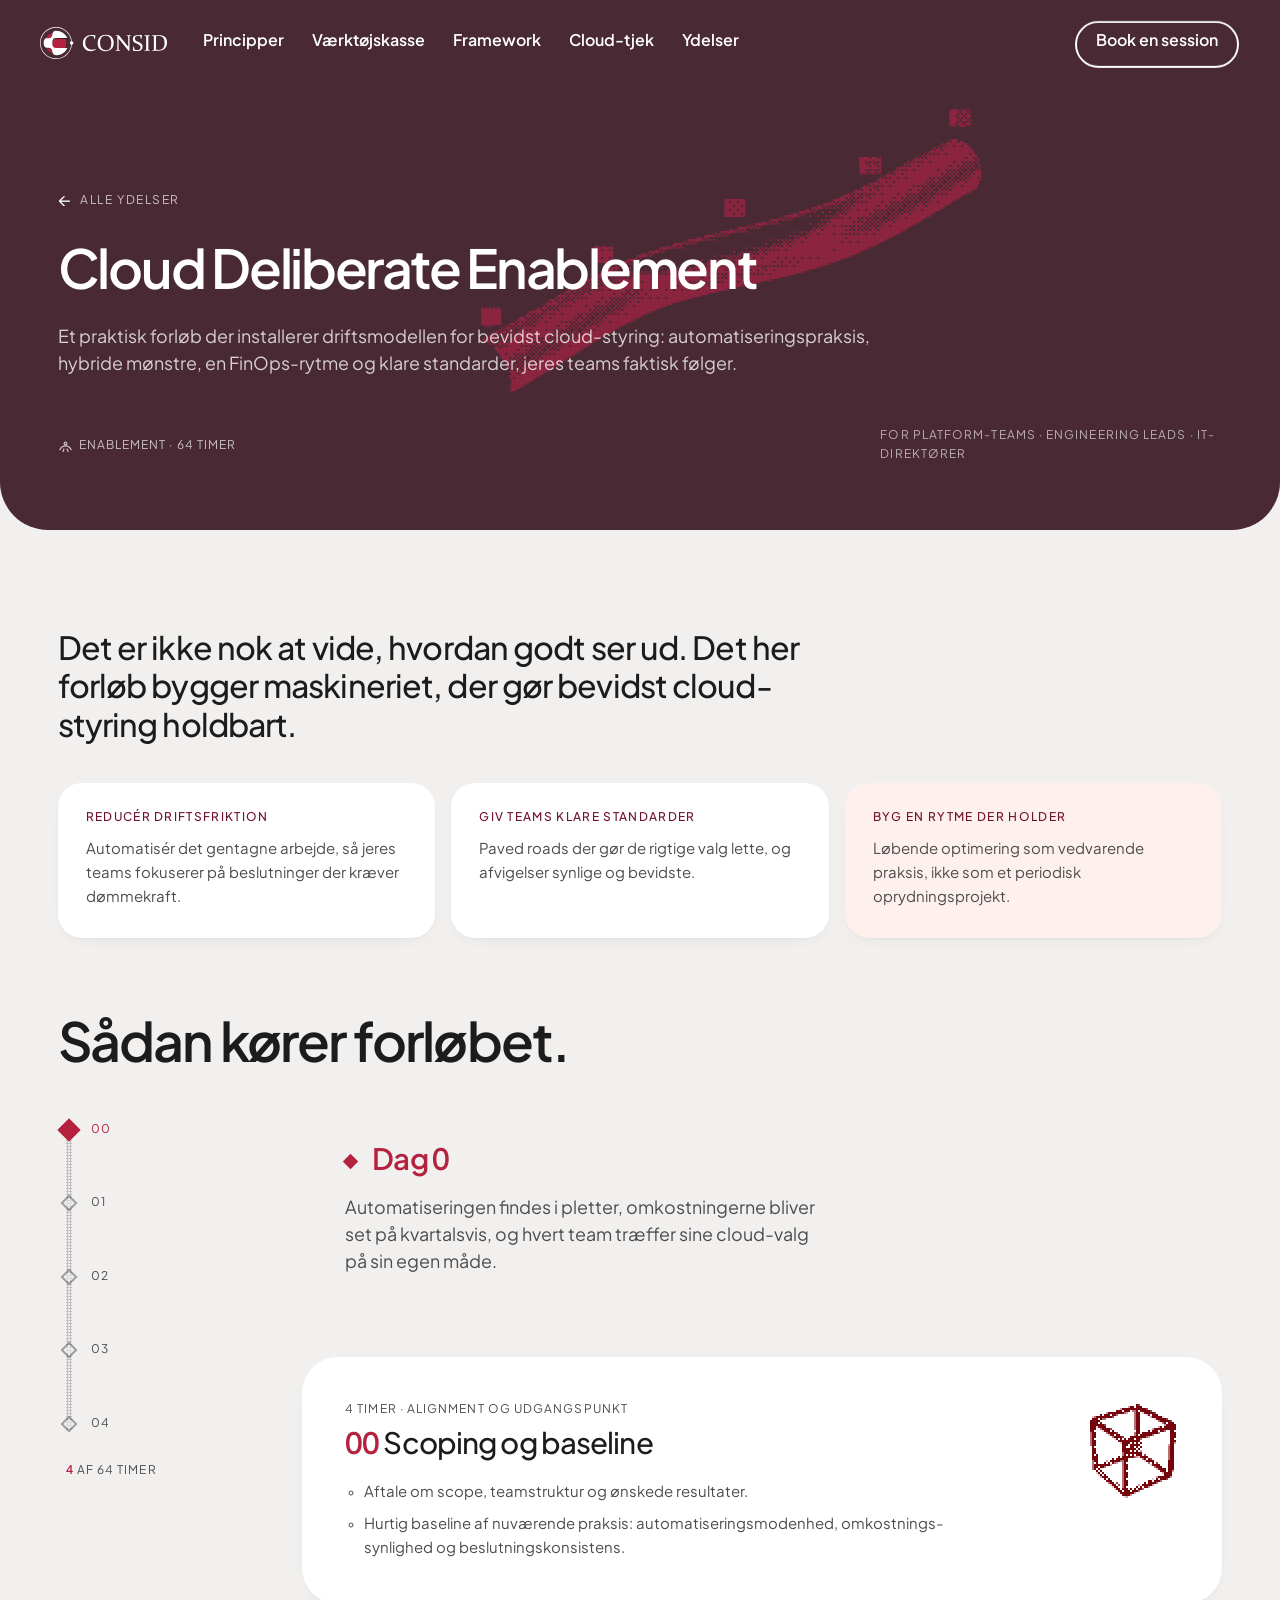
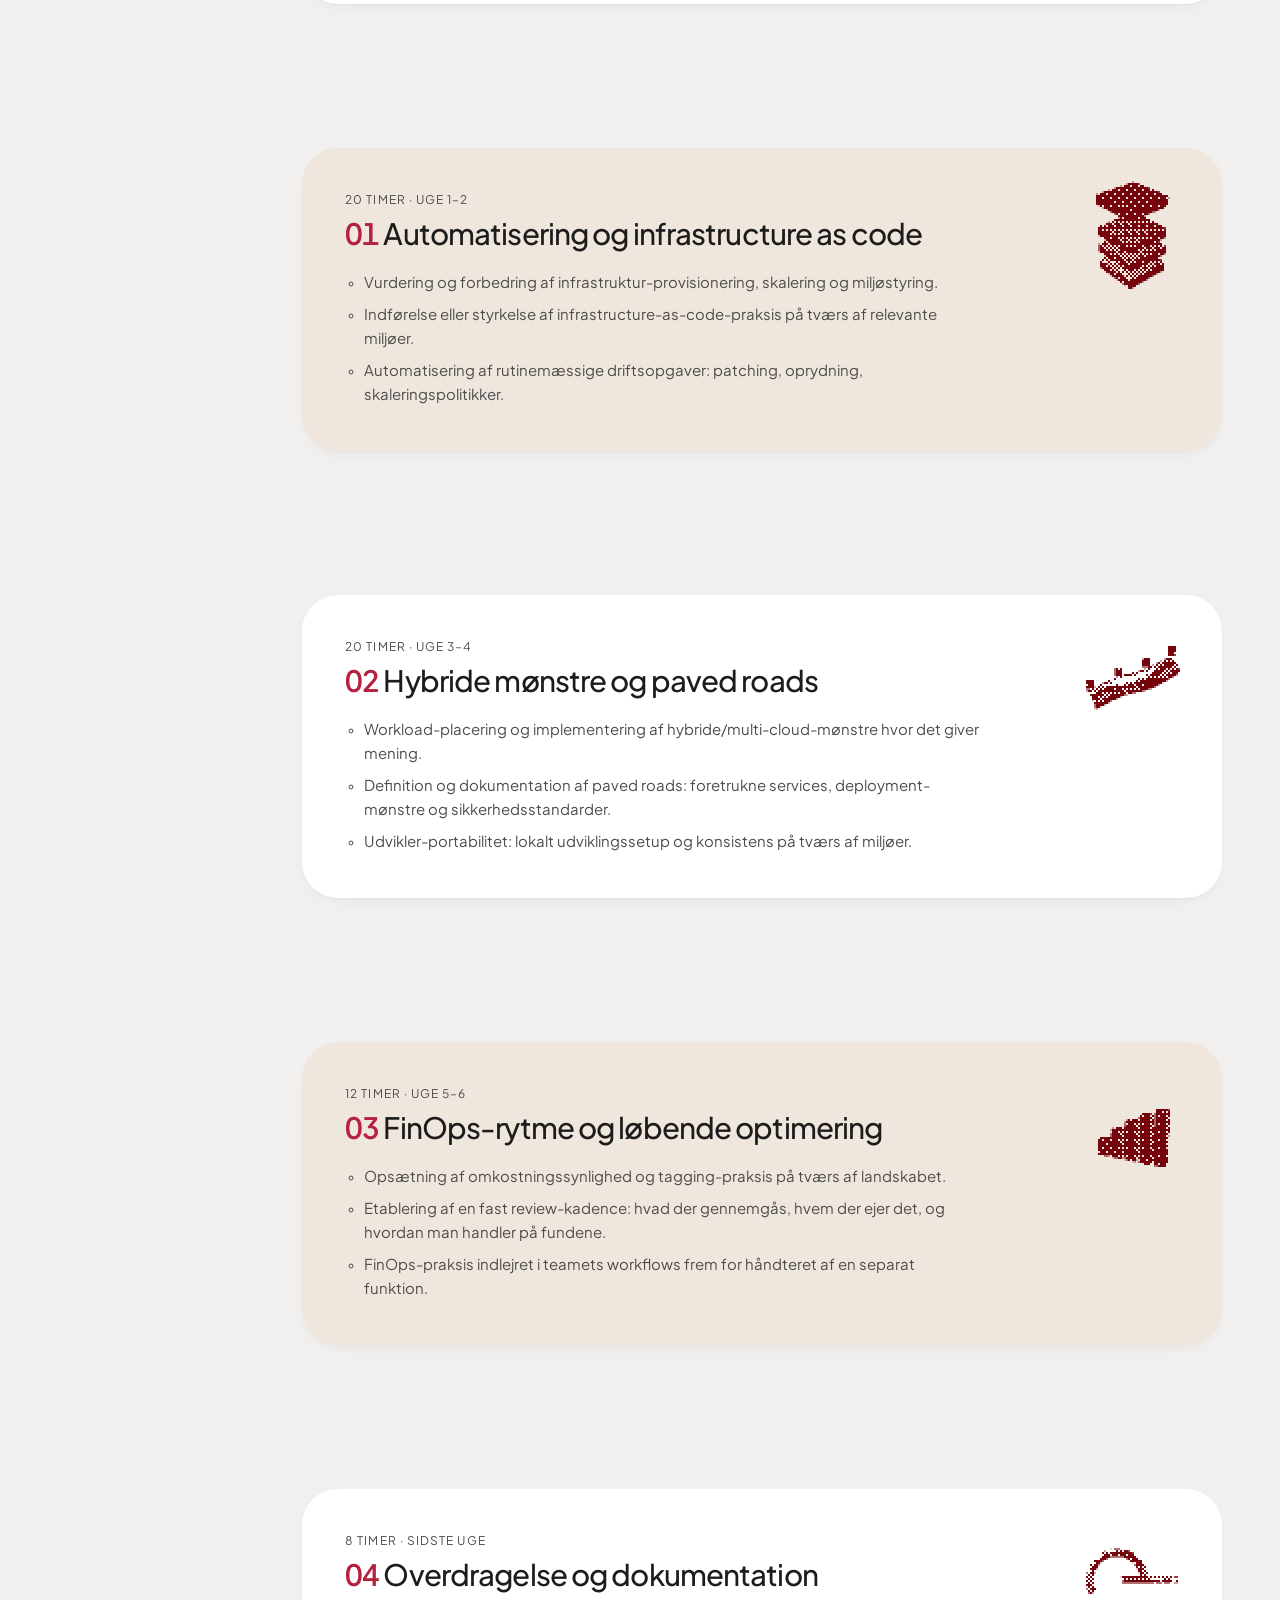
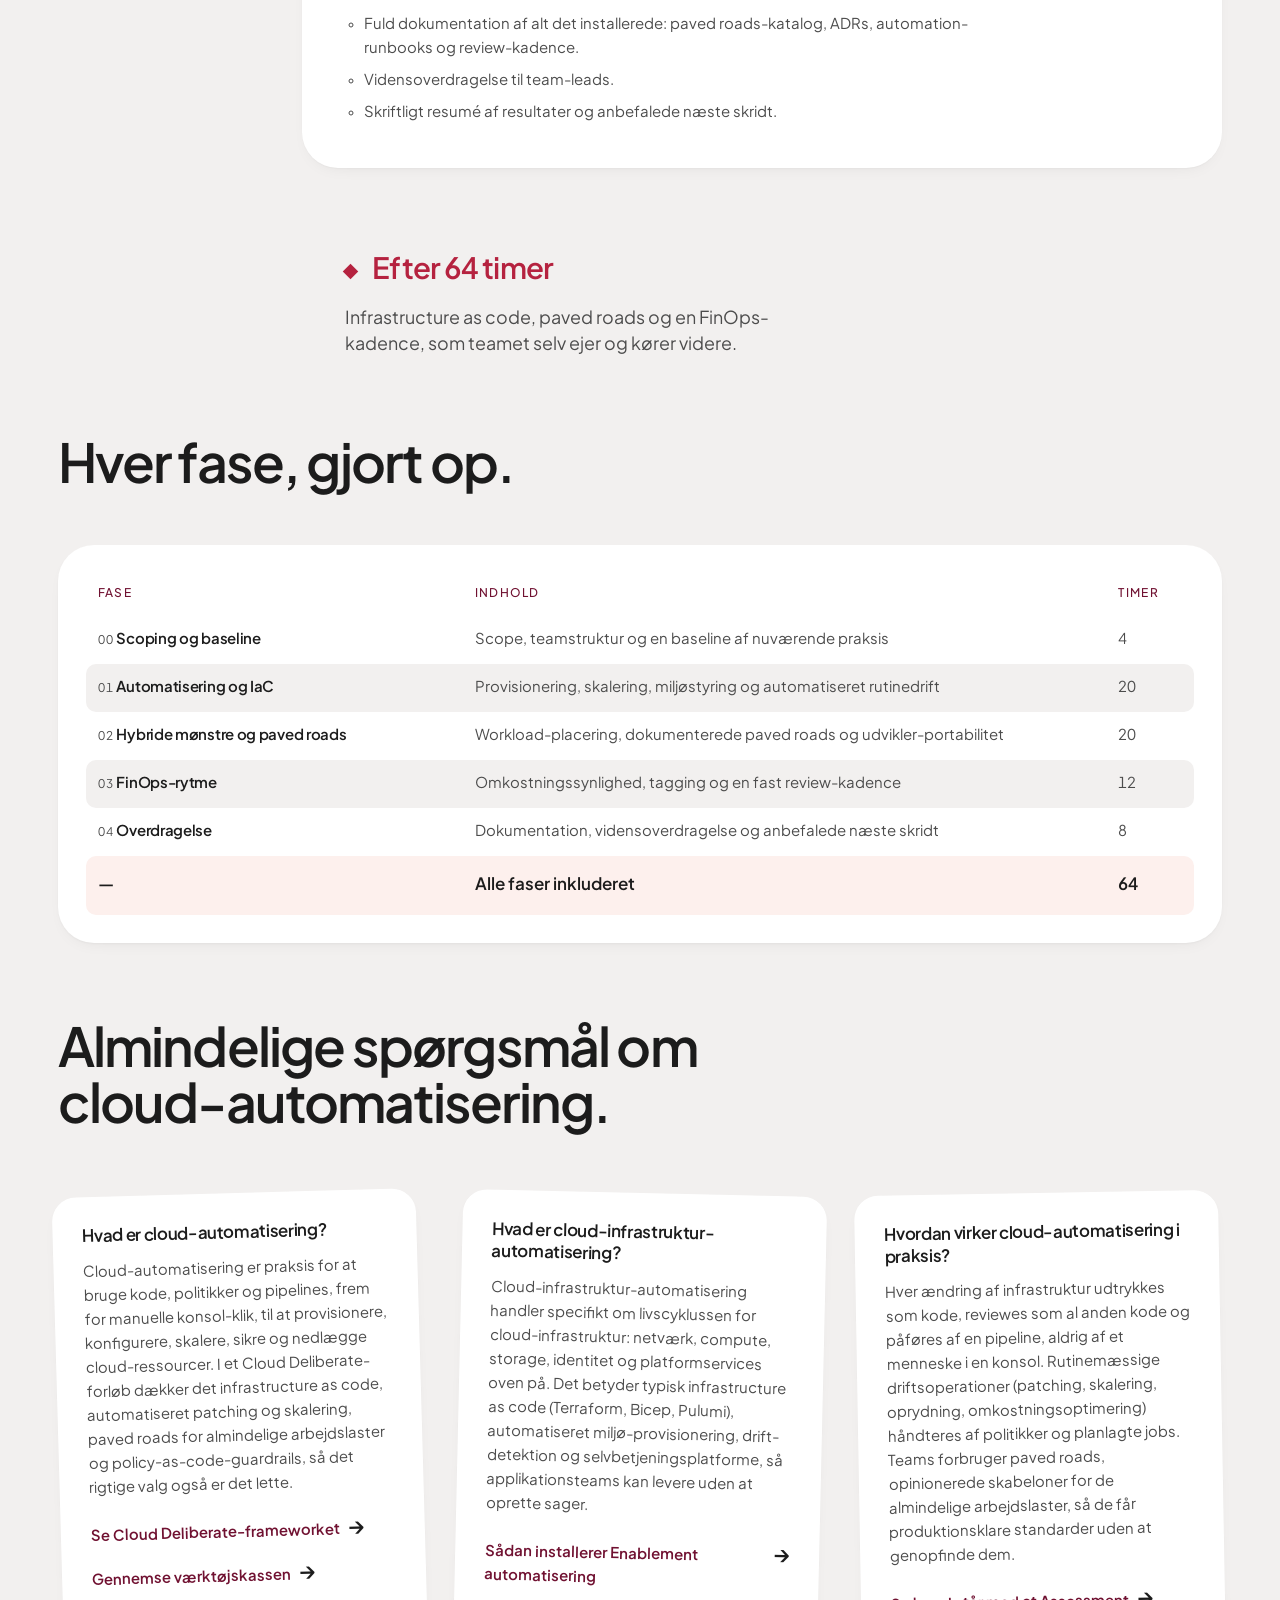
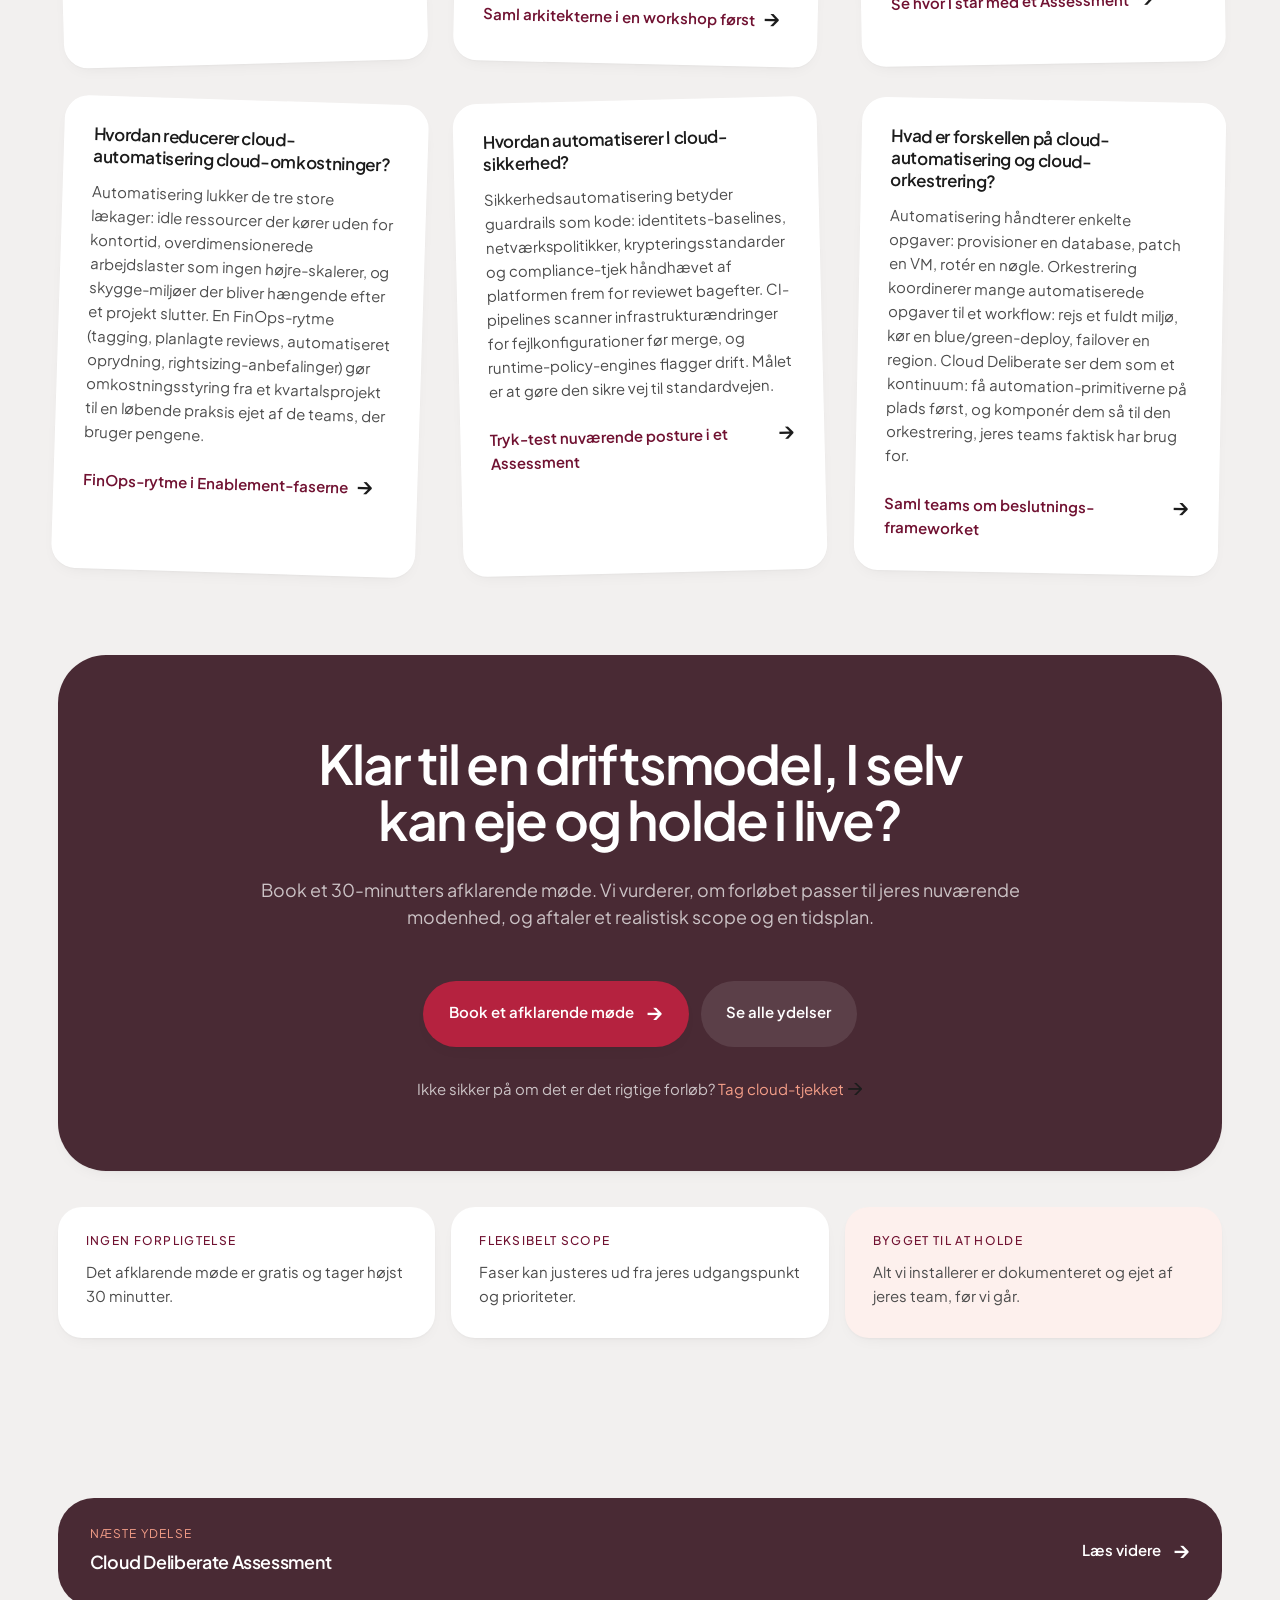
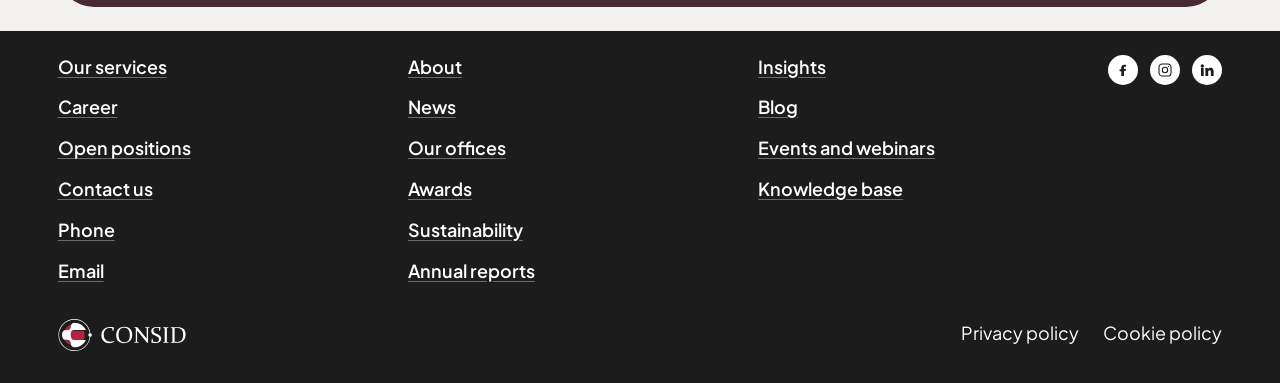
<file: ydelser/enablement.html>
<!doctype html>
<html lang="da">
<head>
<meta charset="utf-8">
<title>Cloud Deliberate Enablement — Consid</title>
<meta name="description" content="Et praktisk forløb der installerer driftsmodellen for bevidst cloud-styring: automatisering, hybride mønstre, en FinOps-rytme og klare standarder, jeres teams faktisk følger.">
<meta name="viewport" content="width=device-width, initial-scale=1">
<meta name="robots" content="noindex,nofollow">
<link rel="canonical" href="https://frijec.github.io/cloud-deliberate/ydelser/enablement.html">
<link rel="icon" type="image/png" href="../assets/favicon.png">
<meta name="theme-color" content="#492A34">
<meta property="og:type" content="website">
<meta property="og:site_name" content="Consid">
<meta property="og:title" content="Cloud Deliberate Enablement — Consid">
<meta property="og:description" content="Et praktisk forløb der installerer driftsmodellen for bevidst cloud-styring: automatisering, hybride mønstre, en FinOps-rytme og klare standarder, jeres teams faktisk følger.">
<meta property="og:url" content="https://frijec.github.io/cloud-deliberate/ydelser/enablement.html">
<meta property="og:image" content="https://frijec.github.io/cloud-deliberate/assets/og/enablement.png">
<meta property="og:image:width" content="1200">
<meta property="og:image:height" content="630">
<meta property="og:image:alt" content="Cloud Deliberate Enablement — Consid">
<meta property="og:locale" content="da_DK">
<meta name="twitter:card" content="summary_large_image">
<meta name="twitter:title" content="Cloud Deliberate Enablement — Consid">
<meta name="twitter:description" content="Et praktisk forløb der installerer driftsmodellen for bevidst cloud-styring: automatisering, hybride mønstre, en FinOps-rytme og klare standarder, jeres teams faktisk følger.">
<meta name="twitter:image" content="https://frijec.github.io/cloud-deliberate/assets/og/enablement.png">
<link rel="stylesheet" href="../assets/site.css">
</head>
<body>
<a class="skip-link" href="#main">Spring til indhold</a>
<nav class="nav nav--onDark" id="nav">
  <div class="nav__in">
    <a class="brand" href="../#top"><img class="brand__mark brand__mark--dark" src="../assets/consid-logo-dark.svg" alt="Consid" width="128" height="32"><img class="brand__mark brand__mark--light" src="../assets/consid-logo-white.svg" alt="Consid" width="128" height="32"></a>
    <div class="nav__links">
      <a class="nav__link" href="../#principper">Principper</a>
      <a class="nav__link" href="../#vaerktoejskasse">Værktøjskasse</a>
      <a class="nav__link" href="../#framework">Framework</a>
      <a class="nav__link" href="../cloud-tjek/">Cloud-tjek</a>
      <a class="nav__link" href="./">Ydelser</a>
      <a class="nav__cta" href="../?ask=moede#kontakt">Book en session</a>
    </div>
  </div>
</nav>
<main id="main">

<article>
<section class="stack ydelse__head">
  <div class="ydelse__illus" data-illus="paved" aria-hidden="true"></div>
  <div class="wrap">
    <a class="backlink" href="./"><span class="arw">←</span> Alle ydelser</a>
    <h1 style="font-size:var(--t-h2);max-width:20ch">Cloud Deliberate Enablement</h1>
    <p class="lead" style="margin-top:var(--s-5)">Et praktisk forløb der installerer driftsmodellen for bevidst cloud-styring: automatiseringspraksis, hybride mønstre, en FinOps-rytme og klare standarder, jeres teams faktisk følger.</p>
    <div class="ydelse__meta">
      <span class="ydelse__kicker"><svg class="oicon" viewBox="0 0 24 24" fill="none" stroke="currentColor" stroke-width="2" stroke-linecap="round" stroke-linejoin="round" aria-hidden="true"><path d="M3 17c4-8 14-8 18 0"/><path d="M8 20l1.5-4M16 20l-1.5-4"/><circle cx="12" cy="7" r="2.2"/></svg>Enablement · 64 timer</span>
      <span class="ydelse__aud">For platform-teams · engineering leads · it-direktører</span>
    </div>
  </div>
</section>

<section class="stack">
  <div class="wrap">
    <h2 class="h2--sub reveal">Det er ikke nok at vide, hvordan godt ser ud. Det her forløb bygger maskineriet, der gør bevidst cloud-styring holdbart.</h2>
    <div class="trio">
      <div class="trio__cell reveal">
        <h3>Reducér driftsfriktion</h3>
        <p>Automatisér det gentagne arbejde, så jeres teams fokuserer på beslutninger der kræver dømmekraft.</p>
      </div>
      <div class="trio__cell reveal">
        <h3>Giv teams klare standarder</h3>
        <p>Paved roads der gør de rigtige valg lette, og afvigelser synlige og bevidste.</p>
      </div>
      <div class="trio__cell reveal">
        <h3>Byg en rytme der holder</h3>
        <p>Løbende optimering som vedvarende praksis, ikke som et periodisk oprydningsprojekt.</p>
      </div>
    </div>
  </div>
</section>

<section class="stack stack--cont" id="forloeb">
  <div class="wrap">
    <h2 class="reveal" style="max-width:16ch">Sådan kører forløbet.</h2>
    <div class="journey">
      <aside class="journey__rail reveal" aria-hidden="true">
        <div class="journey__track">
          <div class="journey__fill"></div>
          <ol class="journey__stations"><li>00</li><li>01</li><li>02</li><li>03</li><li>04</li></ol>
        </div>
        <p class="journey__hours"><b data-hours-now>0</b> af 64 timer</p>
      </aside>
      <div class="journey__chapters">
    <p class="journey__bookend journey__bookend--start reveal"><span class="mono">Dag 0</span> Automatiseringen findes i pletter, omkostningerne bliver set på kvartalsvis, og hvert team træffer sine cloud-valg på sin egen måde.</p>
    <ol class="phases" role="list">
      <li class="phase reveal" role="listitem" data-hours="4">
        <div class="phase__illus" data-illus="frame" aria-hidden="true"></div>
        <p class="phase__meta">4 timer · Alignment og udgangspunkt</p>
        <h3><span class="phase__n">00</span> Scoping og baseline</h3>
        <ul class="phase__points">
            <li>Aftale om scope, teamstruktur og ønskede resultater.</li>
            <li>Hurtig baseline af nuværende praksis: automatiseringsmodenhed, omkostnings&shy;synlighed og beslutnings&shy;konsistens.</li>
        </ul>
      </li>
      <li class="phase reveal" role="listitem" data-hours="20">
        <div class="phase__illus" data-illus="stack" aria-hidden="true"></div>
        <p class="phase__meta">20 timer · Uge 1–2</p>
        <h3><span class="phase__n">01</span> Automatisering og infrastructure as code</h3>
        <ul class="phase__points">
            <li>Vurdering og forbedring af infrastruktur-provisionering, skalering og miljøstyring.</li>
            <li>Indførelse eller styrkelse af infrastructure-as-code-praksis på tværs af relevante miljøer.</li>
            <li>Automatisering af rutinemæssige driftsopgaver: patching, oprydning, skaleringspolitikker.</li>
        </ul>
      </li>
      <li class="phase reveal" role="listitem" data-hours="20">
        <div class="phase__illus" data-illus="road" aria-hidden="true"></div>
        <p class="phase__meta">20 timer · Uge 3–4</p>
        <h3><span class="phase__n">02</span> Hybride mønstre og paved roads</h3>
        <ul class="phase__points">
            <li>Workload-placering og implementering af hybride/multi-cloud-mønstre hvor det giver mening.</li>
            <li>Definition og dokumentation af paved roads: foretrukne services, deployment-mønstre og sikkerheds&shy;standarder.</li>
            <li>Udvikler-portabilitet: lokalt udviklingssetup og konsistens på tværs af miljøer.</li>
        </ul>
      </li>
      <li class="phase reveal" role="listitem" data-hours="12">
        <div class="phase__illus" data-illus="ledger" aria-hidden="true"></div>
        <p class="phase__meta">12 timer · Uge 5–6</p>
        <h3><span class="phase__n">03</span> FinOps-rytme og løbende optimering</h3>
        <ul class="phase__points">
            <li>Opsætning af omkostnings&shy;synlighed og tagging-praksis på tværs af landskabet.</li>
            <li>Etablering af en fast review-kadence: hvad der gennemgås, hvem der ejer det, og hvordan man handler på fundene.</li>
            <li>FinOps-praksis indlejret i teamets workflows frem for håndteret af en separat funktion.</li>
        </ul>
      </li>
      <li class="phase reveal" role="listitem" data-hours="8">
        <div class="phase__illus" data-illus="handoff" data-zoom="4.2" aria-hidden="true"></div>
        <p class="phase__meta">8 timer · Sidste uge</p>
        <h3><span class="phase__n">04</span> Overdragelse og dokumentation</h3>
        <ul class="phase__points">
            <li>Fuld dokumentation af alt det installerede: paved roads-katalog, ADRs, automation-runbooks og review-kadence.</li>
            <li>Videns&shy;overdragelse til team-leads.</li>
            <li>Skriftligt resumé af resultater og anbefalede næste skridt.</li>
        </ul>
      </li>
    </ol>
    <p class="journey__bookend journey__bookend--end reveal"><span class="mono">Efter 64 timer</span> Infrastructure as code, paved roads og en FinOps-kadence, som teamet selv ejer og kører videre.</p>
      </div>
    </div>
  </div>
</section>

<section class="stack stack--cont">
  <div class="wrap">
    <h2 class="reveal" style="max-width:14ch">Hver fase, gjort op.</h2>
    <div class="htable reveal">
      <table>
        <caption class="sr-only">Faser, indhold og timeforbrug for Cloud Deliberate Enablement</caption>
        <colgroup><col class="htable__c1"><col><col class="htable__c3"></colgroup>
        <thead>
          <tr><th scope="col">Fase</th><th scope="col">Indhold</th><th scope="col" class="htable__num">Timer</th></tr>
        </thead>
        <tbody>
          <tr><th scope="row"><span class="htable__no">00</span> Scoping og baseline</th><td>Scope, teamstruktur og en baseline af nuværende praksis</td><td class="htable__num">4</td></tr>
          <tr><th scope="row"><span class="htable__no">01</span> Automatisering og IaC</th><td>Provisionering, skalering, miljøstyring og automatiseret rutinedrift</td><td class="htable__num">20</td></tr>
          <tr><th scope="row"><span class="htable__no">02</span> Hybride mønstre og paved roads</th><td>Workload-placering, dokumenterede paved roads og udvikler-portabilitet</td><td class="htable__num">20</td></tr>
          <tr><th scope="row"><span class="htable__no">03</span> FinOps-rytme</th><td>Omkostningssynlighed, tagging og en fast review-kadence</td><td class="htable__num">12</td></tr>
          <tr><th scope="row"><span class="htable__no">04</span> Overdragelse</th><td>Dokumentation, vidensoverdragelse og anbefalede næste skridt</td><td class="htable__num">8</td></tr>
        </tbody>
        <tfoot>
          <tr><th scope="row">—</th><td>Alle faser inkluderet</td><td class="htable__num">64</td></tr>
        </tfoot>
      </table>
    </div>
  </div>
</section>

<section class="stack stack--cont" id="faq">
  <div class="wrap">
    <h2 class="reveal" style="max-width:20ch">Almindelige spørgsmål om cloud-automatisering.</h2>
    <div class="scatter">
      <div class="scard reveal">
        <h3 class="scard__h">Hvad er cloud-automatisering?</h3>
        <p class="scard__b">Cloud-automatisering er praksis for at bruge kode, politikker og pipelines, frem for manuelle konsol-klik, til at provisionere, konfigurere, skalere, sikre og nedlægge cloud-ressourcer. I et Cloud Deliberate-forløb dækker det infrastructure as code, automatiseret patching og skalering, paved roads for almindelige arbejdslaster og policy-as-code-guardrails, så det rigtige valg også er det lette.</p>
        <p class="scard__links"><a href="../#framework">Se Cloud Deliberate-frameworket <span class="arw">→</span></a><a href="../#vaerktoejskasse">Gennemse værktøjskassen <span class="arw">→</span></a></p>
      </div>
      <div class="scard reveal">
        <h3 class="scard__h">Hvad er cloud-infrastruktur-automatisering?</h3>
        <p class="scard__b">Cloud-infrastruktur-automatisering handler specifikt om livscyklussen for cloud-infrastruktur: netværk, compute, storage, identitet og platformservices oven på. Det betyder typisk infrastructure as code (Terraform, Bicep, Pulumi), automatiseret miljø-provisionering, drift-detektion og selvbetjeningsplatforme, så applikationsteams kan levere uden at oprette sager.</p>
        <p class="scard__links"><a href="#forloeb">Sådan installerer Enablement automatisering <span class="arw">→</span></a><a href="arkitektur-workshop.html">Saml arkitekterne i en workshop først <span class="arw">→</span></a></p>
      </div>
      <div class="scard reveal">
        <h3 class="scard__h">Hvordan virker cloud-automatisering i praksis?</h3>
        <p class="scard__b">Hver ændring af infrastruktur udtrykkes som kode, reviewes som al anden kode og påføres af en pipeline, aldrig af et menneske i en konsol. Rutinemæssige drifts&shy;operationer (patching, skalering, oprydning, omkostnings&shy;optimering) håndteres af politikker og planlagte jobs. Teams forbruger paved roads, opinionerede skabeloner for de almindelige arbejdslaster, så de får produktionsklare standarder uden at genopfinde dem.</p>
        <p class="scard__links"><a href="assessment.html">Se hvor I står med et Assessment <span class="arw">→</span></a></p>
      </div>
      <div class="scard reveal">
        <h3 class="scard__h">Hvordan reducerer cloud-automatisering cloud-omkostninger?</h3>
        <p class="scard__b">Automatisering lukker de tre store lækager: idle ressourcer der kører uden for kontortid, overdimensionerede arbejdslaster som ingen højre-skalerer, og skygge-miljøer der bliver hængende efter et projekt slutter. En FinOps-rytme (tagging, planlagte reviews, automatiseret oprydning, rightsizing-anbefalinger) gør omkostnings&shy;styring fra et kvartalsprojekt til en løbende praksis ejet af de teams, der bruger pengene.</p>
        <p class="scard__links"><a href="#forloeb">FinOps-rytme i Enablement-faserne <span class="arw">→</span></a></p>
      </div>
      <div class="scard reveal">
        <h3 class="scard__h">Hvordan automatiserer I cloud-sikkerhed?</h3>
        <p class="scard__b">Sikkerheds&shy;automatisering betyder guardrails som kode: identitets-baselines, netværkspolitikker, krypteringsstandarder og compliance-tjek håndhævet af platformen frem for reviewet bagefter. CI-pipelines scanner infrastruktur&shy;ændringer for fejl&shy;konfigurationer før merge, og runtime-policy-engines flagger drift. Målet er at gøre den sikre vej til standardvejen.</p>
        <p class="scard__links"><a href="assessment.html">Tryk-test nuværende posture i et Assessment <span class="arw">→</span></a></p>
      </div>
      <div class="scard reveal">
        <h3 class="scard__h">Hvad er forskellen på cloud-automatisering og cloud-orkestrering?</h3>
        <p class="scard__b">Automatisering håndterer enkelte opgaver: provisioner en database, patch en VM, rotér en nøgle. Orkestrering koordinerer mange automatiserede opgaver til et workflow: rejs et fuldt miljø, kør en blue/green-deploy, failover en region. Cloud Deliberate ser dem som et kontinuum: få automation-primitiverne på plads først, og komponér dem så til den orkestrering, jeres teams faktisk har brug for.</p>
        <p class="scard__links"><a href="../#framework">Saml teams om beslutnings&shy;frameworket <span class="arw">→</span></a></p>
      </div>
    </div>
  </div>
</section>

<section class="stack stack--cont" id="naeste-skridt">
  <div class="wrap">
    <div class="ctacard">
      <canvas class="ctacard__noise" aria-hidden="true"></canvas>
      <div class="ctacard__content">
        <h2 class="reveal">Klar til en driftsmodel, I selv kan eje og holde i live?</h2>
        <p class="lead reveal">Book et 30-minutters afklarende møde. Vi vurderer, om forløbet passer til jeres nuværende modenhed, og aftaler et realistisk scope og en tidsplan.</p>
        <div class="ctacard__actions reveal">
          <a class="btn btn--primary" href="../?ask=moede#kontakt">Book et afklarende møde <span class="arw">→</span></a>
          <a class="btn btn--onDark" href="./">Se alle ydelser</a>
        </div>
        <p class="ctacard__alt reveal">Ikke sikker på om det er det rigtige forløb? <a href="../cloud-tjek/">Tag cloud-tjekket <span class="arw">&rarr;</span></a></p>
      </div>
    </div>
    <div class="trio">
      <div class="trio__cell reveal">
        <h3>Ingen forpligtelse</h3>
        <p>Det afklarende møde er gratis og tager højst 30 minutter.</p>
      </div>
      <div class="trio__cell reveal">
        <h3>Fleksibelt scope</h3>
        <p>Faser kan justeres ud fra jeres udgangspunkt og prioriteter.</p>
      </div>
      <div class="trio__cell reveal">
        <h3>Bygget til at holde</h3>
        <p>Alt vi installerer er dokumenteret og ejet af jeres team, før vi går.</p>
      </div>
    </div>
  </div>
</section>

<!-- Ring: assessment → arkitektur-workshop → enablement → assessment -->
<section class="stack stack--cont">
  <div class="wrap">
    <a class="nextup reveal" href="assessment.html">
      <span class="nextup__text">
        <span class="nextup__lab">Næste ydelse</span>
        <b>Cloud Deliberate Assessment</b>
      </span>
      <span class="nextup__go">Læs videre <span class="arw">→</span></span>
    </a>
  </div>
</section>
</article>

</main>

<footer class="footer">
  <div class="wrap">
    <div class="footer__grid">
      <div class="footer__col">
        <a href="https://www.consid.com/services/" target="_blank" rel="noopener">Our services</a>
        <a href="https://www.consid.com/career/" target="_blank" rel="noopener">Career</a>
        <a href="https://www.consid.com/career/open-positions/" target="_blank" rel="noopener">Open positions</a>
        <a href="https://www.consid.com/contact/" target="_blank" rel="noopener">Contact us</a>
        <a href="tel:+4536120210">Phone</a>
        <a href="mailto:info@consid.dk">Email</a>
      </div>
      <div class="footer__col">
        <a href="https://www.consid.com/about/" target="_blank" rel="noopener">About</a>
        <a href="https://www.consid.com/about/news/" target="_blank" rel="noopener">News</a>
        <a href="https://www.consid.com/about/offices/" target="_blank" rel="noopener">Our offices</a>
        <a href="https://www.consid.com/about/awards/" target="_blank" rel="noopener">Awards</a>
        <a href="https://www.consid.com/about/sustainability/" target="_blank" rel="noopener">Sustainability</a>
        <a href="https://www.consid.com/about/annual-reports/" target="_blank" rel="noopener">Annual reports</a>
      </div>
      <div class="footer__col">
        <a href="https://www.consid.com/insights/" target="_blank" rel="noopener">Insights</a>
        <a href="https://www.consid.com/insights/articles/" target="_blank" rel="noopener">Blog</a>
        <a href="https://www.consid.com/insights/events-webinars/" target="_blank" rel="noopener">Events and webinars</a>
        <a href="https://www.consid.com/insights/resources/" target="_blank" rel="noopener">Knowledge base</a>
      </div>
      <div class="footer__social" role="group" aria-label="Consid på sociale medier">
        <a href="https://www.facebook.com/consid.se/" target="_blank" rel="noopener" aria-label="Facebook"><svg viewBox="0 0 24 24" fill="currentColor" aria-hidden="true"><path d="M13.5 21v-7.5h2.5l.5-3h-3V8.5c0-.87.24-1.46 1.5-1.46H16.5V4.32C16.17 4.28 15.06 4.18 13.77 4.18c-2.6 0-4.38 1.58-4.38 4.5v2.02H6.9v3h2.5V21h4.1z"/></svg></a>
        <a href="https://www.instagram.com/consid_ab/" target="_blank" rel="noopener" aria-label="Instagram"><svg viewBox="0 0 24 24" fill="none" stroke="currentColor" stroke-width="1.6" aria-hidden="true"><rect x="3" y="3" width="18" height="18" rx="5"/><circle cx="12" cy="12" r="4"/><circle cx="17.2" cy="6.8" r=".9" fill="currentColor" stroke="none"/></svg></a>
        <a href="https://se.linkedin.com/company/consid-ab" target="_blank" rel="noopener" aria-label="LinkedIn"><svg viewBox="0 0 24 24" fill="currentColor" aria-hidden="true"><path d="M4.98 3.5a2.5 2.5 0 1 1 0 5 2.5 2.5 0 0 1 0-5zM3 9h4v12H3zM9.5 9h3.8v1.7h.05c.53-1 1.83-2 3.77-2 4.03 0 4.78 2.65 4.78 6.1V21h-4v-5.7c0-1.36-.02-3.1-1.9-3.1-1.9 0-2.2 1.48-2.2 3v5.8h-4z"/></svg></a>
      </div>
    </div>
    <div class="footer__bottom">
      <img class="footer__logo" src="../assets/consid-logo-white.svg" alt="Consid" width="128" height="32">
      <div class="footer__legal">
        <a href="https://www.consid.com/legal/privacy-policy/" target="_blank" rel="noopener">Privacy policy</a>
        <a href="https://www.consid.com/legal/cookie-policy/" target="_blank" rel="noopener">Cookie policy</a>
      </div>
    </div>
  </div>
</footer>
<script type="application/ld+json">
{"@context":"https://schema.org","@graph":[{"@type":"Service","name":"Cloud Deliberate Enablement","serviceType":"Enablement","description":"Et praktisk forløb der installerer driftsmodellen for bevidst cloud-styring: automatiseringspraksis, hybride mønstre, en FinOps-rytme og klare standarder, jeres teams faktisk følger. Omfang: 64 timer fordelt på fem faser.","provider":{"@type":"Organization","name":"Consid","url":"https://frijec.github.io/cloud-deliberate/"},"areaServed":"DK","audience":{"@type":"BusinessAudience","audienceType":"Platform-teams, engineering leads, it-direktører"},"additionalProperty":[{"@type":"PropertyValue","name":"Omfang","value":"64 timer"}]},{"@type":"FAQPage","mainEntity":[{"@type":"Question","name":"Hvad er cloud-automatisering?","acceptedAnswer":{"@type":"Answer","text":"Cloud-automatisering er praksis for at bruge kode, politikker og pipelines, frem for manuelle konsol-klik, til at provisionere, konfigurere, skalere, sikre og nedlægge cloud-ressourcer. I et Cloud Deliberate-forløb dækker det infrastructure as code, automatiseret patching og skalering, paved roads for almindelige arbejdslaster og policy-as-code-guardrails, så det rigtige valg også er det lette."}},{"@type":"Question","name":"Hvad er cloud-infrastruktur-automatisering?","acceptedAnswer":{"@type":"Answer","text":"Cloud-infrastruktur-automatisering handler specifikt om livscyklussen for cloud-infrastruktur: netværk, compute, storage, identitet og platformservices oven på. Det betyder typisk infrastructure as code (Terraform, Bicep, Pulumi), automatiseret miljø-provisionering, drift-detektion og selvbetjeningsplatforme, så applikationsteams kan levere uden at oprette sager."}},{"@type":"Question","name":"Hvordan virker cloud-automatisering i praksis?","acceptedAnswer":{"@type":"Answer","text":"Hver ændring af infrastruktur udtrykkes som kode, reviewes som al anden kode og påføres af en pipeline, aldrig af et menneske i en konsol. Rutinemæssige driftsoperationer (patching, skalering, oprydning, omkostningsoptimering) håndteres af politikker og planlagte jobs. Teams forbruger paved roads, opinionerede skabeloner for de almindelige arbejdslaster, så de får produktionsklare standarder uden at genopfinde dem."}},{"@type":"Question","name":"Hvordan reducerer cloud-automatisering cloud-omkostninger?","acceptedAnswer":{"@type":"Answer","text":"Automatisering lukker de tre store lækager: idle ressourcer der kører uden for kontortid, overdimensionerede arbejdslaster som ingen højre-skalerer, og skygge-miljøer der bliver hængende efter et projekt slutter. En FinOps-rytme (tagging, planlagte reviews, automatiseret oprydning, rightsizing-anbefalinger) gør omkostningsstyring fra et kvartalsprojekt til en løbende praksis ejet af de teams, der bruger pengene."}},{"@type":"Question","name":"Hvordan automatiserer I cloud-sikkerhed?","acceptedAnswer":{"@type":"Answer","text":"Sikkerhedsautomatisering betyder guardrails som kode: identitets-baselines, netværkspolitikker, krypteringsstandarder og compliance-tjek håndhævet af platformen frem for reviewet bagefter. CI-pipelines scanner infrastrukturændringer for fejlkonfigurationer før merge, og runtime-policy-engines flagger drift. Målet er at gøre den sikre vej til standardvejen."}},{"@type":"Question","name":"Hvad er forskellen på cloud-automatisering og cloud-orkestrering?","acceptedAnswer":{"@type":"Answer","text":"Automatisering håndterer enkelte opgaver: provisioner en database, patch en VM, rotér en nøgle. Orkestrering koordinerer mange automatiserede opgaver til et workflow: rejs et fuldt miljø, kør en blue/green-deploy, failover en region. Cloud Deliberate ser dem som et kontinuum: få automation-primitiverne på plads først, og komponér dem så til den orkestrering, jeres teams faktisk har brug for."}}]},{"@type":"BreadcrumbList","itemListElement":[{"@type":"ListItem","position":1,"name":"Forside","item":"https://frijec.github.io/cloud-deliberate/"},{"@type":"ListItem","position":2,"name":"Ydelser","item":"https://frijec.github.io/cloud-deliberate/ydelser/"},{"@type":"ListItem","position":3,"name":"Cloud Deliberate Enablement"}]}]}
</script>
<script src="../assets/site.js"></script>
<script type="module" src="../assets/dither.js"></script>
</body>
</html>
</file>
<file: assets/site.css>
/* ============================================================
   CONSID · CLOUD DELIBERATE — shared chrome.

   Tokens, reset, nav/footer, card system, CTA card,
   reveal-on-scroll, plus the Ydelse and homepage components.

   Loaded by EVERY page, the homepage included. The sibling site
   (Directed Agentic Delivery) keeps a duplicate of this file
   inline in its index.html and asks for hand-syncing; that has
   already drifted twice (.stack padding, .chip height). One copy
   here instead.

   Token block below is copied verbatim from that site — the two
   are deliberately the same house.
   ============================================================ */
:root{
  /* Consid's official brand palette — ui.consid.dev/?path=/docs/design-colors--docs.
     Every colour below is one of these swatches, or a color-mix() tint of
     one; nothing off-palette. Ported from the same swap in agentic-futures
     (frijec/agentic-futures@964a4fa), which measured these directly off
     consid.com's live DOM rather than off a screenshot. */
  --c-burgundy:#701131;      /* Primary Dark / Burgundy */
  --c-raspberry:#B5223F;     /* Primary / Raspberry */
  --c-light-orange:#F49E88;  /* Secondary / Light Orange */
  --c-dark-purple:#492A34;   /* Complementary / Dark purple */
  --c-beige:#EFE6DD;         /* Beige */
  --c-greige-15:#F2F0EF;     /* Greige 15 */
  --c-light-orange-15:#FDF0ED; /* Light Orange 15 */
  --c-white:#FFFFFF;
  --c-dark:#1C1C1C;
  --c-muted:#4C4C4C;

  --ink-900:var(--c-dark);
  --ink-800:var(--c-dark);
  --ink-700:color-mix(in srgb, var(--c-dark), white 15%);
  --ink-600:color-mix(in srgb, var(--c-dark), white 30%);
  --graphite:var(--c-muted);
  --stone:var(--c-muted);

  --air:var(--c-greige-15);
  --surface:var(--c-white);
  --sand:var(--c-beige);
  --blush:var(--c-light-orange-15);

  --crimson:var(--c-raspberry);
  --crimson-700:var(--c-burgundy);
  --plum:var(--c-dark-purple);
  --plum-tint:color-mix(in srgb, var(--plum), white 22%);
  --wine:var(--c-burgundy);
  --coral:var(--c-light-orange);
  --hairline:rgba(28,28,28,.08);

  /* ConsidSans is the site's one and only typeface now, matching
     agentic-futures/consid.com's own type system. It only ships
     Regular/Medium/SemiBold (400/500/600) — nothing heavier — so
     anything that asked for 700/900 is capped at 600 below. */
  --font-considsans:"ConsidSans",-apple-system,"Segoe UI","Helvetica Neue",Helvetica,Arial,sans-serif;
  --font-display:var(--font-considsans);
  --font-body:var(--font-considsans);
  --font-mono:var(--font-considsans);
  --font-wordmark:var(--font-considsans);

  /* consid.com's nav/footer chrome — Dark background, Raspberry link
     colour. Same swatches as --ink-900/--crimson above; kept as their
     own tokens since the nav/footer rules reference them by these names. */
  --consid-dark:var(--c-dark);
  --consid-dark-700:color-mix(in srgb, var(--c-dark), black 15%);
  --consid-red:var(--c-raspberry);

  /* The scale used to jump from --t-h3 (max 24px) straight to --t-h2
     (max 57.6px), so every component that needed something in between
     invented its own clamp — ten of them, two pairs near-identical.
     The three --t-title steps fill that gap and every one of those
     component ramps now maps onto one of them. --t-numeral is the
     oversized principle digit, which is a display numeral rather than
     a heading and sizes on its own. */
  --t-display:clamp(2.57rem,6.66vw,5.85rem);
  --t-h2:clamp(2rem,4.2vw,3.6rem);
  --t-numeral:clamp(2.4rem,4.4vw,3.4rem);
  --t-title-lg:clamp(1.5rem,3vw,2.35rem);
  --t-title:clamp(1.375rem,2.5vw,2rem);
  --t-title-sm:clamp(1.3rem,2.3vw,1.9rem);
  --t-h3:clamp(1.2rem,1.7vw,1.5rem);
  --t-lead:clamp(1.0625rem,1.4vw,1.3rem);
  --t-body:1.0625rem;
  --t-small:.9375rem;
  --t-micro:.75rem;

  --s-1:.25rem;--s-2:.5rem;--s-3:.75rem;--s-4:1rem;--s-5:1.5rem;
  --s-6:2rem;--s-7:3rem;--s-8:4rem;--s-9:6rem;--s-10:8rem;

  /* --r-2xs is the control tier: focus rings, checkboxes and the small
     media boxes sit below the card scale, and without a step for them
     three literal values had crept in. */
  --r-2xs:8px; --r-xs:10px; --r-sm:16px; --r-md:24px; --r-lg:36px; --r-xl:48px; --r-pill:999px;

  --lift-1:0 1px 2px rgba(20,20,22,.03), 0 6px 18px -10px rgba(20,20,22,.10);
  --lift-2:0 2px 5px rgba(20,20,22,.04), 0 22px 48px -22px rgba(20,20,22,.20);

  --ease-out:cubic-bezier(.19,.72,.28,1);
  --ease-spring:cubic-bezier(.34,1.32,.48,1);
  --d-fast:150ms;--d-base:260ms;--d-slow:520ms;

  --measure:64ch;
  --gutter:clamp(1.1rem,4.5vw,4rem);
  --maxw:1300px;
  --nav-height:85px;
}

/* ConsidSans — Consid's brand typeface, self-hosted. Replaces the Google
   Fonts Onest/EB Garamond/IBM Plex Mono link that used to sit in every
   page's <head>. */
@font-face{font-family:"ConsidSans";src:url("fonts/ConsidSans-Regular.woff2") format("woff2");font-weight:400;font-style:normal;font-display:swap}
@font-face{font-family:"ConsidSans";src:url("fonts/ConsidSans-Italic.woff2") format("woff2");font-weight:400;font-style:italic;font-display:swap}
@font-face{font-family:"ConsidSans";src:url("fonts/ConsidSans-Medium.woff2") format("woff2");font-weight:500;font-style:normal;font-display:swap}
@font-face{font-family:"ConsidSans";src:url("fonts/ConsidSans-MediumItalic.woff2") format("woff2");font-weight:500;font-style:italic;font-display:swap}
@font-face{font-family:"ConsidSans";src:url("fonts/ConsidSans-SemiBold.woff2") format("woff2");font-weight:600;font-style:normal;font-display:swap}
@font-face{font-family:"ConsidSans";src:url("fonts/ConsidSans-SemiBoldItalic.woff2") format("woff2");font-weight:600;font-style:italic;font-display:swap}

*,*::before,*::after{box-sizing:border-box}
/* This palette is a single warm light theme by design. Declaring it
   stops the browser rendering its own parts — scrollbars, the select
   popup, autofill backgrounds — in dark when the OS is, which is the
   one way an undeclared scheme actually breaks a light-only design. */
html{-webkit-text-size-adjust:100%;scroll-behavior:smooth;color-scheme:light}
body{
  margin:0;background:var(--air);color:var(--ink-800);
  font-family:var(--font-body);font-size:var(--t-body);line-height:1.6;
  -webkit-font-smoothing:antialiased;font-synthesis-weight:none;overflow-x:hidden;
}
h1,h2,h3,h4{font-family:var(--font-display);margin:0;font-weight:600;letter-spacing:-.026em}
h1{font-size:var(--t-display);line-height:.99;letter-spacing:-.042em}
h2{font-size:var(--t-h2);line-height:1.04;letter-spacing:-.034em}
h3{font-size:var(--t-h3);line-height:1.25}
p{margin:0}
strong,b{font-weight:600}
a{color:inherit}
img,svg{display:block;max-width:100%}
button{font:inherit;color:inherit;background:none;border:0;cursor:pointer}
:focus-visible{outline:2px solid var(--crimson);outline-offset:3px;border-radius:var(--r-2xs)}

/* Visually hidden but still announced — used for the hours badge's
   unit word and the hours table's caption. clip-path (not the old
   clip) and white-space:nowrap so the text isn't re-wrapped into a
   1px column before it's read. */
.sr-only{position:absolute;width:1px;height:1px;padding:0;margin:-1px;
  overflow:hidden;clip-path:inset(50%);white-space:nowrap;border:0}

/* Off-screen until focused, rather than display:none — a display:none
   skip link can't ever receive keyboard focus in the first place. */
.skip-link{
  position:absolute;top:var(--s-4);left:var(--s-4);z-index:1000;
  transform:translateY(-150%);
  background:var(--ink-800);color:#fff;padding:.85rem 1.4rem;
  border-radius:var(--r-md);text-decoration:none;white-space:nowrap;
  font-size:var(--t-small);font-weight:600;
  transition:transform var(--d-fast) var(--ease-out);
}
.skip-link:focus{transform:translateY(0)}

.wrap{max-width:var(--maxw);margin-inline:auto;padding-inline:var(--gutter)}
.stack{padding-top:clamp(3.5rem,8vw,7rem);padding-bottom:clamp(1rem,2vw,1.5rem)}
/* A section continuing the one above it, rather than opening the page. */
.stack--cont{padding-top:clamp(2.25rem,4.5vw,3.75rem)}
/* The CTA card is the visual close of the page, not just another
   section — .stack's own padding-bottom (max 24px) reads as a gap
   between two adjacent sections, not the pause before the footer
   starts a new, dark block. Whichever section holds the card, on
   every page, gets the same clamp .stack already uses for its
   padding-top instead. */
.stack:has(> .wrap > .ctacard){padding-bottom:clamp(3.5rem,8vw,7rem)}
.lead{font-size:var(--t-lead);line-height:1.5;color:var(--graphite);max-width:var(--measure)}
.mono{font-family:var(--font-mono);font-size:var(--t-micro);letter-spacing:.13em;text-transform:uppercase}

/* Every mono label on this site is written mixed-case in the HTML and
   uppercased here. Typing the caps into the source makes VoiceOver
   spell short Danish words out letter by letter. */

/* Buttons ------------------------------------------------ */
.btn{
  display:inline-flex;align-items:center;gap:var(--s-3);
  padding:.95rem 1.6rem;border-radius:var(--r-pill);
  font-size:var(--t-small);font-weight:600;text-decoration:none;white-space:nowrap;
  transition:background-color var(--d-fast) var(--ease-out),
             color var(--d-fast) var(--ease-out),
             box-shadow var(--d-base) var(--ease-out),
             transform var(--d-base) var(--ease-spring);
}
/* The halftone arrow: a radial-gradient dot field clipped to the glyph,
   so the site's dither texture shows up even in a text arrow. */
.arw{
  font-size:1.5em;
  background-image:radial-gradient(var(--ink-800) 65%, transparent 70%);
  background-size:2px 2px;background-position:center;
  -webkit-background-clip:text;background-clip:text;color:transparent;
}
/* Anywhere the arrow sits on a dark ground it has to re-dither in white
   — the default --ink-800 dots are invisible on plum. */
.btn--primary .arw,
.ydelse__head .arw,
.leadcard .arw,
.nextup .arw{background-image:radial-gradient(#fff 65%, transparent 70%)}
.btn .arw{transition:transform var(--d-base) var(--ease-spring)}
.btn:hover{transform:translateY(-2px)}
.btn:hover .arw{transform:translateX(5px)}
.btn:active{transform:translateY(0)}
.btn--primary{background:var(--crimson);color:#fff;box-shadow:var(--lift-1)}
.btn--primary:hover{background:var(--crimson-700);box-shadow:var(--lift-2)}
.btn--soft{background:var(--surface);color:var(--ink-800);box-shadow:var(--lift-1)}
.btn--soft:hover{box-shadow:var(--lift-2)}
.btn--onDark{background:rgba(255,255,255,.1);color:#fff}
.btn--onDark:hover{background:rgba(255,255,255,.18)}
.btn:disabled,.btn[aria-disabled="true"]{opacity:.5;cursor:default;pointer-events:none}

/* NAV -----------------------------------------------------
   Matches consid.com's own real header, ported from the same swap in
   agentic-futures (frijec/agentic-futures@964a4fa), which measured it
   directly off consid.com's live computed styles and DOM:
   - Nav links are plain text, Dark by default, no fill on the CTA at
     all — "Book en session" is just red text with an outline.
   - --nav-fg drives regular link + logo colour; --nav-cta drives just
     the CTA, since on consid.com the CTA is red whenever content is
     light but turns white (matching the other links) over a dark hero.
   - .nav--onDark (per-page, unchanged) sets both to white at rest.
   - [data-stuck="true"] (site.js, on scroll) slides a white/blurred
     bar down from behind the nav via `transform`, exactly as
     consid.com does it, and both variants converge on the Dark/red
     scheme once it's in. */
.nav{position:sticky;top:0;z-index:50;font-family:var(--font-body);
  --nav-fg:var(--consid-dark);--nav-cta:var(--consid-red)}
.nav::before{
  content:"";position:absolute;inset:0;
  background:rgba(255,255,255,.8);
  backdrop-filter:saturate(1.8) blur(5px);-webkit-backdrop-filter:saturate(1.8) blur(5px);
  transform:translateY(-100%);
  transition:transform var(--d-base) var(--ease-out);
  pointer-events:none;
}
.nav[data-stuck="true"]::before{transform:translateY(0)}
.nav--onDark:not([data-stuck="true"]){--nav-fg:#fff;--nav-cta:#fff}
.nav__in{
  position:relative;z-index:1;
  display:flex;align-items:center;gap:var(--s-5);
  height:var(--nav-height);padding-inline:40px;
}
.brand{display:flex;align-items:center;text-decoration:none;flex:none;position:relative}
.brand__mark{height:32px;width:auto;display:block;transition:opacity var(--d-fast) var(--ease-out)}
.brand__mark--light{position:absolute;left:0;top:0;opacity:0}
.nav--onDark:not([data-stuck="true"]) .brand__mark--dark{opacity:0}
.nav--onDark:not([data-stuck="true"]) .brand__mark--light{opacity:1}
/* Links sit right after the logo; the CTA is the one pushed to the
   end, via its own margin-left:auto — .nav__links needs flex:1 so
   that auto-margin has real space to push into. */
.nav__links{display:flex;gap:var(--s-1);align-items:center;flex:1}
.nav__link,.nav__cta{text-decoration:none;font-size:16px;font-weight:600;
  padding:.5rem .75rem;border-radius:var(--r-pill);
  transition:color var(--d-fast) var(--ease-out),background-color var(--d-fast) var(--ease-out)}
.nav__link{color:var(--nav-fg)}
.nav__link:hover{background:rgba(255,255,255,.2)}
.nav__cta{color:var(--nav-cta);margin-left:auto;padding:.5rem 1.25rem;border:2px solid var(--nav-cta);position:relative}
/* CTA outline draw — consid.com's own .btn-outline-anim interaction.
   The visible outline is not a CSS border at all: it's an SVG <rect>
   stroked with currentColor, whose dash pattern animates on hover so
   the outline redraws itself around the pill. The dash lengths depend
   on the button's measured size, so site.js injects the SVG and sets
   these custom properties; the CSS border above stays as the no-JS
   fallback and, once the SVG is in, goes transparent while still
   holding its 2px of layout. */
.nav__cta.has-outline-anim{border-color:transparent}
.nav__cta .cta-outline{
  position:absolute;inset:0;overflow:visible;pointer-events:none;
  stroke:currentColor;stroke-width:2;fill:none;
  stroke-dasharray:var(--button-animation-perimeter),0;
  stroke-dashoffset:calc(var(--button-animation-offset) + 20);
  transform:rotateX(180deg);
  transition:stroke-dasharray .9s var(--ease-out),stroke-dashoffset .9s var(--ease-out),
             stroke var(--d-fast) var(--ease-out);
}
.nav__cta:hover .cta-outline{
  stroke-dasharray:var(--button-animation-perimeter),var(--button-animation-perimeter);
  stroke-dashoffset:var(--button-animation-offset);
}
@media (prefers-reduced-motion:reduce){.nav__cta .cta-outline{transition:none}}
/* Below 900px only the logo and CTA stay — same single breakpoint as
   agentic-futures, and now the same rule too: every .nav__link goes,
   with no exception. */
@media (max-width:900px){.nav__links .nav__link{display:none}}

/* CARD system -------------------------------------------- */
/* No horizontal rail here: three offerings and no article archive means
   the scroll-snap rail, its edge mask, the filter chips and initRail's
   FLIP reflow are all machinery with nothing to do. Cards live in a
   plain grid. */
.ocard{
  background:var(--surface);border-radius:var(--r-lg);padding:clamp(1.4rem,2.6vw,1.9rem);
  display:flex;flex-direction:column;gap:var(--s-3);text-decoration:none;min-height:260px;
  box-shadow:var(--lift-1);
  transition:transform var(--d-base) var(--ease-out),box-shadow var(--d-base) var(--ease-out);
}
.ocard:hover{transform:translateY(-6px);box-shadow:var(--lift-2)}
.ocard:active{transform:scale(.97)}
.ocard:nth-child(3n+2){background:var(--sand)}
.ocard:nth-child(5n+4){background:var(--blush)}
.ocard__tag{display:flex;align-items:center;gap:.4em;font-family:var(--font-mono);font-size:var(--t-micro);letter-spacing:.09em;text-transform:uppercase;color:var(--graphite)}
.oicon{width:15px;height:15px;flex:none;stroke:currentColor}
.ocard :is(h2,h3){font-size:var(--t-h3);letter-spacing:-.028em;font-weight:600;line-height:1.25;transition:color var(--d-fast) var(--ease-out)}
.ocard:hover :is(h2,h3){color:var(--wine)}
.ocard p{font-size:var(--t-small);color:var(--graphite);line-height:1.6}
.ocard__foot{margin-top:auto;display:flex;align-items:center;gap:var(--s-3);font-size:var(--t-small);font-weight:600;padding-top:var(--s-4)}
.ocard__foot .arw{transition:transform var(--d-base) var(--ease-spring)}
.ocard:hover .ocard__foot .arw{transform:translateX(5px)}

/* Offering cards — where the sibling site puts a 0/1/2/3 niveau meter,
   this site puts an effort figure and an audience line. Those are the
   two things a reader uses to decide "is this the one for us?".

   These small mono labels are --graphite, not --stone. --stone on
   --sand measures 4.26:1, under the 4.5:1 AA minimum for text this
   size, and every card row that lands on sand would fail — as the
   same pairing does on the sibling site. --graphite clears it on
   sand (5.03), air, blush and surface alike. */
.ocard__top{display:flex;align-items:center;gap:var(--s-3);justify-content:space-between}
/* Plum on white (12.3:1) so it reads as a hard fact, not a soft label. */
.hours{flex:none;font-family:var(--font-mono);font-size:var(--t-micro);font-weight:500;
  letter-spacing:.08em;line-height:1;padding:.42rem .62rem;border-radius:var(--r-pill);
  background:var(--plum);color:#fff;font-variant-numeric:tabular-nums}
.ocard--y .ocard__foot{flex-direction:column;align-items:stretch;gap:var(--s-3)}
.ocard__aud{font-family:var(--font-mono);font-size:var(--t-micro);letter-spacing:.09em;
  text-transform:uppercase;color:var(--graphite);line-height:1.5;font-weight:400;overflow-wrap:anywhere}
.ocard__phases{font-family:var(--font-mono);font-size:var(--t-micro);letter-spacing:.09em;
  text-transform:uppercase;color:var(--graphite);line-height:1.5;font-weight:400;overflow-wrap:anywhere}
.ocard__more{display:flex;align-items:center;justify-content:flex-end;gap:var(--s-3);
  font-weight:600;margin-top:var(--s-2)}

.vgrid{display:grid;grid-template-columns:repeat(3,minmax(0,1fr));gap:var(--s-4);margin-top:var(--s-6)}
@media (max-width:880px){.vgrid{grid-template-columns:repeat(2,minmax(0,1fr))}}
@media (max-width:640px){.vgrid{grid-template-columns:1fr}}

/* CTA + FOOTER -------------------------------------------- */
.ctacard{
  background:var(--plum);color:#fff;border-radius:var(--r-xl);padding:clamp(1.9rem,5vw,4.5rem);
  box-shadow:var(--lift-1);text-align:center;position:relative;overflow:hidden;
}
.ctacard__noise{position:absolute;inset:0;width:100%;height:100%;display:block;pointer-events:none}
@media (prefers-reduced-motion:reduce){.ctacard__noise{display:none}}
.ctacard__content{position:relative;z-index:1}
.ctacard h2{max-width:18ch;margin-inline:auto;margin-top:var(--s-5)}
.ctacard .lead{margin-inline:auto;margin-top:var(--s-5);text-align:center;color:rgba(255,255,255,.72)}
.ctacard__actions{display:flex;gap:var(--s-3);flex-wrap:wrap;justify-content:center;margin-top:var(--s-7)}
/* The route into the tjek for anyone still deciding. It matters most on
   a phone, where the nav link to it is collapsed away. */
.ctacard__alt{margin-top:var(--s-5);text-align:center;font-size:var(--t-small);color:rgba(255,255,255,.72)}
/* nowrap so the arrow never orphans onto a line of its own. */
.ctacard__alt a{color:var(--coral);text-decoration:none;white-space:nowrap}
.ctacard__alt a:hover{text-decoration:underline}
/* FOOTER ----------------------------------------------------
   Matches consid.com's own real footer, ported from the same swap in
   agentic-futures (frijec/agentic-futures@964a4fa) — measured directly
   off its live DOM/computed styles: solid Dark, three plain link
   columns (no separate header — the first link in each column is
   styled exactly like the rest, just first), a row of 30px white
   circular social icons pinned to the end of that row, and a bottom
   row with the logo and two legal links — no copyright line, no
   divider border. */
/* padding-top matches .stack's own small padding-bottom, not its big
   padding-top — the section above (whichever one holds the CTA card)
   now carries the large half of the gap on its own padding-bottom
   (see .stack:has(> .wrap > .ctacard) above), the same way any two
   ordinary .stack sections split their gap: small bottom + big top.
   Giving the footer the big half too would double it. */
.footer{background:var(--consid-dark);color:#fff;font-family:var(--font-body);
  padding-top:clamp(1rem,2vw,1.5rem);padding-bottom:var(--s-6)}
.footer__grid{display:flex;flex-wrap:wrap;gap:var(--s-6) var(--s-5)}
.footer__col{display:flex;flex-direction:column;gap:var(--s-3);flex:1 1 200px}
.footer__col a{color:#fff;font-size:1.125rem;font-weight:600;text-decoration:underline;
  text-underline-offset:.15em;text-decoration-color:rgba(255,255,255,.35);
  transition:text-decoration-color var(--d-fast) var(--ease-out)}
.footer__col a:hover{text-decoration-color:#fff}
.footer__social{display:flex;gap:var(--s-3);align-items:flex-start;margin-left:auto;flex:0 0 auto}
.footer__social a{display:flex;align-items:center;justify-content:center;width:30px;height:30px;
  border-radius:999px;background:#fff;color:var(--consid-dark);transition:opacity var(--d-fast) var(--ease-out)}
.footer__social a:hover{opacity:.8}
.footer__social svg{width:16px;height:16px}
.footer__bottom{margin-top:var(--s-6);
  display:flex;flex-wrap:wrap;gap:var(--s-4);align-items:center;justify-content:space-between}
.footer__logo{display:block;height:32px}
.footer__logo img{height:100%;width:auto;display:block}
.footer__legal{display:flex;flex-wrap:wrap;gap:var(--s-5);align-items:center;font-size:1.125rem;color:#fff}
.footer__legal a{color:#fff;text-decoration:none;transition:opacity var(--d-fast) var(--ease-out)}
.footer__legal a:hover{opacity:.7}

/* REVEAL --------------------------------------------------- */
/* Transition lives on .is-in, not on .reveal — so the hidden state is
   applied at first paint without animating into it. */
.reveal{opacity:0;transform:translateY(16px)}
.reveal.is-in{opacity:1;transform:none;transition:opacity var(--d-slow) var(--ease-out),transform var(--d-slow) var(--ease-out)}
.word{display:inline-block;opacity:0;transform:translateY(.5em)}
.word.is-in{opacity:1;transform:none;transition:opacity 460ms var(--ease-out),transform 460ms var(--ease-out)}

/* ============================================================
   YDELSE DETAIL PAGES
   ============================================================ */

/* The plum band the nav overlays. site.js measures THIS element to flip
   .nav--onDark back to the light nav, so the class name is load-bearing.
   .nav is sticky, not fixed, so without this the band would start
   below the nav's own flow height, leaving the page's light background
   showing through the transparent nav instead of plum. Pulling the head
   up by exactly --nav-height and adding that back as padding — same
   trick the homepage .hero already uses — keeps the h1/lead sitting where
   they did while the plum itself extends up behind the nav. */
.ydelse__head{position:relative;z-index:0;overflow:hidden;background:var(--plum);
  border-radius:0 0 var(--r-xl) var(--r-xl);
  margin-top:calc(-1 * var(--nav-height));
  padding-top:calc(var(--nav-height) + clamp(3.5rem,8vw,7rem));padding-bottom:clamp(2.5rem,6vw,4rem)}
.ydelse__head h1{color:#fff}
.ydelse__head .lead{color:rgba(255,255,255,.78)}
.backlink{display:inline-flex;align-items:center;gap:var(--s-2);text-decoration:none;
  font-family:var(--font-mono);font-size:var(--t-micro);letter-spacing:.13em;
  text-transform:uppercase;color:rgba(255,255,255,.7);margin-bottom:var(--s-6);
  transition:color var(--d-fast) var(--ease-out)}
.backlink:hover{color:#fff}
/* The base .backlink is white, for the plum Ydelse header. On a light
   page it needs ink, or it reads as a stray arrow. */
.backlink--light{color:var(--graphite)}
.backlink--light:hover{color:var(--ink-800)}
.backlink .arw{transition:transform var(--d-base) var(--ease-spring)}
.backlink:hover .arw{transform:translateX(-5px)}
.ydelse__meta{display:flex;gap:var(--s-6);flex-wrap:wrap;align-items:center;
  justify-content:space-between;margin-top:var(--s-7)}
.ydelse__kicker{display:flex;align-items:center;gap:.5em;font-family:var(--font-mono);
  font-size:var(--t-micro);letter-spacing:.09em;text-transform:uppercase;color:rgba(255,255,255,.7)}
/* .55 is the floor for small text on --plum: the sibling site measured
   rgba(255,255,255,.4) at 3.37:1 (fails AA) and .55 at 4.98:1 (passes).
   .62 sits comfortably above it. overflow-wrap because
   "PLATFORM-ANSVARLIGE" is one unbreakable token. */
.ydelse__aud{font-family:var(--font-mono);font-size:var(--t-micro);letter-spacing:.09em;
  text-transform:uppercase;color:rgba(255,255,255,.62);overflow-wrap:anywhere;max-width:38ch}

/* Sized off the viewport, not the header's own box, so it overflows on
   every side and reads as running behind the H1 rather than beside it.
   z-index:-1 keeps the header text above; the header's overflow:hidden
   crops the bleed. Hidden below 900px rather than fighting the H1. */
.ydelse__illus{
  position:absolute;z-index:-1;top:50%;left:50%;
  transform:translate(-42%,-50%);
  width:clamp(900px,95vw,1900px);
  height:clamp(900px,95vw,1900px);
  pointer-events:none;
}
.ydelse__illus canvas{display:block;width:100%;height:100%}
@media (max-width:900px){.ydelse__illus{display:none}}

/* A framing sentence that introduces a section, not a section title.
   Full --t-h2 (up to 3.6rem) on a whole sentence shouts; this sits
   between h2 and h3 and takes a wider measure. */
.h2--sub{font-size:var(--t-title);letter-spacing:-.028em;
  line-height:1.2;font-weight:500;max-width:34ch}

/* Three-up cell block — used twice per detail page, for the "Hvad er
   målet?" goals and the "Næste skridt" reassurances. Same shape of
   content both times: a short heading and one sentence. */
.trio{display:grid;grid-template-columns:repeat(3,minmax(0,1fr));gap:var(--s-4);
  margin-top:clamp(1.5rem,3vw,2.25rem)}
@media (max-width:820px){.trio{grid-template-columns:1fr}}
.trio__cell{background:var(--surface);border-radius:var(--r-md);
  padding:clamp(1.25rem,2.4vw,1.75rem);min-width:0;box-shadow:var(--lift-1)}
.trio__cell:nth-child(3){background:var(--blush)}
.trio__cell h3{font-family:var(--font-mono);font-size:var(--t-micro);font-weight:500;
  letter-spacing:.11em;text-transform:uppercase;color:var(--wine)}
.trio__cell p{margin-top:var(--s-3);font-size:var(--t-small);line-height:1.6;color:var(--graphite)}

/* Phase timeline ----------------------------------------- */
/* .phases and .verbs carry an explicit role="list", and their items
   role="listitem", because display:grid / display:flex on an <li>
   replaces list-item — which drops both the marker and the implicit
   listitem role. With list-style:none on top of that, Safari and
   VoiceOver stop announcing the group as a list at all. */
/* Deliberately NOT the sticky .pstack: that hardcodes five nth-child
   offsets, and these pages carry 3, 4 and 5 phases. A sticky stack of
   tall cards carrying bullet lists occludes the page anyway.
   No connecting rule between phases — space and the tabular numerals do
   the dividing, per the house rule against structural hairlines. */
.phases{list-style:none;margin:clamp(2rem,4vw,3rem) 0 0;padding:0;
  display:flex;flex-direction:column;gap:var(--s-4)}
/* min-width:0 — .phase is a flex child of .phases now that the number
   is no longer a separate grid column; without it a long unbreakable
   word can hold the card open past the viewport, the same failure
   977eb7d fixed elsewhere on the site. */
.phase{background:var(--surface);border-radius:var(--r-lg);min-width:0;
  padding:clamp(1.6rem,3.4vw,2.75rem);box-shadow:var(--lift-1);position:relative}
.phase:nth-child(even){background:var(--sand)}
/* One dithered mark per fase, top-right. Absolutely positioned rather
   than a flex sibling so the meta/title/points column keeps its own
   flow; the heading's max-width leaves it room at every width that
   shows it. Dropped under 640px, where the card is a single narrow
   column and the mark would push the title down. */
.phase__illus{position:absolute;top:clamp(1.1rem,2.4vw,1.8rem);right:clamp(1.1rem,2.4vw,1.8rem);
  width:clamp(96px,10vw,124px);height:clamp(96px,10vw,124px);border-radius:var(--r-2xs);overflow:hidden}
.phase__illus canvas{display:block;width:100%;height:100%}
.phase h3,.phase__meta{max-width:calc(100% - clamp(96px,10vw,124px) - var(--s-4))}
@media (max-width:640px){.phase__illus{display:none} .phase h3,.phase__meta{max-width:none}}

/* Journey rail ------------------------------------------- */
/* Above 900px the phases run as chapters beside a sticky rail: a dotted
   track with one station per fase and an hour count that accumulates as
   you read down. site.js drives is-active / is-done and the fill height.
   Each card keeps its own mark; the rail only carries the storyline.
   The chapters are spaced well apart so the journey has scroll to
   travel through, and the rail has time to move with it. The dotted
   track is a halftone field (the same radial-gradient trick as .arw),
   not a hairline. */
.journey{display:grid;grid-template-columns:minmax(140px,180px) minmax(0,1fr);
  gap:clamp(2rem,5vw,5rem);align-items:start;margin-top:clamp(2rem,4vw,3rem)}
.journey .phases{margin-top:0}
.journey__rail{position:sticky;top:calc(var(--nav-height) + 2rem);
  display:flex;flex-direction:column;gap:var(--s-6)}
.journey__track{position:relative;height:clamp(200px,34vh,340px);padding-left:1.6rem;margin-left:var(--s-2)}
.journey__track::before{content:"";position:absolute;left:0;top:0;bottom:0;width:6px;
  background-image:radial-gradient(var(--stone) 55%,transparent 62%);background-size:3px 3px;opacity:.3}
/* Scaled, not resized: animating height reflows the rail on every step.
   transform-origin keeps it growing downward from the first station. */
.journey__fill{position:absolute;left:0;top:0;width:6px;height:100%;
  background-image:radial-gradient(var(--crimson) 65%,transparent 70%);background-size:3px 3px;
  transform:scaleY(0);transform-origin:top;
  transition:transform var(--d-slow) var(--ease-out)}
.journey__stations{list-style:none;margin:0;padding:0;height:100%;
  display:flex;flex-direction:column;justify-content:space-between}
.journey__stations li{position:relative;font-family:var(--font-mono);font-size:var(--t-micro);
  letter-spacing:.09em;line-height:1;color:var(--stone);transition:color var(--d-base) var(--ease-out)}
.journey__stations li::before{content:"";position:absolute;left:calc(-1.6rem - 3px);top:50%;
  width:12px;height:12px;transform:translateY(-50%) rotate(45deg);
  background:var(--air);border:2px solid var(--stone);opacity:.5;
  transition:transform var(--d-base) var(--ease-spring),background-color var(--d-base) var(--ease-out),
             border-color var(--d-base) var(--ease-out),opacity var(--d-base) var(--ease-out)}
.journey__stations li.is-done,.journey__stations li.is-active{color:var(--crimson)}
.journey__stations li.is-done::before,.journey__stations li.is-active::before{
  background:var(--crimson);border-color:var(--crimson);opacity:1}
.journey__stations li.is-active::before{transform:translateY(-50%) rotate(45deg) scale(1.35)}
.journey__hours{font-family:var(--font-mono);font-size:var(--t-micro);letter-spacing:.09em;
  text-transform:uppercase;color:var(--graphite);margin-left:var(--s-2)}
.journey__hours b{color:var(--crimson);font-weight:600;font-variant-numeric:tabular-nums}
/* The story's two bookends: where you stand on day 0 and what you hold
   at the end. No card and no background, so they read as narration
   around the chapters rather than as two more chapters — but set with
   their own weight: the label in the display face at the fase-title
   size, led by a station diamond that ties them to the rail's track,
   and the sentence at lead size beneath. Held clear of the cards by a
   gap of their own. */
.journey__bookend{display:block;padding-inline:clamp(1.6rem,3.4vw,2.75rem);
  color:var(--graphite);font-size:var(--t-lead);line-height:1.5;max-width:44ch}
.journey__bookend .mono{display:flex;align-items:center;gap:.55em;margin-bottom:var(--s-3);
  font-family:var(--font-display);font-size:var(--t-title-sm);font-weight:600;
  letter-spacing:-.03em;text-transform:none;color:var(--crimson);font-variant-numeric:tabular-nums}
.journey__bookend .mono::before{content:"";flex:none;width:11px;height:11px;
  transform:rotate(45deg);background:var(--crimson)}
.journey__bookend--start{margin-top:var(--s-4);margin-bottom:clamp(3rem,9vh,5.5rem)}
.journey__bookend--end{margin-top:clamp(3rem,9vh,5.5rem)}
@media (max-width:900px){.journey__bookend--start{margin-bottom:var(--s-7)} .journey__bookend--end{margin-top:var(--s-7)}}
@media (min-width:901px){.journey .phases{gap:clamp(4rem,16vh,10rem)}}
@media (max-width:900px){.journey{display:block} .journey__rail{display:none}
  .journey .phases{margin-top:0}}
.phase__meta{font-family:var(--font-mono);font-size:var(--t-micro);letter-spacing:.09em;
  text-transform:uppercase;color:var(--graphite);overflow-wrap:anywhere}
/* Number and title on one line — the number is an inline span inside
   the <h3> rather than a separate oversized display digit in its own
   column, so it reads as part of the heading, not a competing element. */
.phase h3{font-size:var(--t-title-sm);letter-spacing:-.03em;font-weight:500;margin-top:var(--s-2)}
.phase__n{font-weight:600;color:var(--crimson);font-variant-numeric:tabular-nums}
.phase__points{margin-top:var(--s-4);padding-left:1.1em;display:flex;flex-direction:column;gap:var(--s-2)}
.phase__points li{color:var(--graphite);font-size:var(--t-small);line-height:1.6;max-width:56ch}

/* Hours table -------------------------------------------- */
/* table-layout:fixed + <colgroup> is this component's min-width:0. Under
   the default auto layout a table's min-content width is a hard floor no
   cell property can lower — which is exactly how tables overflow narrow
   screens. Fixed tracks plus overflow-wrap on the cells means a long
   Danish compound breaks instead of widening the table, so this never
   needs a horizontal scroll region. */
.htable{background:var(--surface);border-radius:var(--r-lg);box-shadow:var(--lift-1);
  padding:clamp(1rem,2.4vw,1.75rem);margin-top:clamp(2rem,4vw,3rem)}
.htable table{width:100%;table-layout:fixed;border-collapse:separate;border-spacing:0}
.htable__c1{width:34%}
.htable__c3{width:5.5rem}
.htable th,.htable td{text-align:left;vertical-align:baseline;
  padding:var(--s-3);overflow-wrap:anywhere;hyphens:auto}
.htable thead th{font-family:var(--font-mono);font-size:var(--t-micro);font-weight:500;
  letter-spacing:.11em;text-transform:uppercase;color:var(--wine)}
.htable tbody th{font-family:var(--font-display);font-weight:600;font-size:var(--t-small);
  letter-spacing:-.02em;color:var(--ink-900)}
.htable__no{font-family:var(--font-mono);font-size:var(--t-micro);
  font-weight:400;letter-spacing:.09em;color:var(--stone);font-variant-numeric:tabular-nums}
.htable tbody td{font-size:var(--t-small);line-height:1.6;color:var(--graphite)}
.htable tbody tr:nth-child(even) th,
.htable tbody tr:nth-child(even) td{background:var(--air)}
.htable tbody tr:nth-child(even) th{border-radius:var(--r-xs) 0 0 var(--r-xs)}
.htable tbody tr:nth-child(even) td:last-child{border-radius:0 var(--r-xs) var(--r-xs) 0}
.htable__num{text-align:right;font-variant-numeric:tabular-nums}
/* Set off with a blush band and extra padding, not a top border. */
.htable tfoot th,.htable tfoot td{background:var(--blush);font-weight:600;color:var(--ink-900);
  padding-top:var(--s-4);padding-bottom:var(--s-4)}
.htable tfoot th{border-radius:var(--r-xs) 0 0 var(--r-xs)}
.htable tfoot td:last-child{border-radius:0 var(--r-xs) var(--r-xs) 0}
@media (max-width:560px){
  .htable__c1{width:38%}
  .htable__c3{width:3.75rem}
  .htable th,.htable td{padding:var(--s-2);font-size:var(--t-small)}
  .htable thead th{font-size:var(--t-micro)}
}

/* Next-in-ring link -------------------------------------- */
.nextup{display:flex;flex-wrap:wrap;gap:var(--s-5);align-items:center;justify-content:space-between;
  padding:clamp(1.25rem,2.4vw,1.75rem) clamp(1.5rem,2.8vw,2rem);
  background:var(--plum);border-radius:var(--r-lg);text-decoration:none;
  transition:transform var(--d-base) var(--ease-out),box-shadow var(--d-base) var(--ease-out)}
.nextup:hover{transform:translateY(-3px);box-shadow:var(--lift-2)}
.nextup__text{display:flex;flex-direction:column;gap:.3rem;min-width:0}
.nextup__lab{font-family:var(--font-mono);font-size:var(--t-micro);letter-spacing:.1em;
  text-transform:uppercase;color:var(--coral)}
.nextup__text b{font-family:var(--font-display);font-size:var(--t-lead);
  font-weight:600;letter-spacing:-.02em;color:#fff}
.nextup__go{display:flex;align-items:center;gap:var(--s-3);font-size:var(--t-small);
  font-weight:600;color:#fff;flex:none}
.nextup__go .arw{transition:transform var(--d-base) var(--ease-spring)}
.nextup:hover .arw{transform:translateX(5px)}

/* ============================================================
   HOMEPAGE
   ============================================================ */

.railhead{display:flex;flex-wrap:wrap;gap:var(--s-5);align-items:end;justify-content:space-between}

/* HERO --------------------------------------------------- */
.hero{
  padding-block:clamp(3rem,8vw,6rem) 0;position:relative;overflow:hidden;
  min-height:100vh;margin-top:calc(-1 * var(--nav-height));
  display:flex;flex-direction:column;gap:var(--s-6);
}
/* A field of dithered clouds drifting behind the headline — this
   site's principles section is literally headed "Pejlemærker i et
   landskab i bevægelse", and cloud is rather the point here. */
#heroClouds{
  position:absolute;inset:0;width:100%;height:100%;display:block;
  mask-image:radial-gradient(ellipse 62% 58% at 24% 28%, transparent 0%, rgba(0,0,0,.6) 48%, #000 80%);
  -webkit-mask-image:radial-gradient(ellipse 62% 58% at 24% 28%, transparent 0%, rgba(0,0,0,.6) 48%, #000 80%);
}
@media (prefers-reduced-motion:reduce){#heroClouds{display:none}}
.hero__fade{
  position:absolute;inset:0;pointer-events:none;
  background:linear-gradient(to bottom, var(--air) 0%, transparent 20%, transparent 80%, var(--air) 100%);
}
/* Headline centres within whatever space is left above the cards — not
   an exact 50vh pin, which on ~720-800px laptop viewports pushed a
   3-line headline down far enough to overlap the card below. */
.hero__headline{flex:1;display:flex;align-items:center;position:relative;z-index:1;min-height:0}
.hero h1{max-width:17ch}
.hero h1 .pill{
  display:inline-flex;align-items:center;vertical-align:middle;
  background:var(--coral);color:var(--ink-800);border-radius:var(--r-pill);
  padding:.06em .38em .14em;font-size:.86em;letter-spacing:-.03em;
  transform:rotate(-1.4deg);
}
.hero__cards{position:relative;z-index:1;padding-bottom:10vh}
/* On a phone the full-viewport hero left a screen's worth of air above
   the headline; let content set the height there instead. */
@media (max-width:640px){.hero{min-height:0} .hero__headline{padding-block:var(--s-9) var(--s-6)} .hero__cards{padding-bottom:var(--s-7)}
  #heroClouds{mask-image:radial-gradient(ellipse 55% 30% at 30% 14%, transparent 0%, rgba(0,0,0,.6) 55%, #000 85%);
    -webkit-mask-image:radial-gradient(ellipse 55% 30% at 30% 14%, transparent 0%, rgba(0,0,0,.6) 55%, #000 85%)}}
.hero__leadcard{display:flex;flex-direction:column;justify-content:center;gap:var(--s-5);
  max-width:52rem;margin-inline:auto}
.hero__leadcard .lead{color:rgba(255,255,255,.78);max-width:none;font-size:var(--t-body)}
.hero__cta{display:flex;flex-wrap:wrap;gap:var(--s-3)}

.statcard{background:var(--plum);color:#fff;border-radius:var(--r-lg);padding:clamp(1.5rem,3vw,2rem);box-shadow:var(--lift-2)}
.statcard .mono{color:rgba(255,255,255,.45)}

/* Section header with a mark — heading and intro on the left, one
   small dithered shape on the right. Dropped below 760px rather than
   squeezing a 96px canvas next to a wrapping heading. */
.sechead{display:grid;grid-template-columns:1fr clamp(96px,12vw,148px);gap:var(--s-6);align-items:center}
.sechead__text{display:flex;flex-direction:column;gap:var(--s-4);min-width:0}
.sechead__text h2{max-width:20ch}
.sechead__illus{width:100%;aspect-ratio:1;border-radius:var(--r-2xs);overflow:hidden}
.sechead__illus canvas{display:block;width:100%;height:100%}
@media (max-width:760px){.sechead{grid-template-columns:1fr} .sechead__illus{display:none}}

/* SKIFTET — two offset cards ----------------------------- */
.thesis{display:grid;grid-template-columns:minmax(0,1fr) minmax(0,1fr);gap:clamp(1rem,2.5vw,2rem);margin-top:clamp(2rem,4vw,3rem);align-items:start}
@media (max-width:880px){.thesis{grid-template-columns:1fr}}
/* Static, not clickable — no hover lift, box-shadow stays fixed */
.tcard{
  border-radius:var(--r-lg);padding:clamp(1.6rem,3.2vw,2.6rem);box-shadow:var(--lift-1);background:var(--surface);
  display:flex;align-items:center;gap:clamp(1.25rem,3vw,2rem);
}
@media (max-width:560px){.tcard{flex-direction:column;align-items:flex-start;text-align:left}}
.tcard--b{margin-top:clamp(0rem,4vw,3.5rem)}
.tcard__body{min-width:0}
.tcard .mono{color:var(--stone)}
.tcard h3{font-size:var(--t-title);letter-spacing:-.03em;margin-top:var(--s-3);font-weight:500}
.tcard--b h3{color:var(--wine)}
.tcard p{margin-top:var(--s-4);color:var(--graphite);font-size:var(--t-small);line-height:1.6}
.thesis__intro{max-width:34ch}
.card-illus{width:clamp(112px,13vw,152px);height:clamp(112px,13vw,152px);flex:none;border-radius:var(--r-2xs);overflow:hidden}
.card-illus canvas{display:block;width:100%;height:100%}

/* PRINCIPPER — sticky stack ------------------------------ */
/* Four cards, not five. Sticky stacking here doesn't read as sequence,
   it reads as accumulation — these all stay true at once, which is what
   "pejlemærker" means. The plum card is the stack's full stop and the
   only place --coral touches a numeral, so it moves to :nth-child(4)
   rather than leaving the stack to end on blush. min-height guarantees
   the stack has enough travel to visibly stack on a short viewport. */
.pstack{margin-top:clamp(2rem,4vw,3rem);display:flex;flex-direction:column;gap:var(--s-4)}
.pcard{
  position:sticky;border-radius:var(--r-lg);padding:clamp(1.6rem,3.4vw,2.75rem);
  box-shadow:var(--lift-2);display:grid;grid-template-columns:clamp(4.5rem,9vw,6.5rem) 1fr;
  gap:var(--s-5);align-items:start;min-height:clamp(12rem,22vw,16rem);
}
@media (max-width:640px){.pcard{grid-template-columns:1fr;gap:var(--s-3);min-height:0}}
.pcard:nth-child(1){top:5.5rem;background:var(--surface)}
.pcard:nth-child(2){top:6.75rem;background:var(--sand)}
.pcard:nth-child(3){top:8rem;background:var(--blush)}
.pcard:nth-child(4){top:9.25rem;background:var(--plum);color:#fff}
.pcard:nth-child(4) p{color:rgba(255,255,255,.7)}
.pcard:nth-child(4) .pcard__n{color:var(--coral)}
/* Keep the numeral out of a <p>: .pcard p is (0,1,1) and would
   out-specify this (0,1,0), rendering it as body text. Same reason
   .phase__n is a <div>. */
.pcard__n{
  font-family:var(--font-display);font-weight:600;font-size:var(--t-numeral);
  line-height:.9;letter-spacing:-.02em;color:var(--crimson);font-variant-numeric:tabular-nums;
}
.pcard h3{font-size:var(--t-title-sm);letter-spacing:-.03em;font-weight:500}
.pcard p{margin-top:var(--s-3);color:var(--graphite);font-size:var(--t-small);line-height:1.6;max-width:56ch}

/* VÆRKTØJSKASSE — five static cards ---------------------- */
/* .ocard without the link affordance. Five items is the complete list,
   so a rail (which exists for sets that continue past the edge) would
   bury two of them under a heading that promises daily practice. */
.ocard--static{cursor:default}
.ocard--static:hover{transform:none;box-shadow:var(--lift-1)}
.ocard--static:hover :is(h2,h3){color:inherit}

/* FRAMEWORK — five decision verbs ------------------------ */
/* Not a tablist. The sibling site's ladder is a tablist because its four
   niveauer are mutually exclusive — you are at exactly one. These five
   verbs are a sequence you do all of, so role="tablist" would actively
   misdescribe them, and hiding four one-sentence items behind a click
   buys nothing. The inset trough is the part worth keeping: every cell
   renders in what was the selected state, because all five are on. */
.ladderwrap{background:var(--surface);border-radius:var(--r-xl);padding:clamp(1.75rem,4vw,3.5rem);box-shadow:var(--lift-1)}
.ladder__hint{font-size:var(--t-small);color:var(--graphite);max-width:52ch}
.verbs{display:grid;grid-template-columns:repeat(5,minmax(0,1fr));gap:clamp(.25rem,.5vw,.4rem);
  margin:clamp(2.25rem,4.5vw,3.25rem) 0 0;align-items:stretch;list-style:none;
  padding:clamp(.3rem,.55vw,.45rem);background:var(--air);
  border-radius:calc(var(--r-md) + .35rem)}
@media (max-width:900px){.verbs{grid-template-columns:repeat(2,minmax(0,1fr))}}
@media (max-width:560px){.verbs{grid-template-columns:1fr}}
.verb{display:flex;flex-direction:column;gap:clamp(.5rem,1vw,.75rem);min-width:0;
  padding:clamp(.9rem,1.6vw,1.25rem);
  background:var(--surface);border-radius:var(--r-md);box-shadow:var(--lift-1)}
.verb__lab{font-family:var(--font-mono);font-size:var(--t-micro);letter-spacing:.1em;
  text-transform:uppercase;color:var(--stone);display:block}
.verb__name{font-family:var(--font-display);font-size:var(--t-lead);font-weight:600;
  letter-spacing:-.028em;display:block;color:var(--crimson)}
.verb p{font-size:var(--t-small);color:var(--graphite);line-height:1.6}
.ladder__note{margin-top:var(--s-6);font-size:var(--t-small);color:var(--stone);max-width:58ch}

/* BAGGRUND — scattered cards ----------------------------- */
/* Small always-open cards in a loose grid, each nudged a couple of
   degrees off true — reads like a scattered stack of index cards rather
   than a form. The tilt is a per-card custom property (not an nth-child
   pattern repeated in one direction) so neighbours lean different ways.
   Seven tilts here, not five: the sibling site's FAQ has five cards and
   an unlisted sixth would sit perfectly straight among tilted ones. */
.scatter{display:grid;grid-template-columns:repeat(auto-fit,minmax(17rem,1fr));
  gap:clamp(1.5rem,3vw,2.25rem);margin-top:clamp(2.5rem,5vw,3.5rem)}
.scard{background:var(--surface);border-radius:var(--r-md);box-shadow:var(--lift-1);
  padding:clamp(1.4rem,2.4vw,1.85rem);min-width:0;
  transition:transform var(--d-base) var(--ease-spring),box-shadow var(--d-base) var(--ease-out)}
.scard:hover{box-shadow:var(--lift-2);transform:rotate(var(--tilt,0deg)) translateY(-4px)}
/* .reveal's end state is a blanket transform:none, shared with every
   other .reveal on the page, which would otherwise straighten these back
   out the moment their scroll-in animation finishes. */
.scard.reveal{transform:translateY(16px) rotate(var(--tilt,0deg))}
.scard.reveal.is-in{transform:rotate(var(--tilt,0deg))}
.scard:nth-child(1){--tilt:-1.6deg}
.scard:nth-child(2){--tilt:1.3deg}
.scard:nth-child(3){--tilt:-1deg}
.scard:nth-child(4){--tilt:1.8deg}
.scard:nth-child(5){--tilt:-1.4deg}
.scard:nth-child(6){--tilt:1.1deg}
.scard:nth-child(7){--tilt:-1.9deg}
.scard__h{font-family:var(--font-display);font-weight:600;font-size:var(--t-body);
  letter-spacing:-.02em;line-height:1.3}
.scard__b{margin-top:var(--s-3);color:var(--graphite);font-size:var(--t-small);line-height:1.6}
/* --wine is the site's link-on-light colour. Underlined, not coloured
   alone (WCAG 1.4.1) — and on the Enablement FAQ these cross-links are
   the whole point of the block. */
.scard__b a{color:var(--wine);text-decoration:underline;text-underline-offset:3px;
  text-decoration-thickness:1px;transition:color var(--d-fast) var(--ease-out)}
.scard__b a:hover{color:var(--crimson)}
.scard__links{margin-top:var(--s-4);display:flex;flex-direction:column;gap:var(--s-2);
  font-size:var(--t-small)}
.scard__links a{display:inline-flex;align-items:baseline;gap:var(--s-2);color:var(--wine);
  font-weight:600;text-decoration:none;transition:color var(--d-fast) var(--ease-out)}
.scard__links a:hover{color:var(--crimson)}
.scard__links .arw{transition:transform var(--d-base) var(--ease-spring)}
.scard__links a:hover .arw{transform:translateX(4px)}

/* DIN TUR — lead form ------------------------------------ */
/* .leadcard combines with .ctacard: same plum background, same
   WebGL noise-on-hover canvas as the "Næste skridt" CTA cards on the
   ydelse pages, driven by the same querySelector('.ctacard') in
   site.js — this is one component, not a lookalike. These rules
   override .ctacard's centred single-column defaults (built for a
   headline + a button) for a left-aligned, two-column card carrying
   copy and a form instead. */
.leadcard{text-align:left}
.leadcard .ctacard__content{
  display:grid;grid-template-columns:1fr 1fr;gap:clamp(2rem,5vw,4rem);align-items:start;
}
@media (max-width:880px){.leadcard .ctacard__content{grid-template-columns:1fr}}
.leadcard h2{max-width:none;margin-inline:0}
.leadcard .lead{margin-inline:0;text-align:left}
.leadcard__copy{min-width:0}
.leadcard__form{min-width:0}
.leadpoints{list-style:none;margin:var(--s-6) 0 0;padding:0;display:flex;
  flex-direction:column;gap:var(--s-3);font-size:var(--t-small);color:rgba(255,255,255,.78)}
.leadpoints li{display:flex;gap:var(--s-3);align-items:baseline}
.leadpoints .arw{font-size:1.1em;flex:none}

/* Step 1 — the four enquiry types, as a real radio group. Styled to
   look like the pressed/unpressed pill it replaces; the input itself is
   visually hidden but still focusable, so keyboard and screen readers
   get a proper named radio group rather than four buttons. Pills stay
   on --surface/--ink-800 regardless of the card behind them — the same
   white-on-dark pairing already used for .lvl/.dots on the ydelse
   header, so it needs no separate on-plum variant. */
.ask{border:0;padding:0;margin:0;min-width:0}
/* A plain question, not an eyebrow: sighted users need to see what the
   four pills are choosing between, and the answer chosen changes the
   hint and the submit label below. */
.ask__legend{font-size:var(--t-body);font-weight:600;color:#fff;padding:0}
.ask__opts{position:relative;display:flex;flex-wrap:wrap;gap:var(--s-2);margin-top:var(--s-4)}  /* position:relative contains the absolutely-positioned hidden radios,
     so focusing one scrolls to the pills rather than to wherever the
     nearest positioned ancestor happened to be. */
.ask input{position:absolute;width:1px;height:1px;overflow:hidden;clip-path:inset(50%);white-space:nowrap}
.opt{display:inline-flex;align-items:center;padding:.6rem 1.1rem;border-radius:var(--r-pill);
  font-size:var(--t-small);color:var(--graphite);background:var(--surface);box-shadow:var(--lift-1);
  cursor:pointer;user-select:none;
  transition:color var(--d-fast) var(--ease-out),background-color var(--d-fast) var(--ease-out),
             transform var(--d-fast) var(--ease-spring)}
.opt:hover{color:var(--ink-800);transform:translateY(-2px)}
.ask input:checked + .opt{background:var(--coral);color:var(--ink-800)}
.ask input:focus-visible + .opt{outline:2px solid var(--coral);outline-offset:3px}
.ask__hint{margin-top:var(--s-4);font-size:var(--t-small);color:rgba(255,255,255,.78)}

.leadform{display:flex;flex-direction:column;gap:var(--s-4);margin-top:var(--s-6);
  transition:opacity var(--d-base) var(--ease-out)}
/* display:flex above has equal specificity to the browser's built-in
   [hidden]{display:none} and wins on source order, so the hidden
   attribute alone would leave the form's full-height box in place. */
.leadform[hidden]{display:none}
.leadform__grid{display:grid;grid-template-columns:1fr 1fr;gap:var(--s-4)}
@media (max-width:560px){.leadform__grid{grid-template-columns:1fr}}
.field{display:flex;flex-direction:column;gap:.4rem;min-width:0}
.field label{font-family:var(--font-mono);font-size:var(--t-micro);letter-spacing:.08em;
  text-transform:uppercase;color:rgba(255,255,255,.62)}
.field label abbr{text-decoration:none;color:var(--coral);margin-left:.15em}
/* Inputs stay --surface/--ink-900 regardless of card background — an
   off-white field with dark text is legible on any of the site's
   surfaces, and it keeps the same look the form has everywhere else. */
.field input{
  padding:.85rem 1rem;border-radius:var(--r-sm);border:1px solid var(--hairline);
  background:var(--surface);font:inherit;font-size:var(--t-small);color:var(--ink-900);min-width:0
}
.field input:focus-visible{outline:2px solid var(--coral);outline-offset:1px}
.leadform button{align-self:flex-start}
.leadform__privacy{font-size:var(--t-micro);color:rgba(255,255,255,.55);max-width:46ch;line-height:1.6}
#lf-status{
  margin-top:var(--s-5);font-size:var(--t-small);color:var(--coral);max-width:46ch;line-height:1.6;
  opacity:0;transform:translateY(6px);
  transition:opacity var(--d-slow) var(--ease-out),transform var(--d-slow) var(--ease-out);
}
#lf-status.is-in{opacity:1;transform:none}
@media (prefers-reduced-motion:reduce){.leadform,#lf-status{transition:none}}

/* CLOUD-TJEKKET ------------------------------------------ */
/* The lead qualifier at /cloud-tjek/. Four stages live in the page at
   once and only one is shown, so a visitor never waits for a load
   between questions. Sibling-site parallel: Directed Agentic Delivery's
   niveau-tjek keeps its styles inline in the page; this site keeps one
   copy of everything here, per its own file-layout rule. */
.wrap--narrow{max-width:58rem}
.tjek-stage{display:none;margin-top:var(--s-7)}
.tjek-stage.is-active{display:block}
.tjek-stage.is-swap{animation:tjekSwap var(--d-base) var(--ease-out)}
@keyframes tjekSwap{from{opacity:0;transform:translateY(8px)}to{opacity:1;transform:none}}
.tjek-actions{display:flex;flex-wrap:wrap;gap:var(--s-3);margin-top:var(--s-6)}
.tjek-note{margin-top:var(--s-5);color:var(--graphite);font-size:var(--t-small);line-height:1.6;max-width:60ch}

/* Progress + question */
.tjek__head{display:flex;align-items:center;justify-content:space-between;gap:var(--s-4)}
.tjek__head .mono{color:var(--stone)}
.tjek__head-actions{display:flex;align-items:center;gap:var(--s-5)}
.tjek__back,.tjek__skip{font-family:var(--font-mono);font-size:var(--t-micro);letter-spacing:.09em;
  text-transform:uppercase;color:var(--graphite);padding:.5rem 0;text-decoration:none;white-space:nowrap}
.tjek__back:hover,.tjek__skip:hover{color:var(--ink-800)}
/* The escape hatch stays available at every step, but as a quiet link.
   As a full button beside "Start tjekket" it competed with starting at
   the one moment nothing had been invested yet. */
.tjek__skip{color:var(--stone)}
.tjek-skipline{margin-top:var(--s-5);font-size:var(--t-small);color:var(--graphite)}
.tjek-skipline a{color:var(--crimson);text-decoration:none}
.tjek-skipline a:hover{text-decoration:underline}
.tjek__bar{height:3px;background:var(--sand);border-radius:var(--r-pill);margin-top:var(--s-4);overflow:hidden}
.tjek__bar span{display:block;height:100%;width:100%;background:var(--crimson);
  transform:scaleX(.143);transform-origin:left;
  transition:transform var(--d-base) var(--ease-out)}
.tjek__q{font-size:var(--t-title);letter-spacing:-.03em;font-weight:500;
  margin-top:var(--s-6);max-width:26ch}
.tjek__q:focus-visible{outline:none}
.tjek__hint{margin-top:var(--s-3);font-size:var(--t-small);color:var(--graphite)}
.tjek__opts{display:flex;flex-direction:column;gap:var(--s-3);margin-top:var(--s-6)}
.tjek__opt{display:flex;gap:var(--s-4);align-items:flex-start;text-align:left;width:100%;
  background:var(--surface);border:1px solid var(--hairline);border-radius:var(--r-md);
  padding:clamp(1rem,2.2vw,1.35rem) clamp(1.1rem,2.4vw,1.6rem);
  font-size:var(--t-small);line-height:1.55;color:var(--ink-700);
  transition:border-color var(--d-fast) var(--ease-out),background-color var(--d-fast) var(--ease-out),
             transform var(--d-fast) var(--ease-out)}
.tjek__opt:hover{border-color:var(--crimson);transform:translateY(-2px)}
.tjek__opt.is-selected{background:var(--blush);border-color:var(--crimson)}
.tjek__opt__lab{flex:none;font-family:var(--font-mono);font-size:var(--t-micro);letter-spacing:.09em;
  color:var(--crimson);padding-top:.15em}
/* Multi-select uses a real checkbox rather than a button with
   aria-pressed, so keyboard and screen readers get the semantics free.
   appearance:none keeps it focusable while letting it be drawn to
   match the rest of the card. */
.tjek__opt--multi{cursor:pointer;align-items:center}
.tjek__opt--multi:focus-within{border-color:var(--crimson);
  outline:2px solid var(--crimson);outline-offset:3px}
.tjek__opt--multi input[type="checkbox"]{
  appearance:none;-webkit-appearance:none;flex:none;margin:0;width:20px;height:20px;
  border:1.5px solid var(--stone);border-radius:var(--r-2xs);background:var(--surface);
  display:grid;place-content:center;cursor:pointer;
  transition:border-color var(--d-fast) var(--ease-out)}
.tjek__opt--multi input[type="checkbox"]::before{
  content:"";width:10px;height:10px;border-radius:3px;background:var(--crimson);
  transform:scale(0);transition:transform var(--d-fast) var(--ease-spring)}
.tjek__opt--multi input[type="checkbox"]:checked{border-color:var(--crimson)}
.tjek__opt--multi input[type="checkbox"]:checked::before{transform:scale(1)}

/* The 2x2. Deliberateness rises up the page, exposure grows to the
   right, so the cell a visitor lands in explains itself. */
.tjek-quad{display:grid;grid-template-columns:repeat(2,minmax(0,1fr));gap:var(--s-3);
  margin-top:var(--s-6)}
.tjek-quad--intro{margin-top:var(--s-6)}
.tjek-quad__cell{background:var(--surface);border:1px solid var(--hairline);border-radius:var(--r-md);
  padding:clamp(.9rem,2vw,1.25rem);transition:background-color var(--d-base) var(--ease-out),
  border-color var(--d-base) var(--ease-out)}
.tjek-quad__cell .mono{display:block;color:var(--stone)}
.tjek-quad__cell p{margin-top:var(--s-2);font-size:var(--t-micro);line-height:1.5;color:var(--graphite)}
.tjek-quad__cell.is-you{background:var(--plum);border-color:var(--plum)}
.tjek-quad__cell.is-you .mono{color:var(--coral)}
.tjek-quad__cell.is-you p{color:rgba(255,255,255,.78)}

/* Result */
.tjek-result__quad{color:var(--stone);margin-bottom:var(--s-3)}
.tjek-result__title{font-size:var(--t-title-lg);letter-spacing:-.034em;font-weight:600;
  line-height:1.08;max-width:22ch}
.tjek-result__title:focus-visible{outline:none}
.tjek-axes{display:grid;grid-template-columns:repeat(2,minmax(0,1fr));gap:var(--s-4);margin-top:var(--s-6)}
.tjek-axis{background:var(--sand);border-radius:var(--r-md);padding:clamp(1rem,2.4vw,1.5rem);min-width:0}
/* --graphite, not --stone: on the sand card at 12px, stone measures
   4.26:1 and AA wants 4.5. */
.tjek-axis .mono{color:var(--graphite)}
.tjek-axis p{font-size:var(--t-title-sm);font-weight:600;letter-spacing:-.03em;
  color:var(--crimson);margin-top:var(--s-2)}
.tjek-axis__d{display:block;margin-top:var(--s-2);font-size:var(--t-micro);line-height:1.5;color:var(--graphite)}
.tjek-limit{margin-top:var(--s-5);font-size:var(--t-small);line-height:1.6;color:var(--graphite)}
.tjek-limit strong{color:var(--ink-800)}
.tjek-limit a{color:var(--crimson);text-decoration:none;white-space:nowrap}
.tjek-ydelse{margin-top:var(--s-6);background:var(--blush);border-radius:var(--r-lg);
  padding:clamp(1.4rem,3vw,2.2rem)}
.tjek-ydelse .mono{color:var(--wine)}
.tjek-ydelse h3{display:flex;flex-wrap:wrap;align-items:center;gap:var(--s-3);
  font-size:var(--t-h3);letter-spacing:-.03em;margin-top:var(--s-3)}
.tjek-ydelse .btn{margin-top:var(--s-5)}

/* Form. Its own rules rather than .leadform's, which are written for
   white text on the plum CTA card. */
.tjekform__only{margin-top:var(--s-4);font-size:var(--t-small);color:var(--stone)}
.tjekform{margin-top:var(--s-6)}
.field__hint{font-size:var(--t-micro);line-height:1.5;color:var(--stone)}
.tjekform__grid{display:grid;grid-template-columns:repeat(2,minmax(0,1fr));gap:var(--s-4)}
.tjekform .field{display:flex;flex-direction:column;gap:.4rem;min-width:0}
.tjekform .field--full{grid-column:1/-1}
.tjekform label{font-family:var(--font-mono);font-size:var(--t-micro);letter-spacing:.09em;
  text-transform:uppercase;color:var(--graphite)}
.tjekform abbr{text-decoration:none;color:var(--crimson);padding-left:.25em}
.tjekform input,.tjekform select,.tjekform textarea{
  font:inherit;font-size:var(--t-small);color:var(--ink-800);background:var(--surface);
  border:1px solid var(--hairline);border-radius:var(--r-sm);padding:.8rem 1rem;width:100%}
.tjekform textarea{resize:vertical;min-height:4.5rem;line-height:1.55}
.tjekform input[aria-invalid="true"]{border-color:var(--crimson)}
.tjekform__hp{position:absolute;left:-9999px;width:1px;height:1px;overflow:hidden}
.tjekform__error{margin-top:var(--s-4);color:var(--crimson);font-size:var(--t-small)}
.tjekform__privacy{margin-top:var(--s-4);font-size:var(--t-micro);color:var(--stone);line-height:1.6}
.tjekform__done{font-size:var(--t-lead);line-height:1.5;color:var(--ink-700);max-width:52ch}
.tjekform__done:focus-visible{outline:none}
.tjekform__done a{color:var(--crimson)}
#tjek-submit[disabled]{opacity:.6;cursor:progress}
@media (max-width:640px){
  .tjekform__grid{grid-template-columns:1fr}
  .tjek-axes{grid-template-columns:1fr}
  .tjek-quad__cell p{font-size:var(--t-micro)}
}

@media (prefers-reduced-motion:reduce){
  html{scroll-behavior:auto}
  *,*::before,*::after{animation-duration:.001ms!important;animation-iteration-count:1!important;transition-duration:.001ms!important}
  .reveal,.word{opacity:1;transform:none}
  .pcard{position:static}
}
</file>
